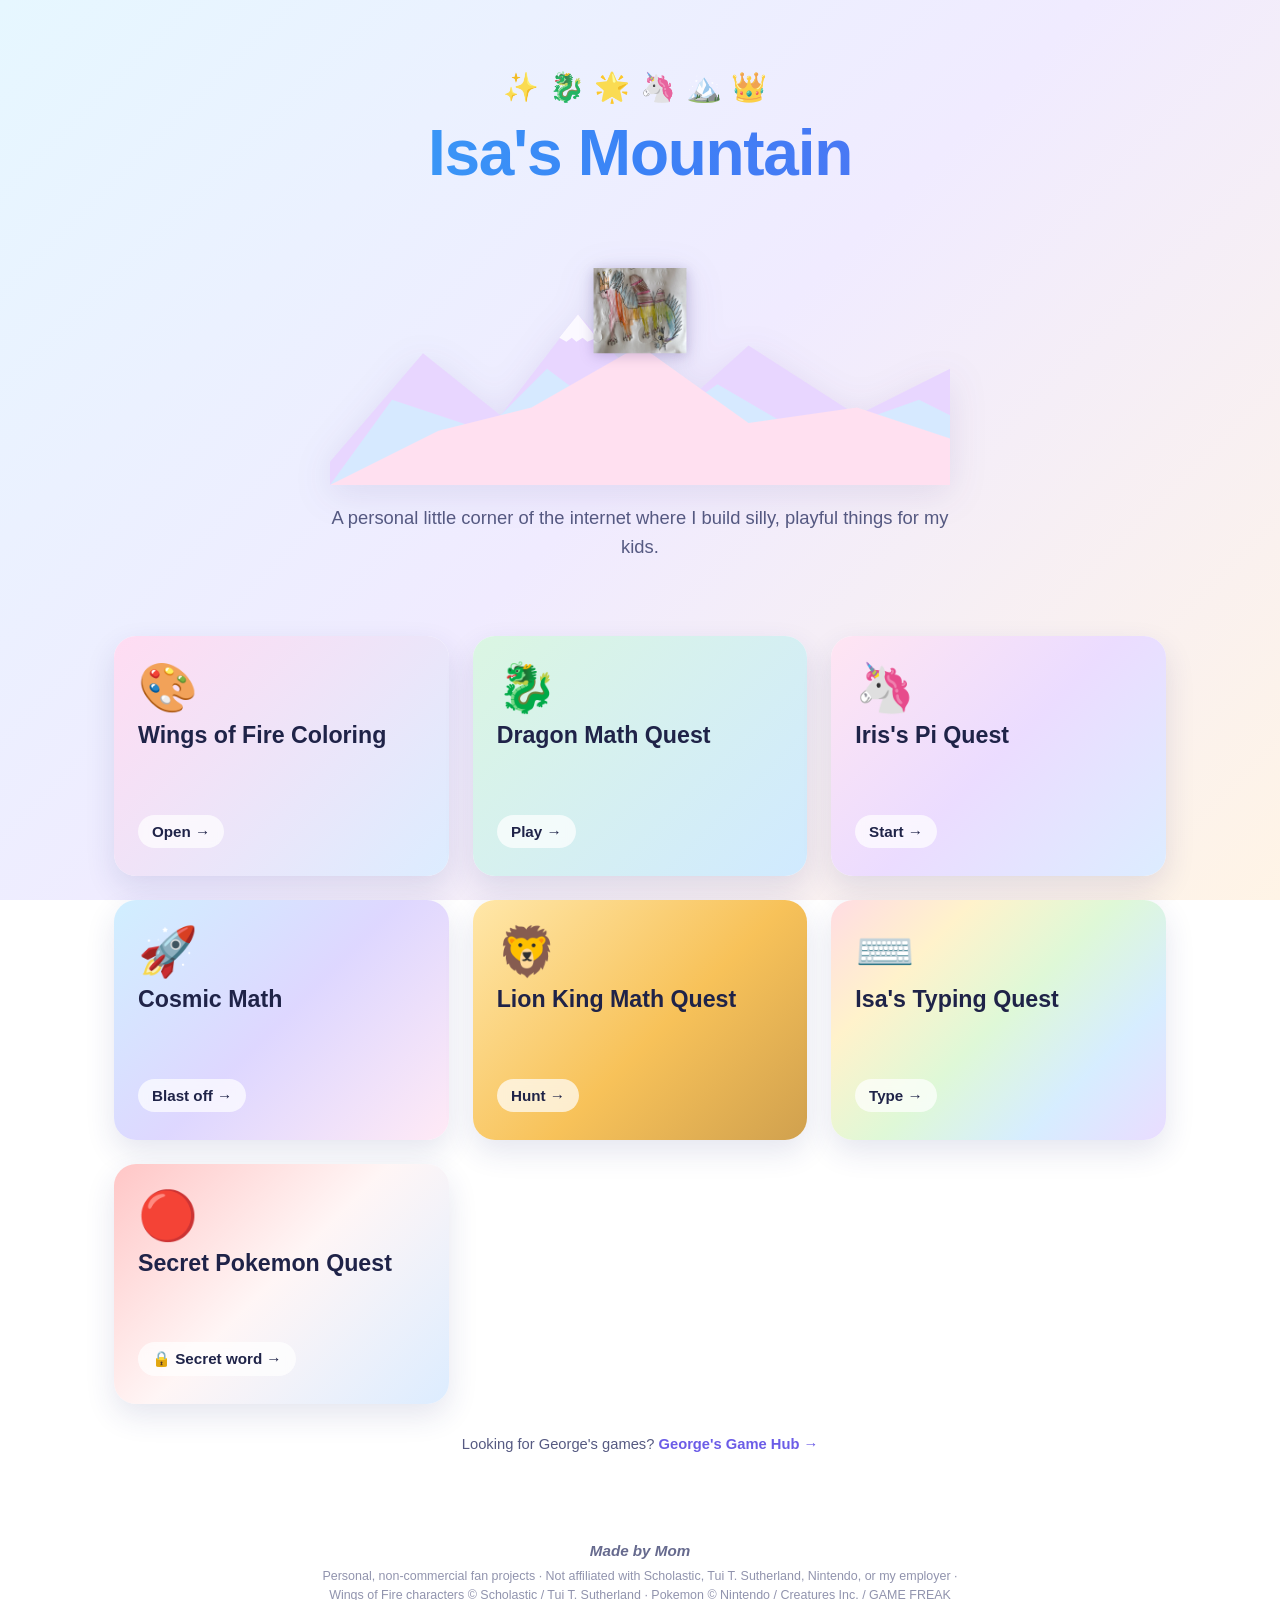
<file: index.html>
<!DOCTYPE html>
<html lang="en">
<head>
  <meta charset="UTF-8" />
  <meta name="viewport" content="width=device-width, initial-scale=1.0" />
  <title>Isa's Mountain — fun things for Iris</title>
  <link rel="stylesheet" href="styles.css?v=20260912" />
</head>
<body>
  <header class="hero">
    <div class="sparkles" aria-hidden="true">
      <span>✨</span><span>🐉</span><span>🌟</span><span>🦄</span><span>🏔️</span><span>👑</span>
    </div>
    <h1>Isa's Mountain</h1>
    <div class="hero-visual">
      <svg class="mountain" viewBox="0 0 800 360" xmlns="http://www.w3.org/2000/svg" preserveAspectRatio="xMidYMax meet" role="img" aria-label="Isa, Iris's dragon, perched on a mountain peak">
        <!-- back range -->
        <path d="M 0 330 L 120 190 L 220 270 L 320 140 L 440 270 L 540 180 L 680 270 L 800 210 L 800 360 L 0 360 Z" fill="#e8d6ff" />
        <!-- snow on back peak -->
        <path d="M 296 170 L 320 140 L 344 170 L 332 175 L 326 170 L 318 175 L 312 170 L 305 175 Z" fill="#ffffff" opacity="0.85" />
        <!-- mid range -->
        <path d="M 0 360 L 80 250 L 200 290 L 280 210 L 400 300 L 500 230 L 620 300 L 760 250 L 800 270 L 800 360 Z" fill="#d6e9ff" />
        <!-- front range (the tallest peak Isa stands on) -->
        <path d="M 0 360 L 140 290 L 260 260 L 400 180 L 540 280 L 680 260 L 800 300 L 800 360 Z" fill="#ffe0f0" />
        <!-- Isa, queen of the mountain — bottom-centered on the front peak (400, 180) -->
        <image href="images/isa.png" x="340" y="80" width="120" height="110" preserveAspectRatio="xMidYMax meet" />
      </svg>
    </div>
    <p class="tagline">A personal little corner of the internet where I build silly, playful things for my kids.</p>
  </header>

  <main>
    <section class="cards">

      <a class="card card--coloring" href="https://angelakim0126.github.io/wings-of-fire-coloring/">
        <div class="card__emoji">🎨</div>
        <h2>Wings of Fire Coloring</h2>
        <span class="card__cta">Open →</span>
      </a>

      <a class="card card--snake" href="https://angelakim0126.github.io/dragon-math-quest/">
        <div class="card__emoji">🐉</div>
        <h2>Dragon Math Quest</h2>
        <span class="card__cta">Play →</span>
      </a>

      <a class="card card--pi-iris" href="https://angelakim0126.github.io/pi-iris/">
        <div class="card__emoji">🦄</div>
        <h2>Iris's Pi Quest</h2>
        <span class="card__cta">Start →</span>
      </a>

      <a class="card card--cosmic" href="https://angelakim0126.github.io/iris-math/">
        <div class="card__emoji">🚀</div>
        <h2>Cosmic Math</h2>
        <span class="card__cta">Blast off →</span>
      </a>

      <a class="card card--lionking" href="lion-king-math/">
        <div class="card__emoji">🦁</div>
        <h2>Lion King Math Quest</h2>
        <span class="card__cta">Hunt →</span>
      </a>

      <a class="card card--typing" href="typing-quest/">
        <div class="card__emoji">⌨️</div>
        <h2>Isa's Typing Quest</h2>
        <span class="card__cta">Type →</span>
      </a>

      <a class="card card--pokemon" href="pokemon-quest/">
        <div class="card__emoji">🔴</div>
        <h2>Secret Pokemon Quest</h2>
        <span class="card__cta">🔒 Secret word →</span>
      </a>

    </section>

    <p class="sibling-link">Looking for George's games? <a href="https://angelakim0126.github.io/gaminghub/">George's Game Hub →</a></p>
  </main>

  <footer>
    <p class="made-by">Made by Mom</p>
    <p class="disclaimer">Personal, non-commercial fan projects · Not affiliated with Scholastic, Tui T. Sutherland, Nintendo, or my employer · Wings of Fire characters © Scholastic / Tui T. Sutherland · Pokemon © Nintendo / Creatures Inc. / GAME FREAK</p>
  </footer>
</body>
</html>
</file>
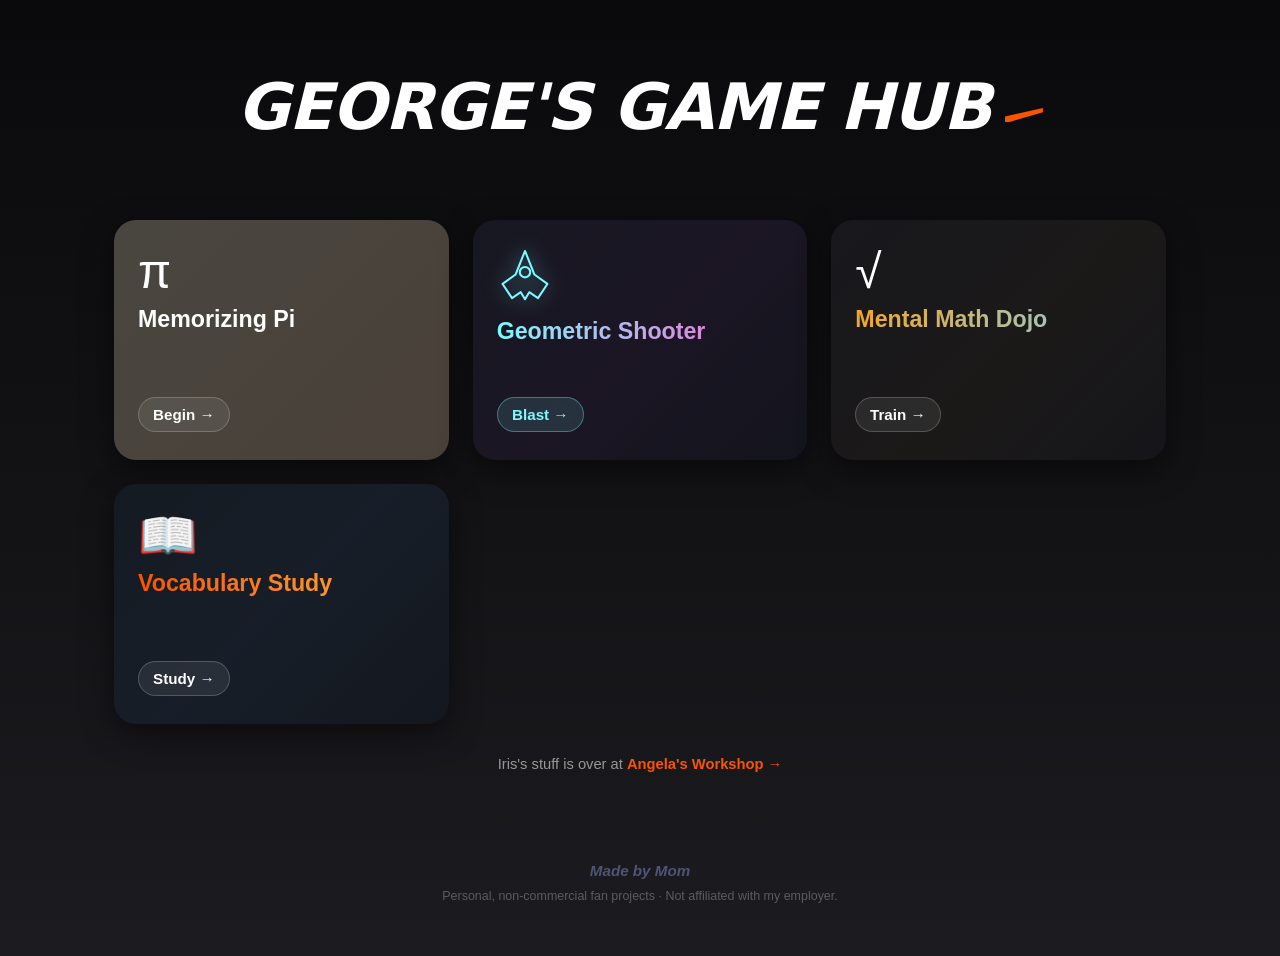
<file: gaminghub/index.html>
<!DOCTYPE html>
<html lang="en">
<head>
  <meta charset="UTF-8" />
  <meta name="viewport" content="width=device-width, initial-scale=1.0" />
  <title>George's Game Hub</title>
  <link rel="stylesheet" href="../styles.css?v=20260725a" />
</head>
<body class="mode-george">
  <header class="hero">
    <div class="title-row">
      <h1>George's Game Hub</h1>
    </div>
  </header>

  <main>
    <section class="cards">

      <a class="card card--pi-george" href="https://angelakim0126.github.io/pi/">
        <div class="card__emoji">π</div>
        <h2>Memorizing Pi</h2>
        <span class="card__cta">Begin →</span>
      </a>

      <a class="card card--storm" href="https://angelakim0126.github.io/geometry-storm/">
        <div class="card__emoji card__emoji--ship" aria-hidden="true">
          <svg viewBox="-45 -55 90 95" xmlns="http://www.w3.org/2000/svg" fill="none" stroke="#7df9ff" stroke-width="3.5" stroke-linejoin="round" stroke-linecap="round">
            <path d="M 0 -50 L -16 -10 L -38 6 L -22 30 L -7.2 20 L 0 32 L 7.2 20 L 22 30 L 38 6 L 16 -10 Z" />
            <circle cx="0" cy="-14" r="8.8" />
          </svg>
        </div>
        <h2>Geometric Shooter</h2>
        <span class="card__cta">Blast →</span>
      </a>

      <a class="card card--dojo" href="https://angelakim0126.github.io/mental-math/">
        <div class="card__emoji">√</div>
        <h2>Mental Math Dojo</h2>
        <span class="card__cta">Train →</span>
      </a>

      <a class="card card--word-smart" href="https://angelakim0126.github.io/word-smart/">
        <div class="card__emoji">📖</div>
        <h2>Vocabulary Study</h2>
        <span class="card__cta">Study →</span>
      </a>

    </section>

    <p class="sibling-link">Iris's stuff is over at <a href="https://angelakim0126.github.io/">Angela's Workshop →</a></p>
  </main>

  <footer>
    <p class="made-by">Made by Mom</p>
    <p class="disclaimer">Personal, non-commercial fan projects · Not affiliated with my employer.</p>
  </footer>
</body>
</html>
</file>
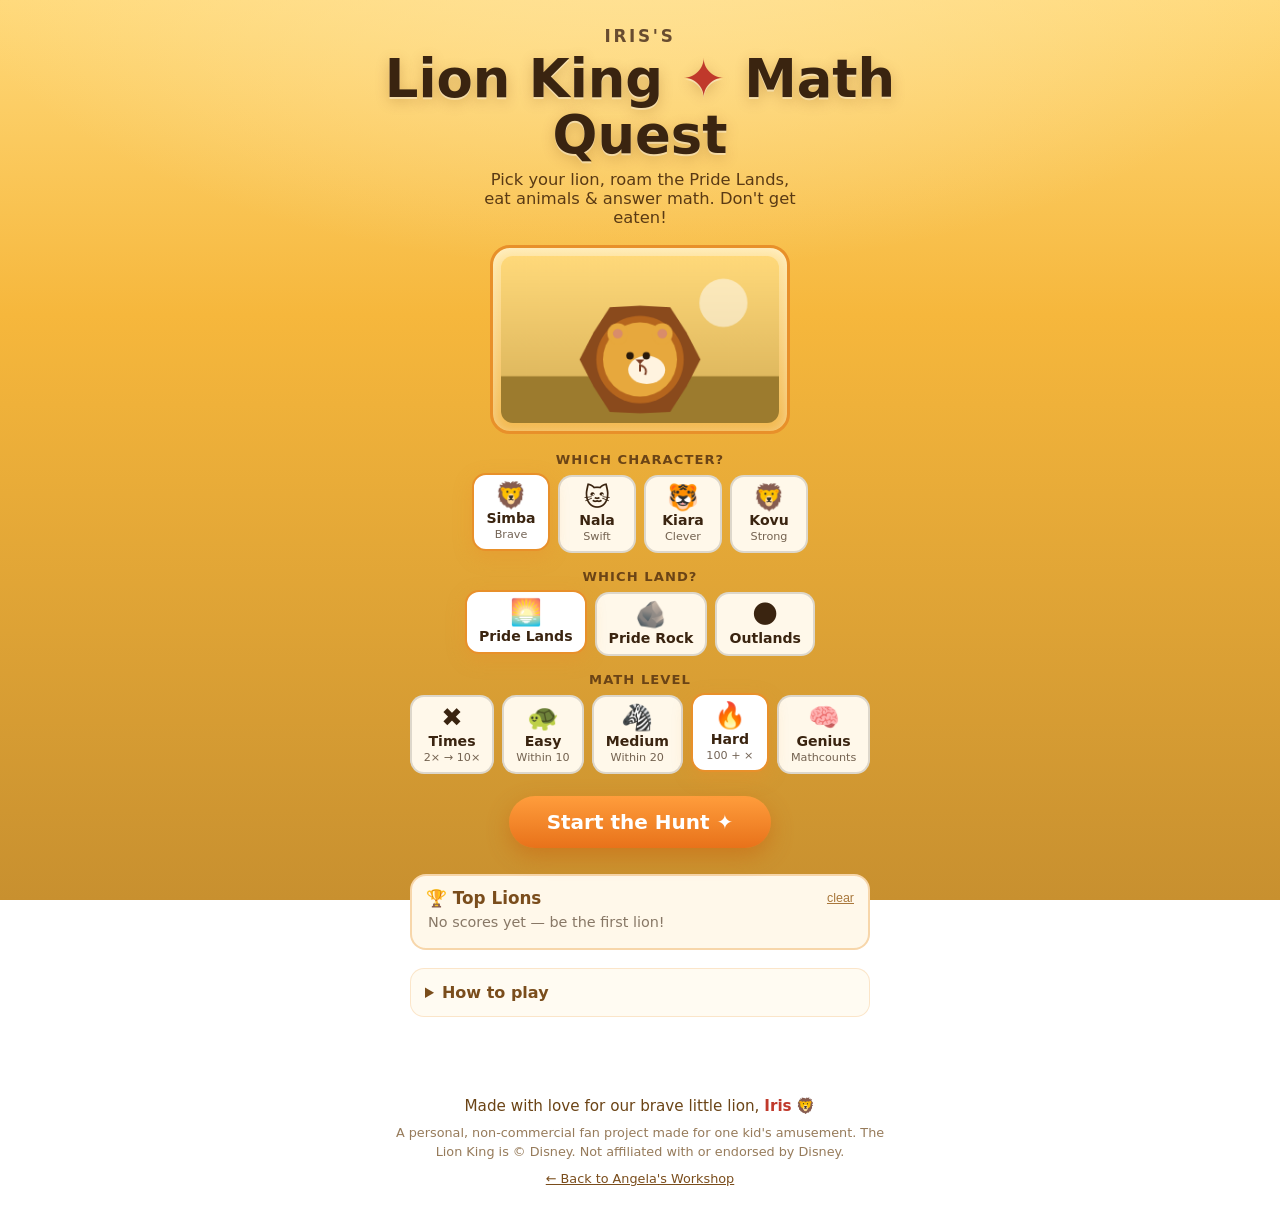
<file: lion-king-math/index.html>
<!DOCTYPE html>
<html lang="en">
<head>
  <meta charset="UTF-8">
  <meta name="viewport" content="width=device-width, initial-scale=1.0, maximum-scale=1.0, user-scalable=no">
  <meta name="robots" content="noindex, nofollow, noarchive, nosnippet">
  <title>Iris's Lion King Math Quest</title>
  <link rel="icon" href="data:image/svg+xml,%3Csvg xmlns='http://www.w3.org/2000/svg' viewBox='0 0 100 100'%3E%3Ctext y='.9em' font-size='90'%3E🦁%3C/text%3E%3C/svg%3E">
<style>
  :root{
    --gold:#f6b73c; --gold-2:#e8902a; --sun:#ffcf5a;
    --grass-1:#c8a24a; --grass-2:#9c7b2e;
    --ink:#3a2410; --cream:#fff7e6;
    --rock-1:#7a5230; --rock-2:#4e3320;
    --out-1:#3b3f33; --out-2:#23271d;
    --good:#5fc36a; --bad:#e25b4a;
  }
  *{box-sizing:border-box;margin:0;padding:0}
  html,body{height:100%}
  body{
    font-family:'Trebuchet MS','Segoe UI',system-ui,sans-serif;
    color:var(--ink);
    background:
      radial-gradient(1200px 600px at 50% -10%, #ffe39a 0%, transparent 60%),
      linear-gradient(180deg,#ffd97a 0%, #f6b73c 35%, #c8902f 100%);
    background-attachment:fixed;
    min-height:100%;
    overflow-x:hidden;
    -webkit-tap-highlight-color:transparent;
  }
  .screen{display:none;min-height:100vh;width:100%}
  .screen.active{display:block}
  .screen.overlay{
    display:none;position:fixed;inset:0;z-index:50;
    background:rgba(40,24,8,.78);backdrop-filter:blur(4px);
  }
  .screen.overlay.active{display:flex;align-items:center;justify-content:center}
  .screen-inner{
    max-width:680px;margin:0 auto;padding:26px 20px 60px;text-align:center;
  }
  .overlay .screen-inner{
    background:var(--cream);border-radius:24px;box-shadow:0 24px 60px rgba(0,0,0,.4);
    padding:30px 26px;max-width:440px;border:3px solid var(--gold-2);
  }

  /* ===== Start screen ===== */
  .title-name{font-size:1.05rem;letter-spacing:.16em;text-transform:uppercase;color:var(--rock-2);font-weight:bold;opacity:.85}
  h1{
    font-size:clamp(2rem,7vw,3.3rem);line-height:1.05;margin:.1em 0 .15em;
    color:var(--ink);text-shadow:0 2px 0 #fff6, 0 4px 14px rgba(120,60,0,.25);
  }
  h1 .crown{color:#c0392b}
  .subtitle{font-size:1.02rem;max-width:30ch;margin:.3em auto 1.1em;color:#5a3a14}

  .lion-preview{
    background:linear-gradient(180deg,#ffe7a6,#f3b94f);
    border:3px solid var(--gold-2);border-radius:20px;
    padding:8px;margin:0 auto 18px;max-width:300px;
    box-shadow:inset 0 2px 12px rgba(255,255,255,.4);
  }
  canvas#preview-canvas{width:100%;height:auto;display:block;border-radius:12px}

  .picker-section{margin:0 auto 16px;max-width:560px}
  .picker-label{font-weight:bold;text-transform:uppercase;letter-spacing:.08em;font-size:.82rem;color:#6b4416;margin-bottom:8px}

  .picker{display:flex;flex-wrap:wrap;gap:8px;justify-content:center}
  .chip{
    cursor:pointer;border:2px solid #00000022;border-radius:14px;
    background:#fff8ea;padding:8px 12px;font:inherit;color:var(--ink);
    display:flex;flex-direction:column;align-items:center;gap:2px;min-width:78px;
    transition:transform .08s, box-shadow .12s, border-color .12s;
  }
  .chip:hover{transform:translateY(-2px)}
  .chip.selected{border-color:var(--gold-2);background:#fff;box-shadow:0 6px 18px rgba(232,144,42,.35);transform:translateY(-2px)}
  .chip .chip-emoji{font-size:1.6rem;line-height:1}
  .chip .chip-name{font-weight:bold;font-size:.88rem}
  .chip .chip-desc{font-size:.7rem;opacity:.7}
  .chip.locked{opacity:.45;filter:grayscale(.6);cursor:not-allowed}

  .big-btn{
    cursor:pointer;border:none;border-radius:50px;font:inherit;font-weight:bold;
    font-size:1.25rem;color:#fff;padding:14px 38px;margin:6px auto 8px;
    background:linear-gradient(180deg,#ff9d3c,#e8721a);
    box-shadow:0 8px 22px rgba(200,90,10,.45);
    transition:transform .08s, box-shadow .12s;
  }
  .big-btn:hover{transform:translateY(-2px);box-shadow:0 12px 28px rgba(200,90,10,.5)}
  .big-btn:active{transform:translateY(1px)}
  .text-btn{cursor:pointer;background:none;border:none;color:#7a4d1c;font:inherit;text-decoration:underline;margin-top:10px;font-size:.95rem}
  .small-btn{cursor:pointer;border:none;border-radius:10px;background:var(--gold-2);color:#fff;font:inherit;font-weight:bold;padding:7px 14px}

  .leaderboard-card{
    background:#fff8ea;border:2px solid #e8902a55;border-radius:16px;
    padding:12px 14px;margin:18px auto 0;max-width:460px;text-align:left;
  }
  .lb-header{display:flex;align-items:center;justify-content:space-between}
  .leaderboard-card h3{font-size:1.05rem;color:#7a4d1c}
  .lb-clear{cursor:pointer;background:none;border:none;color:#a9783c;font-size:.78rem;text-decoration:underline}
  .lb-row{display:flex;align-items:center;gap:8px;padding:5px 2px;border-top:1px dashed #d9b87a}
  .lb-row:first-child{border-top:none}
  .lb-rank{width:1.4em;font-weight:bold;color:#c0392b}
  .lb-emoji{font-size:1.1rem}
  .lb-name{flex:1;font-weight:bold;overflow:hidden;text-overflow:ellipsis;white-space:nowrap}
  .lb-meta{font-size:.72rem;opacity:.7}
  .lb-score{font-weight:bold;color:#7a4d1c}
  .lb-empty{opacity:.6;font-size:.9rem;padding:6px 2px}

  details.how-to-play{margin:18px auto 0;max-width:460px;text-align:left;background:#fff8ea99;border-radius:14px;padding:6px 14px;border:1px solid #e8902a33}
  details.how-to-play summary{cursor:pointer;font-weight:bold;padding:8px 0;color:#7a4d1c}
  details.how-to-play ul{margin:6px 0 12px;padding-left:18px;line-height:1.6;font-size:.92rem}

  /* ===== Game screen ===== */
  .hud{
    display:flex;flex-wrap:wrap;gap:6px 14px;align-items:center;justify-content:center;
    padding:8px 10px;background:#3a2410ee;color:#ffe7a6;position:sticky;top:0;z-index:5;
  }
  .hud-item{display:flex;flex-direction:column;align-items:center;line-height:1;min-width:48px}
  .hud-label{font-size:.6rem;text-transform:uppercase;letter-spacing:.08em;opacity:.75}
  .hud-value{font-size:1.15rem;font-weight:bold;color:#ffcf5a}
  .hud-hearts{font-size:1.05rem;letter-spacing:1px}
  .hud-btn{cursor:pointer;border:none;border-radius:10px;background:#ffffff22;color:#ffe7a6;font:inherit;font-weight:bold;padding:6px 10px;font-size:.85rem}
  .hud-btn-pause{background:#e8721a}

  .math-banner{
    background:linear-gradient(180deg,#fff4d6,#ffe2a3);
    border-bottom:3px solid var(--gold-2);
    padding:7px 12px;text-align:center;position:sticky;top:0;z-index:4;
  }
  .math-banner-row{display:flex;align-items:center;justify-content:center;gap:10px}
  .math-label{font-size:.8rem;font-weight:bold;text-transform:uppercase;letter-spacing:.06em;color:#9c5a17}
  .math-timer{font-weight:bold;color:#c0392b;font-variant-numeric:tabular-nums}
  .math-timer.countdown{animation:pulse .6s infinite alternate}
  @keyframes pulse{to{transform:scale(1.18)}}
  .math-problem{display:block;font-size:clamp(1.25rem,5vw,1.9rem);font-weight:bold;color:var(--ink);margin-top:2px}

  .canvas-wrap{position:relative;width:100%;max-width:1100px;margin:0 auto;touch-action:none}
  canvas#game-canvas{display:block;width:100%;height:auto;background:#c2a04a;border-bottom:4px solid #6b4416}
  .joystick{position:absolute;left:18px;bottom:18px;width:120px;height:120px;border-radius:50%;background:#ffffff22;border:2px solid #ffffff44;display:none;touch-action:none}
  .joystick.show{display:block}
  .joystick-stick{position:absolute;left:35px;top:35px;width:50px;height:50px;border-radius:50%;background:#ffffffaa;border:2px solid #fff}

  .power-banner{display:flex;gap:8px;justify-content:center;flex-wrap:wrap;padding:6px 10px;background:#3a2410dd}
  .power-banner.hidden{display:none}
  .power-banner .pwr{
    display:inline-flex;align-items:center;gap:5px;font-weight:bold;font-size:.85rem;
    color:#fff;background:var(--c,#e2483a);padding:4px 12px;border-radius:40px;
    box-shadow:0 0 14px var(--c,#e2483a);
  }
  .action-bar{display:flex;gap:10px;justify-content:center;padding:10px 10px 4px;flex-wrap:wrap}
  .action-btn{
    cursor:pointer;border:none;border-radius:16px;font:inherit;color:var(--ink);
    background:linear-gradient(180deg,#fff4d6,#ffd98a);border:2px solid var(--gold-2);
    display:flex;flex-direction:column;align-items:center;gap:1px;min-width:92px;padding:8px 14px;
    box-shadow:0 4px 12px rgba(200,90,10,.3);transition:transform .06s, opacity .12s;
    -webkit-user-select:none;user-select:none;touch-action:manipulation;
  }
  .action-btn:active{transform:translateY(2px)}
  .action-btn.cooling{opacity:.4;filter:grayscale(.5)}
  .action-btn .act-emoji{font-size:1.5rem;line-height:1}
  .action-btn .act-name{font-weight:bold;font-size:.92rem}
  .action-btn .act-key{font-size:.62rem;opacity:.6;border:1px solid #0003;border-radius:4px;padding:0 4px}
  .controls-hint{text-align:center;padding:8px;font-size:.85rem;color:#5a3a14}
  kbd{background:#fff;border:1px solid #b98;border-bottom-width:2px;border-radius:5px;padding:1px 6px;font-family:inherit;font-size:.8rem}

  .toast{position:fixed;left:50%;top:84px;transform:translateX(-50%);z-index:30;background:#3a2410ee;color:#ffe7a6;padding:10px 20px;border-radius:40px;font-weight:bold;opacity:0;transition:opacity .25s, top .25s;pointer-events:none;box-shadow:0 8px 24px rgba(0,0,0,.35)}
  .toast.show{opacity:1;top:96px}
  .toast.good{background:#2f7d3a}
  .toast.bad{background:#b03a2e}

  /* game over */
  .final-stats{display:flex;justify-content:center;gap:18px;margin:14px 0}
  .stat{display:flex;flex-direction:column;align-items:center}
  .stat-label{font-size:.72rem;text-transform:uppercase;letter-spacing:.06em;color:#9c5a17}
  .stat-val{font-size:1.6rem;font-weight:bold;color:var(--ink)}
  .new-best{color:#c0392b;font-weight:bold;font-size:1.1rem}
  .hidden{display:none!important}
  .lb-name-row{display:flex;gap:8px;align-items:center;justify-content:center;flex-wrap:wrap;margin:8px 0}
  .lb-name-row input{padding:8px 10px;border-radius:10px;border:2px solid #d9b87a;font:inherit}

  footer.page-footer{text-align:center;padding:20px 16px 40px;color:#6b4416;font-size:.8rem}
  .dedication{font-size:.95rem;margin-bottom:8px}
  .dedication span{font-weight:bold;color:#c0392b}
  .disclaimer{max-width:60ch;margin:0 auto;opacity:.7;line-height:1.5}
  .back-hub{display:inline-block;margin-top:10px;color:#7a4d1c}
</style>
</head>
<body>

<!-- ===== START SCREEN ===== -->
<section id="start-screen" class="screen active">
  <div class="screen-inner">
    <p class="title-name">Iris's</p>
    <h1>Lion King <span class="crown">✦</span> Math Quest</h1>
    <p class="subtitle">Pick your lion, roam the Pride Lands, eat animals & answer math. Don't get eaten!</p>

    <div class="lion-preview" aria-hidden="true">
      <canvas id="preview-canvas" width="300" height="180"></canvas>
    </div>

    <div class="picker-section">
      <p class="picker-label">Which character?</p>
      <div id="lion-picker" class="picker" role="radiogroup" aria-label="Pick your lion"></div>
    </div>

    <div class="picker-section">
      <p class="picker-label">Which land?</p>
      <div id="land-picker" class="picker" role="radiogroup" aria-label="Pick your land"></div>
    </div>

    <div class="picker-section">
      <p class="picker-label">Math level</p>
      <div id="diff-picker" class="picker" role="radiogroup" aria-label="Math difficulty"></div>
    </div>

    <button id="start-btn" class="big-btn">Start the Hunt ✦</button>

    <div class="leaderboard-card">
      <div class="lb-header">
        <h3>🏆 Top Lions</h3>
        <button id="clear-lb-btn" class="lb-clear" title="Clear leaderboard">clear</button>
      </div>
      <div id="start-leaderboard"></div>
    </div>

    <details class="how-to-play">
      <summary>How to play</summary>
      <ul>
        <li>🎮 <strong>Move</strong> with arrow keys / WASD, or on a phone/iPad just <strong>touch where you want to go</strong> — your lion walks right to your finger and stops there.</li>
        <li>🐢 <strong>Eat other animals</strong> (turtles, fish, gazelles) for points and to grow.</li>
        <li>🏷️ Every lion shows its <strong>level</strong> on a badge — <span style="color:#2f9d46;font-weight:bold">green</span> means you can beat it, <span style="color:#d8362a;font-weight:bold">red</span> means it out-levels you. Your own level (★) is on Iris. Beat lions and answer math to level up!</li>
        <li>🥊 <strong>Fight other lions</strong> three ways: <strong>Scratch</strong> (J) is quick and hits all around you (same level or lower), <strong>Bite</strong> (K) is strong enough to beat lions up to 2 levels higher, and <strong>Jump-on</strong> (L) leaps at the nearest lion (up to 1 level higher). Run from much higher-level lions and hyenas!</li>
        <li>✨ <strong>Grab powers</strong> floating in the grass: 🛡️ <strong>Shield</strong> (a red bubble that protects you), 🔥 <strong>Roar</strong> (beat ANY lion and scare them away), 💨 <strong>Speed</strong> (run super fast).</li>
        <li>🧮 A <strong>math problem</strong> pops up with FOUR answer stones (1 right, 3 wrong). Eat the RIGHT one to LEVEL UP and grow big!</li>
        <li>❤️ Eating a wrong answer or getting caught costs a heart. Lose all hearts and it's game over.</li>
        <li>🌀 The edges <strong>wrap around</strong> — leave one side, appear on the other.</li>
      </ul>
    </details>
  </div>
</section>

<!-- ===== GAME SCREEN ===== -->
<section id="game-screen" class="screen">
  <div class="hud">
    <div class="hud-item"><span class="hud-label">Score</span><span id="hud-score" class="hud-value">0</span></div>
    <div class="hud-item"><span class="hud-label">Lion Lv</span><span id="hud-size" class="hud-value">1</span></div>
    <div class="hud-item"><span class="hud-label">Math Lv</span><span id="hud-level" class="hud-value">1</span></div>
    <div class="hud-item"><span class="hud-label">Hearts</span><span id="hud-hearts" class="hud-value hud-hearts">❤️❤️❤️</span></div>
    <div class="hud-item"><span class="hud-label">Best</span><span id="hud-best" class="hud-value">0</span></div>
    <div class="hud-item"><span class="hud-label">Time</span><span id="hud-timer" class="hud-value">5:00</span></div>
    <button id="mute-btn" class="hud-btn" aria-label="Mute">🔊</button>
    <button id="pause-btn" class="hud-btn hud-btn-pause">⏸ Pause</button>
  </div>

  <div id="math-banner" class="math-banner">
    <div class="math-banner-row">
      <span id="math-label" class="math-label">Roam and hunt…</span>
      <span id="math-timer" class="math-timer"></span>
    </div>
    <span id="math-problem" class="math-problem">Eat animals to grow!</span>
  </div>

  <div id="power-banner" class="power-banner hidden"></div>

  <div class="canvas-wrap">
    <canvas id="game-canvas"></canvas>
    <div id="joystick" class="joystick"><div class="joystick-stick"></div></div>
  </div>

  <div class="action-bar">
    <button id="act-scratch" class="action-btn"><span class="act-emoji">🐾</span><span class="act-name">Scratch</span><span class="act-key">J</span></button>
    <button id="act-bite" class="action-btn"><span class="act-emoji">🦷</span><span class="act-name">Bite</span><span class="act-key">K</span></button>
    <button id="act-pounce" class="action-btn"><span class="act-emoji">⬇️</span><span class="act-name">Jump on</span><span class="act-key">L</span></button>
  </div>

  <div class="controls-hint">
    <p>Move with <kbd>↑</kbd><kbd>↓</kbd><kbd>←</kbd><kbd>→</kbd>/WASD/drag · Fight: <kbd>J</kbd> Scratch <kbd>K</kbd> Bite <kbd>L</kbd> Jump-on · <kbd>Space</kbd> pause</p>
  </div>
</section>

<!-- ===== PAUSE SCREEN ===== -->
<section id="pause-screen" class="screen overlay">
  <div class="screen-inner">
    <h2>Paused 🐾</h2>
    <button id="resume-btn" class="big-btn">Resume</button><br>
    <button id="quit-btn" class="text-btn">Back to start</button>
  </div>
</section>

<!-- ===== GAME OVER SCREEN ===== -->
<section id="gameover-screen" class="screen overlay">
  <div class="screen-inner">
    <h2 id="gameover-title">Oh no!</h2>
    <p id="gameover-msg" class="subtitle">A bigger lion got you!</p>

    <div class="final-stats">
      <div class="stat"><span class="stat-label">Score</span><span id="final-score" class="stat-val">0</span></div>
      <div class="stat"><span class="stat-label">Size</span><span id="final-size" class="stat-val">1</span></div>
      <div class="stat"><span class="stat-label">Math Lv</span><span id="final-level" class="stat-val">1</span></div>
    </div>

    <p id="new-best" class="new-best hidden">🏆 NEW HIGH SCORE!</p>

    <div id="lb-name-row" class="lb-name-row hidden">
      <label for="lb-name-input">Save your score:</label>
      <input id="lb-name-input" type="text" maxlength="16" placeholder="Your name" autocomplete="off">
      <button id="save-score-btn" class="small-btn">Save</button>
    </div>

    <div class="leaderboard-card">
      <h3>🏆 Top Lions</h3>
      <div id="gameover-leaderboard"></div>
    </div>

    <button id="play-again-btn" class="big-btn">Play Again ✦</button><br>
    <button id="home-btn" class="text-btn">Back to start</button>
  </div>
</section>

<div id="toast" class="toast"></div>

<footer class="page-footer">
  <p class="dedication">Made with love for our brave little lion, <span>Iris</span> 🦁</p>
  <p class="disclaimer">
    A personal, non-commercial fan project made for one kid's amusement.
    The Lion King is © Disney. Not affiliated with or endorsed by Disney.
  </p>
  <a class="back-hub" href="../">← Back to Angela's Workshop</a>
</footer>

<script>
(function(){
  "use strict";
  const $ = id => document.getElementById(id);

  // ===== World constants =====
  const PLAY_W = 1400, PLAY_H = 900;
  const MATH_ANSWER_TIMEOUT_MS = 22000;
  const MATH_ANSWER_TIMEOUT_GENIUS_MS = 40000;
  const GAME_SECONDS = 5 * 60;

  const canvas = $('game-canvas');
  const ctx = canvas.getContext('2d');
  const pctx = $('preview-canvas').getContext('2d');

  // ===== Characters =====
  const LIONS = [
    { id:'simba', name:'Simba',  emoji:'🦁', desc:'Brave',   coat:'#e7a83d', mane:'#8a4a1c', mane2:'#b5651d', female:false },
    { id:'nala',  name:'Nala',   emoji:'🐱', desc:'Swift',   coat:'#d8b06a', mane:null,      mane2:null,      female:true  },
    { id:'kiara', name:'Kiara',  emoji:'🐯', desc:'Clever',  coat:'#ecc079', mane:null,      mane2:null,      female:true  },
    { id:'kovu',  name:'Kovu',   emoji:'🦁', desc:'Strong',  coat:'#9c7a4a', mane:'#3a2410', mane2:'#5a3a1c', female:false },
  ];

  const LANDS = [
    { id:'pridelands', name:'Pride Lands', emoji:'🌅', g1:'#d4ad55', g2:'#9c7b2e', sky:'#ffd97a', detail:'grass' },
    { id:'priderock',  name:'Pride Rock',  emoji:'🪨', g1:'#a87a4e', g2:'#6e4a2c', sky:'#e8a766', detail:'rock'  },
    { id:'outlands',   name:'Outlands',    emoji:'🌑', g1:'#5a5f4a', g2:'#33372a', sky:'#7c8466', detail:'gloom' },
  ];

  const DIFFS = [
    { id:'times',  emoji:'✖️', name:'Times',  desc:'2× → 10×' },
    { id:'easy',   emoji:'🐢', name:'Easy',   desc:'Within 10' },
    { id:'medium', emoji:'🦓', name:'Medium', desc:'Within 20' },
    { id:'hard',   emoji:'🔥', name:'Hard',   desc:'100 + ×' },
    { id:'genius', emoji:'🧠', name:'Genius', desc:'Mathcounts' },
  ];

  // Prey "other animals" (eat for small points)
  const PREY = [
    {emoji:'🐢',pts:3}, {emoji:'🐟',pts:3}, {emoji:'🦓',pts:4},
    {emoji:'🦌',pts:4}, {emoji:'🐗',pts:5}, {emoji:'🐇',pts:3},
    {emoji:'🦡',pts:4}, {emoji:'🐹',pts:2},
  ];
  // Predators that are dangerous if bigger than you
  const PRED_EMOJI = ['🦁','🐆','🐅','🦓']; // smaller lions / cats you can fight
  const HYENA = '🐺';

  // Power-ups (collectibles that float in the grass and grant a timed effect)
  const POWERS = {
    shield: { emoji:'🛡️', name:'Shield', color:'#e2483a', dur:11 }, // red bubble — protects you
    roar:   { emoji:'🔥', name:'Roar',   color:'#ff8a1e', dur:8  }, // beat ANY lion; lions flee
    speed:  { emoji:'💨', name:'Speed',  color:'#3fb6e6', dur:8  }, // run much faster
  };
  // Fight moves: range/threshold/cooldown per move
  // thresh = how many LEVELS above Iris this move can still beat
  const MOVES = {
    scratch: { range:1.9, thresh:0, cool:0.45, label:'Scratch! +' }, // quick, hits all around (same level or lower)
    bite:    { range:1.4, thresh:2, cool:1.0,  label:'Bite! +'    }, // strong, beats up to +2 levels
    pounce:  { range:300, thresh:1, cool:1.3,  label:'Jump on! +' }, // leaps at nearest lion, beats up to +1 level
  };

  // ===== State =====
  const state = {
    selLion: 'simba', selLand: 'pridelands', difficulty: 'hard',
    running:false, paused:false,
    score:0, size:1, level:1, hearts:3,
    best: 0,
    timeLeft: GAME_SECONDS,
    player:null,
    prey:[], lions:[], answers:[], particles:[], floaters:[], powerups:[],
    math:null, mathDeadline:0, mathActive:false,
    nextMathAt:0, nextPreyAt:0, nextPowerupAt:0,
    effects:{shield:0,roar:0,speed:0},
    cooldowns:{scratch:0,bite:0,pounce:0},
    attackFx:null, invuln:0, tAccum:0,
    cam:{x:0,y:0},
    keys:{}, target:null,
    timesTable:2, timesB:1, lastGeniusKind:null,
    muted:false,
    lastTs:0, accTimer:0,
    screenShake:0,
  };

  // ===== Storage =====
  const LB_KEY = 'lkmq_leaderboard_v1';
  const BEST_KEY = 'lkmq_best_v1';
  function loadLB(){ try{ return JSON.parse(localStorage.getItem(LB_KEY))||[] }catch(e){return []} }
  function saveLB(lb){ try{ localStorage.setItem(LB_KEY, JSON.stringify(lb.slice(0,8))) }catch(e){} }
  function loadBest(){ const v=+localStorage.getItem(BEST_KEY); return isFinite(v)?v:0; }
  function saveBest(v){ try{ localStorage.setItem(BEST_KEY, String(v)) }catch(e){} }

  // ===== Math helpers (ported from Dragon Math Quest) =====
  function randInt(min,max){ return Math.floor(Math.random()*(max-min+1))+min; }
  function choice(arr){ return arr[Math.floor(Math.random()*arr.length)]; }
  function gcd(a,b){ while(b){[a,b]=[b,a%b];} return a; }
  function lcm(a,b){ return (a*b)/gcd(a,b); }

  function makeMathProblem(){
    const d = state.difficulty;
    let problemText, answer;

    if (d === 'times') {
      if (!state.timesTable) state.timesTable = 2;
      if (!state.timesB) state.timesB = 1;
      const a = state.timesTable, b = state.timesB;
      answer = a * b; problemText = `${a} × ${b} = ?`;
      state.timesB += 1;
      if (state.timesB > 9){ state.timesB = 1; state.timesTable += 1; if (state.timesTable > 10) state.timesTable = 2; }
    } else if (d === 'easy') {
      const op = choice(['+','-']);
      if (op==='+'){ const a=randInt(0,9), b=randInt(0,10-a); answer=a+b; problemText=`${a} + ${b} = ?`; }
      else { const a=randInt(2,10), b=randInt(0,a); answer=a-b; problemText=`${a} − ${b} = ?`; }
    } else if (d === 'medium') {
      const op = choice(['+','-']);
      if (op==='+'){ const a=randInt(2,18), b=randInt(1,20-a); answer=a+b; problemText=`${a} + ${b} = ?`; }
      else { const a=randInt(5,20), b=randInt(1,a); answer=a-b; problemText=`${a} − ${b} = ?`; }
    } else if (d === 'hard') {
      const op = choice(['+','-','×','×']);
      if (op==='+'){ const a=randInt(15,80), b=randInt(10,100-a); answer=a+b; problemText=`${a} + ${b} = ?`; }
      else if (op==='-'){ const a=randInt(20,99), b=randInt(5,a-1); answer=a-b; problemText=`${a} − ${b} = ?`; }
      else { const a=randInt(2,10), b=randInt(2,10); answer=a*b; problemText=`${a} × ${b} = ?`; }
    } else {
      const KINDS = [
        'alg2step','algebra3step','div_remainder',
        'sum_sqr','sum_cube','sum_evens','sum_odds',
        'arith_next','geom_next','sum_factorials',
        'fib','choose_n',
        'factor_count','lcm_three','mod_chain','consec_int',
        'big_mult','square_big','cube',
        'tri_area','rect_area_per','pythag','triangle_perimeter',
        'mean_list','median_list','count_range','count_evens',
        'compound_pct','percent_inverse',
        'power2','power3',
        'mixed','digit_sum',
        'gcf','lcm','factorial','percent',
      ];
      let kind, pickAttempts = 0;
      do { kind = choice(KINDS); pickAttempts++; }
      while (state.lastGeniusKind && kind === state.lastGeniusKind && pickAttempts < 4);
      state.lastGeniusKind = kind;
      switch(kind){
        case 'alg2step': {
          let x,a,c,b,dd,tries=0;
          do{ x=randInt(2,14); a=randInt(3,12); c=randInt(1,a-1); b=randInt(2,30); dd=a*x+b-c*x; tries++; }
          while((dd<=0||dd>80)&&tries<8);
          answer=x; problemText=`${a}x + ${b} = ${c}x + ${dd}, x = ?`; break;
        }
        case 'sum_sqr': { const n=randInt(5,15); answer=n*(n+1)*(2*n+1)/6; problemText=`1² + 2² + … + ${n}² = ?`; break; }
        case 'sum_cube': { const n=randInt(3,9); const s=n*(n+1)/2; answer=s*s; problemText=`1³ + 2³ + … + ${n}³ = ?`; break; }
        case 'fib': { const n=randInt(8,16); let a=1,b=1; for(let i=3;i<=n;i++){const c=a+b;a=b;b=c;} answer=b; problemText=`F(${n}) in Fibonacci = ?`; break; }
        case 'factor_count': {
          const primes=[2,3,5,7,11];
          const expSets=[[2,1],[3,1],[2,2],[1,1,1],[4,0],[2,0,1],[1,2,0,1]];
          const exps=choice(expSets); let n=1,fc=1;
          for(let i=0;i<exps.length&&i<primes.length;i++){ n*=Math.pow(primes[i],exps[i]); fc*=(exps[i]+1); }
          if(n<12||n>600){ const k=randInt(12,96); let cnt=0; for(let i=1;i<=k;i++) if(k%i===0)cnt++; answer=cnt; problemText=`How many positive divisors does ${k} have?`; break; }
          answer=fc; problemText=`How many positive divisors does ${n} have?`; break;
        }
        case 'big_mult': { const a=randInt(13,28),b=randInt(13,28); answer=a*b; problemText=`${a} × ${b} = ?`; break; }
        case 'tri_area': {
          const b=choice([4,6,8,10,12,14,16,18,20]); const h=randInt(3,18); answer=(b*h)/2;
          if(!Number.isInteger(answer)){ answer=b*h; problemText=`Triangle area = ½ × ${b} × ${h*2} = ?`; break; }
          problemText=`Triangle area = ½ × ${b} × ${h} = ?`; break;
        }
        case 'rect_area_per': {
          const w=randInt(4,18),h=randInt(3,18);
          if(Math.random()<0.5){ answer=w*h; problemText=`Rectangle area, w=${w}, h=${h} = ?`; }
          else { answer=2*(w+h); problemText=`Rectangle perimeter, w=${w}, h=${h} = ?`; }
          break;
        }
        case 'choose_n': {
          const k=choice([2,3]); const n=randInt(k+2,k===2?14:10); let num=1,den=1;
          for(let i=0;i<k;i++){num*=(n-i);den*=(i+1);} answer=num/den; problemText=`C(${n}, ${k}) = ?`; break;
        }
        case 'compound_pct': {
          const pcts=[10,20,25,50,75]; const p1=choice(pcts),p2=choice(pcts); let z;
          do{ z=randInt(2,40)*10; }while(((p1*p2*z)%10000)!==0); answer=(p1*p2*z)/10000; problemText=`${p1}% of ${p2}% of ${z} = ?`; break;
        }
        case 'mod_chain': { const m=randInt(5,13),a=randInt(7,40),b=randInt(7,40); answer=(a*b)%m; problemText=`(${a} × ${b}) mod ${m} = ?`; break; }
        case 'digit_sum': { const k=randInt(13,49); const sq=k*k; let s=0,v=sq; while(v>0){s+=v%10;v=Math.floor(v/10);} answer=s; problemText=`Sum of digits of ${k}² = ?`; break; }
        case 'lcm_three': { const a=randInt(3,8),b=randInt(3,8),c=randInt(3,8); answer=lcm(lcm(a,b),c); problemText=`LCM(${a}, ${b}, ${c}) = ?`; break; }
        case 'consec_int': { const n=randInt(5,12),k=randInt(2,25); let s=0; for(let i=0;i<n;i++)s+=(k+i); answer=s; problemText=`Sum of ${n} consecutive integers starting at ${k} = ?`; break; }
        case 'square_big': { const n=randInt(15,32); answer=n*n; problemText=`${n}² = ?`; break; }
        case 'cube': { const n=randInt(4,13); answer=n*n*n; problemText=`${n}³ = ?`; break; }
        case 'power2': { const e=randInt(6,12); answer=Math.pow(2,e); problemText=`2^${e} = ?`; break; }
        case 'percent': { const p=choice([15,35,45,60,80]); let base; do{base=randInt(2,25)*10;}while((p*base)%100!==0); answer=(p*base)/100; problemText=`${p}% of ${base} = ?`; break; }
        case 'gcf': { const x=randInt(5,18),y=randInt(5,18),g=randInt(3,12); answer=g*gcd(x,y); problemText=`GCF(${g*x}, ${g*y}) = ?`; break; }
        case 'lcm': { const a=randInt(4,14),b=randInt(4,16); answer=lcm(a,b); problemText=`LCM(${a}, ${b}) = ?`; break; }
        case 'factorial': { const n=randInt(5,8); let f=1; for(let i=2;i<=n;i++)f*=i; answer=f; problemText=`${n}! = ?`; break; }
        case 'mixed': { const a=randInt(3,14),b=randInt(3,14),c=randInt(3,14),dd=randInt(5,25); answer=a*b+c*dd; problemText=`${a} × ${b} + ${c} × ${dd} = ?`; break; }
        case 'algebra3step': {
          let a,b,c,dd,x,tries=0;
          do{ b=randInt(2,9); x=randInt(2,14); c=randInt(2,8); dd=randInt(4,20); a=c*dd-b*x; tries++; }
          while((a<=0||a>60)&&tries<8);
          answer=x; problemText=`(${a} + ${b}x) / ${c} = ${dd}, x = ?`; break;
        }
        case 'div_remainder': { const b=randInt(4,13),q=randInt(5,30),r=randInt(1,b-1); answer=r; problemText=`${b*q+r} ÷ ${b} has remainder ?`; break; }
        case 'sum_evens': { const n=randInt(5,18); answer=n*(n+1); problemText=`2 + 4 + 6 + … + ${2*n} = ?`; break; }
        case 'sum_odds': { const n=randInt(5,18); answer=n*n; problemText=`1 + 3 + 5 + … + ${2*n-1} = ?`; break; }
        case 'arith_next': { const start=randInt(2,20); const step=choice([3,4,5,6,7,8]); const t=[start,start+step,start+2*step,start+3*step]; answer=start+4*step; problemText=`${t.join(', ')}, ?`; break; }
        case 'geom_next': { const start=choice([2,3,4,5]); const r=choice([2,3]); const t=[start,start*r,start*r*r,start*r*r*r]; answer=start*Math.pow(r,4); problemText=`${t.join(', ')}, ?`; break; }
        case 'sum_factorials': { const n=randInt(3,5); let sum=0,f=1; for(let i=1;i<=n;i++){f*=i;sum+=f;} answer=sum; problemText=`1! + 2! + … + ${n}! = ?`; break; }
        case 'pythag': { const [a,b,c]=choice([[3,4,5],[5,12,13],[6,8,10],[7,24,25],[8,15,17],[9,12,15],[9,40,41]]); answer=c; problemText=`Hypotenuse of right triangle with legs ${a} and ${b} = ?`; break; }
        case 'triangle_perimeter': { const s=choice([[5,12,13],[3,4,5],[6,8,10],[7,7,7],[8,15,17],[6,6,6],[9,12,15]]); answer=s.reduce((a,b)=>a+b,0); problemText=`Perimeter of triangle with sides ${s.join(', ')} = ?`; break; }
        case 'mean_list': {
          const n=choice([3,4,5]); const mean=randInt(5,20); const nums=[];
          for(let i=0;i<n-1;i++) nums.push(mean+randInt(-5,5));
          const last=mean*n-nums.reduce((s,v)=>s+v,0); nums.push(last);
          if(nums.some(v=>v<=0)){ answer=10; problemText=`Mean of 8, 10, 12 = ?`; break; }
          answer=mean; problemText=`Mean of ${nums.join(', ')} = ?`; break;
        }
        case 'median_list': {
          const n=choice([3,5,7]); const nums=[];
          for(let i=0;i<n;i++) nums.push(randInt(2,40));
          nums.sort((a,b)=>a-b); answer=nums[(n-1)/2];
          const display=[...nums].sort(()=>Math.random()-0.5);
          problemText=`Median of ${display.join(', ')} = ?`; break;
        }
        case 'count_range': { const a=randInt(5,50),b=a+randInt(8,40); answer=b-a+1; problemText=`How many integers from ${a} to ${b}, inclusive?`; break; }
        case 'count_evens': { const a=randInt(2,30),b=a+randInt(10,50); let cnt=0; for(let i=a;i<=b;i++) if(i%2===0)cnt++; answer=cnt; problemText=`How many even integers from ${a} to ${b}?`; break; }
        case 'percent_inverse': {
          const p=choice([10,20,25,40,50,60,75,80]); const y=randInt(2,20)*10; const x=(p*y)/100;
          if(!Number.isInteger(x)){ answer=25; problemText=`25 is what % of 100?`; break; }
          answer=p; problemText=`${x} is what % of ${y}?`; break;
        }
        case 'power3': { const e=randInt(3,6); answer=Math.pow(3,e); problemText=`3^${e} = ?`; break; }
      }
    }

    const wrongScale = state.difficulty === 'genius' ? 0.07 : 0.15;
    const range = Math.max(2, Math.floor(Math.abs(answer)*wrongScale));
    const wrongs = []; let attempts = 0;
    while (wrongs.length<3 && attempts<60){
      attempts++;
      const delta = randInt(-range-2, range+2) || 1;
      let w = answer + delta;
      if (w<0) w = answer + Math.abs(delta) + 1;
      if (w===answer) continue;
      if (wrongs.includes(w)) continue;
      wrongs.push(w);
    }
    let bump=1;
    while(wrongs.length<3){ const w=answer+bump; if(w!==answer && !wrongs.includes(w)) wrongs.push(w); bump++; }
    return { problemText, answer, wrongs };
  }

  // ===== Sound (tiny WebAudio blips) =====
  let actx=null;
  function beep(freq, dur, type, vol){
    if (state.muted) return;
    try{
      if(!actx) actx = new (window.AudioContext||window.webkitAudioContext)();
      const o=actx.createOscillator(), g=actx.createGain();
      o.type=type||'sine'; o.frequency.value=freq;
      g.gain.value=vol||0.06;
      o.connect(g); g.connect(actx.destination);
      const t=actx.currentTime; o.start(t);
      g.gain.exponentialRampToValueAtTime(0.0001, t+(dur||0.15));
      o.stop(t+(dur||0.15));
    }catch(e){}
  }
  const sEat   = ()=>beep(520,0.10,'square',0.05);
  const sRight = ()=>{ beep(660,0.12,'triangle',0.07); setTimeout(()=>beep(880,0.16,'triangle',0.07),90); };
  const sWrong = ()=>beep(160,0.25,'sawtooth',0.07);
  const sRoar  = ()=>{ beep(220,0.35,'sawtooth',0.09); setTimeout(()=>beep(140,0.4,'sawtooth',0.08),120); };

  // ===== Pickers UI =====
  function buildPickers(){
    const lp = $('lion-picker');
    lp.innerHTML='';
    LIONS.forEach(l=>{
      const b=document.createElement('button');
      b.className='chip'+(l.id===state.selLion?' selected':'');
      b.setAttribute('role','radio');
      b.innerHTML=`<span class="chip-emoji">${l.emoji}</span><span class="chip-name">${l.name}</span><span class="chip-desc">${l.desc}</span>`;
      b.onclick=()=>{ state.selLion=l.id; [...lp.children].forEach(c=>c.classList.remove('selected')); b.classList.add('selected'); drawPreview(); };
      lp.appendChild(b);
    });
    const lnd = $('land-picker');
    lnd.innerHTML='';
    LANDS.forEach(l=>{
      const b=document.createElement('button');
      b.className='chip'+(l.id===state.selLand?' selected':'');
      b.setAttribute('role','radio');
      b.innerHTML=`<span class="chip-emoji">${l.emoji}</span><span class="chip-name">${l.name}</span>`;
      b.onclick=()=>{ state.selLand=l.id; [...lnd.children].forEach(c=>c.classList.remove('selected')); b.classList.add('selected'); drawPreview(); };
      lnd.appendChild(b);
    });
    const dp = $('diff-picker');
    dp.innerHTML='';
    DIFFS.forEach(d=>{
      const b=document.createElement('button');
      b.className='chip'+(d.id===state.difficulty?' selected':'');
      b.setAttribute('role','radio');
      b.innerHTML=`<span class="chip-emoji">${d.emoji}</span><span class="chip-name">${d.name}</span><span class="chip-desc">${d.desc}</span>`;
      b.onclick=()=>{ state.difficulty=d.id; [...dp.children].forEach(c=>c.classList.remove('selected')); b.classList.add('selected'); };
      dp.appendChild(b);
    });
  }

  function lionDef(id){ return LIONS.find(l=>l.id===id)||LIONS[0]; }
  function landDef(id){ return LANDS.find(l=>l.id===id)||LANDS[0]; }

  // ===== Draw a lion (canvas art) =====
  function drawLion(c, x, y, r, def, facing){
    facing = facing||1;
    c.save();
    c.translate(x,y);
    // shadow
    c.fillStyle='rgba(0,0,0,.18)';
    c.beginPath(); c.ellipse(0, r*0.85, r*0.9, r*0.3, 0, 0, Math.PI*2); c.fill();
    // mane (males)
    if (def.mane){
      c.fillStyle=def.mane;
      const spikes=12;
      c.beginPath();
      for(let i=0;i<spikes;i++){
        const a=(i/spikes)*Math.PI*2;
        const rr=r*(1.45 + (i%2?0.0:0.18));
        c.lineTo(Math.cos(a)*rr, Math.sin(a)*rr);
      }
      c.closePath(); c.fill();
      c.fillStyle=def.mane2;
      c.beginPath(); c.arc(0,0,r*1.18,0,Math.PI*2); c.fill();
    }
    // head/body
    c.fillStyle=def.coat;
    c.beginPath(); c.arc(0,0,r,0,Math.PI*2); c.fill();
    // muzzle
    c.fillStyle='#fff3df';
    c.beginPath(); c.ellipse(facing*r*0.18, r*0.28, r*0.5, r*0.38, 0,0,Math.PI*2); c.fill();
    // ears
    c.fillStyle=def.coat;
    c.beginPath(); c.arc(-r*0.6,-r*0.7, r*0.28,0,Math.PI*2); c.fill();
    c.beginPath(); c.arc( r*0.6,-r*0.7, r*0.28,0,Math.PI*2); c.fill();
    c.fillStyle='#d98c6a';
    c.beginPath(); c.arc(-r*0.6,-r*0.7, r*0.13,0,Math.PI*2); c.fill();
    c.beginPath(); c.arc( r*0.6,-r*0.7, r*0.13,0,Math.PI*2); c.fill();
    // eyes
    c.fillStyle='#2a1a0a';
    c.beginPath(); c.arc(facing*-r*0.05 - r*0.22,-r*0.1, r*0.1,0,Math.PI*2); c.fill();
    c.beginPath(); c.arc(facing*-r*0.05 + r*0.22,-r*0.1, r*0.1,0,Math.PI*2); c.fill();
    // nose
    c.fillStyle='#7a3b22';
    c.beginPath(); c.moveTo(0,r*0.12); c.lineTo(-r*0.12,r*0.0); c.lineTo(r*0.12,r*0.0); c.closePath(); c.fill();
    // mouth
    c.strokeStyle='#7a3b22'; c.lineWidth=Math.max(1.5,r*0.05);
    c.beginPath(); c.moveTo(0,r*0.12); c.lineTo(0,r*0.32);
    c.arc(0,r*0.32, r*0.16, -Math.PI/2, Math.PI/2*0+0.6); c.stroke();
    if (def.special){
      // sparkle for Isa
      c.fillStyle='#fff';
      c.font=`${r*0.7}px serif`; c.textAlign='center'; c.textBaseline='middle';
      c.fillText('✨', r*0.9, -r*1.0);
    }
    c.restore();
  }

  function drawPreview(){
    const w=300,h=180;
    const land=landDef(state.selLand);
    const g=pctx.createLinearGradient(0,0,0,h);
    g.addColorStop(0,land.sky); g.addColorStop(1,land.g1);
    pctx.fillStyle=g; pctx.fillRect(0,0,w,h);
    // ground
    pctx.fillStyle=land.g2; pctx.fillRect(0,h*0.72,w,h*0.28);
    // sun
    pctx.fillStyle='rgba(255,255,255,.5)';
    pctx.beginPath(); pctx.arc(w*0.8,h*0.28,26,0,Math.PI*2); pctx.fill();
    drawLion(pctx, w/2, h*0.62, 40, lionDef(state.selLion), 1);
  }

  // ===== Game setup =====
  function resetGame(){
    state.score=0; state.size=1; state.level=1; state.hearts=3;
    state.timeLeft=GAME_SECONDS;
    state.prey=[]; state.lions=[]; state.answers=[]; state.particles=[]; state.floaters=[]; state.powerups=[];
    state.math=null; state.mathActive=false; state.mathDeadline=0;
    state.effects={shield:0,roar:0,speed:0};
    state.cooldowns={scratch:0,bite:0,pounce:0};
    state.attackFx=null; state.invuln=0; state.tAccum=0; state.target=null;
    state.timesTable=2; state.timesB=1; state.lastGeniusKind=null;
    state.best = loadBest();
    state.player = {
      x:PLAY_W/2, y:PLAY_H/2, vx:0, vy:0, r:26, facing:1, def:lionDef(state.selLion),
    };
    // seed prey & lions
    for(let i=0;i<10;i++) spawnPrey();
    for(let i=0;i<4;i++) spawnLion();
    state.nextMathAt = 2.2;     // seconds until first math
    state.nextPreyAt = 1.5;
    state.nextPowerupAt = 6;    // seconds until first power-up appears
    updateHUD();
    updatePowerBanner();
  }

  function spawnPowerup(){
    // shield appears a bit more often than the others
    const kind = choice(['shield','shield','roar','speed']);
    let x,y,tries=0;
    do{ x=rand(60,PLAY_W-60); y=rand(60,PLAY_H-60); tries++; }while(!farFromPlayer(x,y,180)&&tries<12);
    state.powerups.push({x,y,kind,r:24,wob:Math.random()*6});
  }

  // Body radius grows sub-linearly (√level) and is capped, so high-level lions
  // don't balloon and crowd the savanna. Levels keep climbing; size barely does.
  function lionRadius(lv){ return Math.min(70, 24 + 8.5*Math.sqrt(Math.max(0, lv-1))); }
  function playerRadius(){ return lionRadius(state.size); }
  // Iris's fighting LEVEL — the number shown on her badge and used to decide fights.
  function playerLevel(){ return Math.max(1, Math.round(state.size)); }

  function rand(min,max){ return Math.random()*(max-min)+min; }
  function farFromPlayer(x,y,minD){
    const p=state.player; const dx=x-p.x, dy=y-p.y;
    return (dx*dx+dy*dy) > minD*minD;
  }
  function spawnPrey(){
    let x,y,tries=0;
    do{ x=rand(40,PLAY_W-40); y=rand(40,PLAY_H-40); tries++; }while(!farFromPlayer(x,y,160)&&tries<10);
    const def=choice(PREY);
    state.prey.push({x,y,vx:rand(-30,30),vy:rand(-30,30),r:16,emoji:def.emoji,pts:def.pts,wob:Math.random()*6});
  }
  function spawnLion(){
    let x,y,tries=0;
    do{ x=rand(40,PLAY_W-40); y=rand(40,PLAY_H-40); tries++; }while(!farFromPlayer(x,y,260)&&tries<12);
    const land=landDef(state.selLand);
    // Every lion has its own LEVEL (shown on its badge). It's set relative to
    // Iris's level; the Outlands breeds tougher, higher-level lions.
    const meanBias = land.id==='outlands' ? 2 : 0;
    const level = Math.max(1, playerLevel() + randInt(-2,2) + meanBias);
    const hyena = Math.random() < (land.id==='outlands'?0.5:0.28);
    state.lions.push({
      x,y,vx:rand(-40,40),vy:rand(-40,40),
      level, r:lionRadius(level), hyena,
      emoji: hyena? HYENA : choice(PRED_EMOJI),
      coat: hyena? '#8a8472' : choice(['#caa15a','#b8893f','#9c7a4a','#d8b06a']),
      retarget:0,
    });
  }

  // ===== Math flow =====
  function startMath(){
    const m = makeMathProblem();
    state.math = m;
    state.mathActive = true;
    state.mathDeadline = (state.difficulty==='genius'?MATH_ANSWER_TIMEOUT_GENIUS_MS:MATH_ANSWER_TIMEOUT_MS)/1000;
    // place 4 answer stones around the arena
    const opts = [m.answer, ...m.wrongs].slice(0,4);
    // shuffle
    for(let i=opts.length-1;i>0;i--){ const j=Math.floor(Math.random()*(i+1)); [opts[i],opts[j]]=[opts[j],opts[i]]; }
    state.answers = [];
    const margin=70;
    opts.forEach(val=>{
      let x,y,tries=0,ok=false;
      do{
        x=rand(margin,PLAY_W-margin); y=rand(margin,PLAY_H-margin); tries++;
        ok = farFromPlayer(x,y,150) && state.answers.every(a=>{
          const dx=a.x-x,dy=a.y-y; return dx*dx+dy*dy > 150*150;
        });
      }while(!ok && tries<30);
      state.answers.push({x,y,vx:rand(-12,12),vy:rand(-12,12),r:30,val,correct:val===m.answer,wob:Math.random()*6});
    });
    $('math-label').textContent = state.difficulty==='times' ? 'Times table!' : 'Eat the right answer!';
    $('math-problem').textContent = m.problemText;
    beep(440,0.12,'triangle',0.05);
  }
  function endMath(){
    state.mathActive=false; state.math=null; state.answers=[];
    $('math-label').textContent='Roam and hunt…';
    $('math-problem').textContent='Eat animals to grow!';
    $('math-timer').textContent='';
    $('math-timer').classList.remove('countdown');
    state.nextMathAt = rand(4,7);
  }

  function onAnswer(a){
    if (a.correct){
      sRight();
      state.level++;
      state.size += 2;
      state.score += 25 + state.level*3;
      addFloater(a.x,a.y,'LEVEL UP! +'+(25+state.level*3),'#2f7d3a');
      burst(a.x,a.y,'#5fc36a',18);
      showToast('Correct! Level '+state.level+' 🦁','good');
      // reward: clear nearby threats a touch by growing
      state.player.r = playerRadius();
    } else {
      sWrong();
      state.hearts--;
      state.size = Math.max(1, state.size-1);
      addFloater(a.x,a.y,'Oops! −1 ❤️','#b03a2e');
      burst(a.x,a.y,'#e25b4a',14);
      showToast('Not that one!','bad');
      state.screenShake = 10;
      if (state.hearts<=0){ endMath(); gameOver('A wrong answer left you weak…','You ran out of hearts!'); return; }
    }
    endMath();
    updateHUD();
  }

  // ===== Effects =====
  function burst(x,y,color,n){
    for(let i=0;i<n;i++){
      const a=Math.random()*Math.PI*2, sp=rand(40,180);
      state.particles.push({x,y,vx:Math.cos(a)*sp,vy:Math.sin(a)*sp,life:rand(.4,.8),max:.8,color,r:rand(2,5)});
    }
  }
  function addFloater(x,y,text,color){ state.floaters.push({x,y,text,color,life:1.1,vy:-40}); }

  let toastT=null;
  function showToast(msg,kind){
    const t=$('toast'); t.textContent=msg; t.className='toast show'+(kind?(' '+kind):'');
    clearTimeout(toastT); toastT=setTimeout(()=>{ t.className='toast'+(kind?(' '+kind):''); },1400);
  }

  // ===== Combat =====
  function defeatLion(i,o,label){
    state.lions.splice(i,1);
    const gain = 8 + o.level*3;
    state.score += gain; state.size += 1;
    addFloater(o.x,o.y,label+gain,'#2f7d3a'); sEat();
    burst(o.x,o.y,'#ffcf5a',12);
    spawnLion(); updateHUD();
  }

  function doAttack(kind){
    if(!state.running || state.paused) return;
    if(state.cooldowns[kind]>0) return;
    const m = MOVES[kind];
    const p = state.player;
    state.cooldowns[kind] = m.cool;
    const range = (kind==='pounce') ? m.range : p.r*m.range;
    if(kind==='pounce'){
      // leap toward the nearest lion (or straight ahead if none close)
      let target=null, best=1e9;
      state.lions.forEach(o=>{ const d=dist(o,p); if(d<best){ best=d; target=o; } });
      let dx,dy;
      if(target && best<range){ dx=target.x-p.x; dy=target.y-p.y; } else { dx=p.facing; dy=0; }
      const mag=Math.hypot(dx,dy)||1; p.vx=dx/mag*640; p.vy=dy/mag*640;
      state.invuln=Math.max(state.invuln,0.45); // brief safety while leaping
    }
    let hit=0;
    for(let i=state.lions.length-1;i>=0;i--){
      const o=state.lions[i];
      if(dist(o,p) < range + o.r){
        if(o.level <= playerLevel() + m.thresh){ defeatLion(i,o,m.label); hit++; }
        else { // higher level — shove it away
          const ang=Math.atan2(o.y-p.y,o.x-p.x);
          o.vx+=Math.cos(ang)*260; o.vy+=Math.sin(ang)*260;
          addFloater(o.x,o.y,'Too big!','#b03a2e');
        }
      }
    }
    state.attackFx={kind,t:0.3,facing:p.facing};
    if(kind==='bite') beep(180,0.12,'square',0.06);
    else if(kind==='scratch') beep(520,0.08,'sawtooth',0.05);
    else beep(360,0.14,'triangle',0.06);
  }

  function updatePowerBanner(){
    const el=$('power-banner');
    const active=['shield','roar','speed'].filter(k=>state.effects[k]>0);
    const html = active.map(k=>{ const pw=POWERS[k];
      return `<span class="pwr" style="--c:${pw.color}">${pw.emoji} ${pw.name} ${Math.ceil(state.effects[k])}s</span>`; }).join('');
    if(html===el._last) return;
    el._last=html;
    el.innerHTML=html;
    el.classList.toggle('hidden', active.length===0);
  }
  function updateActionButtons(){
    [['act-scratch','scratch'],['act-bite','bite'],['act-pounce','pounce']].forEach(([id,k])=>{
      const b=$(id); if(b) b.classList.toggle('cooling', state.cooldowns[k]>0);
    });
  }

  // ===== HUD =====
  function updateHUD(){
    $('hud-score').textContent=state.score;
    $('hud-size').textContent=Math.round(state.size);
    $('hud-level').textContent=state.level;
    $('hud-hearts').textContent='❤️'.repeat(Math.max(0,state.hearts))||'💀';
    $('hud-best').textContent=Math.max(state.best,state.score);
    const m=Math.floor(state.timeLeft/60), s=Math.floor(state.timeLeft%60);
    $('hud-timer').textContent=m+':'+String(s).padStart(2,'0');
  }

  // ===== Update loop =====
  function update(dt){
    const p=state.player;
    state.tAccum += dt;
    // tick down timed effects, cooldowns, invulnerability, attack flash
    ['shield','roar','speed'].forEach(k=>{ if(state.effects[k]>0) state.effects[k]=Math.max(0,state.effects[k]-dt); });
    ['scratch','bite','pounce'].forEach(k=>{ if(state.cooldowns[k]>0) state.cooldowns[k]=Math.max(0,state.cooldowns[k]-dt); });
    if(state.invuln>0) state.invuln=Math.max(0,state.invuln-dt);
    if(state.attackFx){ state.attackFx.t-=dt; if(state.attackFx.t<=0) state.attackFx=null; }
    // input → velocity
    let ax=0, ay=0;
    if (state.keys['ArrowLeft']||state.keys['a']) ax-=1;
    if (state.keys['ArrowRight']||state.keys['d']) ax+=1;
    if (state.keys['ArrowUp']||state.keys['w']) ay-=1;
    if (state.keys['ArrowDown']||state.keys['s']) ay+=1;
    const keyMag=Math.hypot(ax,ay);
    // Touch/drag: head straight toward the finger's world position, and STOP
    // when we get there (so a tap doesn't overshoot into danger). Keys win if held.
    if (keyMag<0.05 && state.target){
      const dx=state.target.x-p.x, dy=state.target.y-p.y, d=Math.hypot(dx,dy);
      if (d>10){ ax=dx/d; ay=dy/d; } else { ax=0; ay=0; }
    }
    const mag=Math.hypot(ax,ay);
    const speed = (230 + state.size*2) * (state.effects.speed>0 ? 1.7 : 1);
    if (mag>0.05){ ax/=Math.max(mag,1); ay/=Math.max(mag,1); p.vx=ax*speed; p.vy=ay*speed; if(Math.abs(ax)>0.1)p.facing=ax>0?1:-1; }
    else { p.vx*=0.86; p.vy*=0.86; }
    p.x+=p.vx*dt; p.y+=p.vy*dt;
    // wrap
    if(p.x<0)p.x+=PLAY_W; if(p.x>PLAY_W)p.x-=PLAY_W;
    if(p.y<0)p.y+=PLAY_H; if(p.y>PLAY_H)p.y-=PLAY_H;
    p.r = playerRadius();

    // camera
    state.cam.x = p.x; state.cam.y = p.y;

    // move prey (wander, flee from player when close)
    state.prey.forEach(o=>{
      const dx=p.x-o.x, dy=p.y-o.y, d=Math.hypot(dx,dy);
      if (d<180){ o.vx-=dx/d*60*dt*4; o.vy-=dy/d*60*dt*4; }
      o.vx+=rand(-20,20)*dt; o.vy+=rand(-20,20)*dt;
      const sp=Math.hypot(o.vx,o.vy), max=90;
      if(sp>max){ o.vx=o.vx/sp*max; o.vy=o.vy/sp*max; }
      o.x+=o.vx*dt; o.y+=o.vy*dt; o.wob+=dt*6;
      if(o.x<0)o.x+=PLAY_W; if(o.x>PLAY_W)o.x-=PLAY_W;
      if(o.y<0)o.y+=PLAY_H; if(o.y>PLAY_H)o.y-=PLAY_H;
    });
    // eat prey
    for(let i=state.prey.length-1;i>=0;i--){
      const o=state.prey[i];
      if (dist(o,p) < p.r + o.r*0.5){
        state.prey.splice(i,1);
        state.score+=o.pts; state.size+=0.5;
        addFloater(o.x,o.y,'+'+o.pts,'#7a4d1c'); sEat();
        burst(o.x,o.y,'#ffcf5a',8);
        updateHUD();
      }
    }

    // move lions (wander; chase if bigger, flee if smaller)
    state.lions.forEach(o=>{
      o.retarget-=dt;
      const dx=p.x-o.x, dy=p.y-o.y, d=Math.hypot(dx,dy)||1;
      // Roar makes EVERY lion flee; otherwise only higher-level lions chase
      const big = (state.effects.roar>0) ? false : (o.level > playerLevel());
      const seeRange = o.hyena?420:320;
      if (d<seeRange){
        const dir = big?1:-1;     // bigger chases, smaller flees
        o.vx += (dx/d)*dir*120*dt;
        o.vy += (dy/d)*dir*120*dt;
      } else if(o.retarget<=0){
        o.vx=rand(-50,50); o.vy=rand(-50,50); o.retarget=rand(1,2.5);
      }
      const sp=Math.hypot(o.vx,o.vy), max=big?170:150;
      if(sp>max){ o.vx=o.vx/sp*max; o.vy=o.vy/sp*max; }
      o.x+=o.vx*dt; o.y+=o.vy*dt;
      if(o.x<0)o.x+=PLAY_W; if(o.x>PLAY_W)o.x-=PLAY_W;
      if(o.y<0)o.y+=PLAY_H; if(o.y>PLAY_H)o.y-=PLAY_H;
    });
    // lion collisions
    for(let i=state.lions.length-1;i>=0;i--){
      const o=state.lions[i];
      if (dist(o,p) < p.r + o.r*0.7){
        const beatable = o.level <= playerLevel();
        if (state.effects.roar>0){
          defeatLion(i,o,'Roar! +');                 // Roar: bump-defeat anything
        } else if (beatable){
          defeatLion(i,o,'Win! +');                  // lower/equal level: bump-defeat
        } else if (state.effects.shield>0 || state.invuln>0){
          // protected — the predator bounces off, no harm done
          burst(p.x,p.y,'#e2483a',12);
          addFloater(p.x,p.y,'Blocked! 🛡️','#e2483a'); beep(300,0.1,'square',0.05);
          state.lions.splice(i,1); spawnLion();
        } else {
          // a bigger predator gets you → lose a heart
          state.hearts--; state.screenShake=14; sRoar();
          addFloater(p.x,p.y,'−1 ❤️','#b03a2e');
          burst(p.x,p.y,'#e25b4a',16);
          state.lions.splice(i,1); spawnLion();
          state.size=Math.max(1,state.size-1);
          updateHUD();
          if(state.hearts<=0){ gameOver(o.hyena?'The hyenas got you!':'A bigger lion got you!','Out of hearts — but what a hunt!'); return; }
        }
      }
    }

    // answer stones drift
    if (state.mathActive){
      state.answers.forEach(o=>{
        o.x+=o.vx*dt; o.y+=o.vy*dt; o.wob+=dt*4;
        if(o.x<40||o.x>PLAY_W-40)o.vx*=-1;
        if(o.y<40||o.y>PLAY_H-40)o.vy*=-1;
      });
      for(let i=0;i<state.answers.length;i++){
        const a=state.answers[i];
        if (dist(a,p) < p.r + a.r*0.7){ onAnswer(a); break; }
      }
      // countdown
      state.mathDeadline-=dt;
      $('math-timer').textContent=Math.ceil(Math.max(0,state.mathDeadline))+'s';
      $('math-timer').classList.toggle('countdown', state.mathDeadline<6);
      if (state.mathDeadline<=0){
        sWrong(); state.hearts--; state.screenShake=8;
        showToast('Too slow! −1 ❤️','bad');
        if(state.hearts<=0){ endMath(); gameOver('You hesitated too long…','Out of hearts!'); return; }
        endMath(); updateHUD();
      }
    } else {
      // timers
      state.nextMathAt-=dt;
      if (state.nextMathAt<=0) startMath();
    }

    // power-ups: bob in place, collect on touch
    state.powerups.forEach(o=>{ o.wob+=dt*3; });
    for(let i=state.powerups.length-1;i>=0;i--){
      const o=state.powerups[i];
      if(dist(o,p) < p.r + o.r){
        const pw=POWERS[o.kind];
        state.effects[o.kind]=pw.dur;
        state.powerups.splice(i,1);
        addFloater(o.x,o.y,pw.emoji+' '+pw.name+'!',pw.color);
        burst(o.x,o.y,pw.color,22);
        beep(700,0.14,'triangle',0.06);
        showToast(pw.emoji+' '+pw.name+' on!','good');
      }
    }
    state.nextPowerupAt-=dt;
    if (state.nextPowerupAt<=0 && state.powerups.length<2){ spawnPowerup(); state.nextPowerupAt=rand(9,15); }

    // keep population up
    state.nextPreyAt-=dt;
    if (state.nextPreyAt<=0 && state.prey.length<14){ spawnPrey(); state.nextPreyAt=rand(1.5,3); }
    if (state.lions.length<4 && Math.random()<dt*0.4) spawnLion();

    updatePowerBanner();
    updateActionButtons();

    // particles & floaters
    state.particles.forEach(pt=>{ pt.x+=pt.vx*dt; pt.y+=pt.vy*dt; pt.vy+=140*dt; pt.life-=dt; });
    state.particles=state.particles.filter(pt=>pt.life>0);
    state.floaters.forEach(f=>{ f.y+=f.vy*dt; f.life-=dt; });
    state.floaters=state.floaters.filter(f=>f.life>0);
    if(state.screenShake>0) state.screenShake=Math.max(0,state.screenShake-dt*40);

    // game timer
    state.timeLeft-=dt;
    if (state.timeLeft<=0){ state.timeLeft=0; gameOver('The sun has set 🌅','Time! Great hunting today.'); return; }
    updateHUD();
  }
  function dist(a,b){
    // shortest wrapped distance
    let dx=Math.abs(a.x-b.x), dy=Math.abs(a.y-b.y);
    dx=Math.min(dx,PLAY_W-dx); dy=Math.min(dy,PLAY_H-dy);
    return Math.hypot(dx,dy);
  }

  // ===== Render =====
  function sizeCanvas(){
    const wrap=canvas.parentElement;
    const cssW=Math.min(wrap.clientWidth,1100);
    const cssH=cssW*(PLAY_H/PLAY_W);
    const dpr=window.devicePixelRatio||1;
    canvas.style.width=cssW+'px'; canvas.style.height=cssH+'px';
    canvas.width=Math.floor(cssW*dpr); canvas.height=Math.floor(cssH*dpr);
    state._scaleX=(cssW*dpr)/PLAY_W; state._scaleY=(cssH*dpr)/PLAY_H;
  }
  function render(){
    const land=landDef(state.selLand);
    const sx=state._scaleX, sy=state._scaleY;
    ctx.setTransform(sx,0,0,sy,0,0);
    // shake
    let shx=0,shy=0;
    if(state.screenShake>0){ shx=rand(-1,1)*state.screenShake; shy=rand(-1,1)*state.screenShake; }
    ctx.save(); ctx.translate(shx,shy);

    // background
    const g=ctx.createLinearGradient(0,0,0,PLAY_H);
    g.addColorStop(0,land.sky); g.addColorStop(1,land.g1);
    ctx.fillStyle=g; ctx.fillRect(0,0,PLAY_W,PLAY_H);
    // ground texture: scattered tufts / rocks
    drawGroundDetail(land);

    // touch target marker (where the lion is heading)
    if (state.target){
      ctx.save();
      ctx.strokeStyle='rgba(255,255,255,0.7)'; ctx.lineWidth=3;
      ctx.beginPath(); ctx.arc(state.target.x,state.target.y,16+3*Math.sin(state.tAccum*8),0,Math.PI*2); ctx.stroke();
      ctx.strokeStyle='rgba(246,183,60,0.9)'; ctx.lineWidth=2;
      ctx.beginPath(); ctx.arc(state.target.x,state.target.y,9,0,Math.PI*2); ctx.stroke();
      ctx.restore();
    }
    // entities
    state.prey.forEach(o=>drawEmoji(o.emoji, o.x, o.y, o.r*2, Math.sin(o.wob)*0.1));
    // power-ups (glowing badges)
    state.powerups.forEach(o=>{
      const pw=POWERS[o.kind]; const bob=Math.sin(o.wob)*5;
      ctx.save(); ctx.translate(o.x, o.y+bob);
      ctx.shadowColor=pw.color; ctx.shadowBlur=18;
      ctx.fillStyle='#fff'; ctx.strokeStyle=pw.color; ctx.lineWidth=4;
      ctx.beginPath(); ctx.arc(0,0,o.r,0,Math.PI*2); ctx.fill(); ctx.stroke();
      ctx.shadowBlur=0; ctx.restore();
      drawEmoji(pw.emoji, o.x, o.y+bob+1, o.r*1.25, 0);
    });
    state.lions.forEach(o=>{
      drawLion(ctx,o.x,o.y,o.r,{coat:o.coat,mane:(o.hyena?null:'#5a3a1c'),mane2:'#7a4a22'},1);
      drawEmoji(o.hyena?'🐾':'', o.x, o.y-o.r-12, 18, 0);
    });

    // answer stones
    if (state.mathActive){
      state.answers.forEach(a=>{
        const bob=Math.sin(a.wob)*4;
        ctx.save(); ctx.translate(a.x, a.y+bob);
        ctx.fillStyle=a.correct?'#fff':'#fff';
        ctx.strokeStyle='#9c5a17'; ctx.lineWidth=4;
        roundRect(ctx,-a.r,-a.r*0.8,a.r*2,a.r*1.6,12); ctx.fill(); ctx.stroke();
        ctx.fillStyle='#3a2410'; ctx.font='bold '+Math.max(20,a.r*0.95)+'px Trebuchet MS, sans-serif';
        ctx.textAlign='center'; ctx.textBaseline='middle';
        ctx.fillText(String(a.val),0,2);
        ctx.restore();
      });
    }

    // player + protective auras
    const pl=state.player;
    // Roar aura (orange ring) behind the lion
    if (state.effects.roar>0){
      ctx.save();
      const rr=pl.r*(1.45+0.1*Math.sin(state.tAccum*8));
      ctx.strokeStyle='rgba(255,138,30,0.85)'; ctx.lineWidth=6;
      ctx.beginPath(); ctx.arc(pl.x,pl.y,rr,0,Math.PI*2); ctx.stroke();
      ctx.restore();
    }
    drawLion(ctx, pl.x, pl.y, pl.r, pl.def, pl.facing);
    // Shield bubble (red) covers and protects the lion
    if (state.effects.shield>0 || state.invuln>0){
      ctx.save();
      const rr=pl.r*1.55;
      ctx.fillStyle='rgba(226,72,58,'+(0.16+0.06*Math.sin(state.tAccum*6))+')';
      ctx.strokeStyle='rgba(226,72,58,0.9)'; ctx.lineWidth=5;
      ctx.beginPath(); ctx.arc(pl.x,pl.y,rr,0,Math.PI*2); ctx.fill(); ctx.stroke();
      // a soft highlight on the bubble
      ctx.strokeStyle='rgba(255,255,255,0.5)'; ctx.lineWidth=3;
      ctx.beginPath(); ctx.arc(pl.x-rr*0.3, pl.y-rr*0.35, rr*0.45, Math.PI*1.1, Math.PI*1.7); ctx.stroke();
      ctx.restore();
    }
    // attack flash
    if (state.attackFx){
      const fx=state.attackFx, a=Math.max(0,fx.t/0.3);
      ctx.save(); ctx.translate(pl.x,pl.y); ctx.globalAlpha=a;
      if (fx.kind==='scratch'){
        ctx.strokeStyle='#fff'; ctx.lineWidth=4; ctx.lineCap='round';
        for(let k=-1;k<=1;k++){ const off=k*14;
          ctx.beginPath(); ctx.moveTo(fx.facing*pl.r*0.5+off,-pl.r*0.9); ctx.lineTo(fx.facing*pl.r*1.7+off,pl.r*0.9); ctx.stroke(); }
      } else if (fx.kind==='bite'){
        ctx.strokeStyle='#fff'; ctx.lineWidth=5;
        ctx.beginPath(); ctx.arc(fx.facing*pl.r*0.9,0,pl.r*0.95,-0.8,0.8); ctx.stroke();
        ctx.beginPath(); ctx.arc(fx.facing*pl.r*0.9,0,pl.r*0.6,-0.8,0.8); ctx.stroke();
      } else { // pounce ring
        ctx.strokeStyle='rgba(255,255,255,0.85)'; ctx.lineWidth=5;
        const rr=pl.r*(1.1+(1-a)*1.6); ctx.beginPath(); ctx.arc(0,0,rr,0,Math.PI*2); ctx.stroke();
      }
      ctx.restore();
    }
    // level badges on every lion (and Iris) so she can size up a fight at a glance
    state.lions.forEach(o=>drawLevelBadge(o.x,o.y,o.r,o.level,false));
    drawLevelBadge(pl.x,pl.y,pl.r,playerLevel(),true);
    // particles
    state.particles.forEach(pt=>{
      ctx.globalAlpha=Math.max(0,pt.life/pt.max);
      ctx.fillStyle=pt.color;
      ctx.beginPath(); ctx.arc(pt.x,pt.y,pt.r,0,Math.PI*2); ctx.fill();
      ctx.globalAlpha=1;
    });
    // floaters
    state.floaters.forEach(f=>{
      ctx.globalAlpha=Math.max(0,f.life/1.1);
      ctx.fillStyle=f.color; ctx.font='bold 26px Trebuchet MS, sans-serif';
      ctx.textAlign='center'; ctx.textBaseline='middle';
      ctx.strokeStyle='rgba(255,255,255,.8)'; ctx.lineWidth=4;
      ctx.strokeText(f.text,f.x,f.y); ctx.fillText(f.text,f.x,f.y);
      ctx.globalAlpha=1;
    });

    ctx.restore();
  }
  let _detailCache=null;
  function drawGroundDetail(land){
    if(!_detailCache || _detailCache.land!==land.id){
      const items=[];
      for(let i=0;i<70;i++) items.push({x:Math.random()*PLAY_W,y:Math.random()*PLAY_H,s:rand(6,16)});
      _detailCache={land:land.id,items};
    }
    ctx.save();
    _detailCache.items.forEach(it=>{
      if(land.detail==='grass'){
        ctx.strokeStyle='rgba(120,90,30,.25)'; ctx.lineWidth=2;
        ctx.beginPath(); ctx.moveTo(it.x,it.y); ctx.lineTo(it.x-it.s*0.3,it.y-it.s); ctx.moveTo(it.x,it.y); ctx.lineTo(it.x,it.y-it.s*1.2); ctx.moveTo(it.x,it.y); ctx.lineTo(it.x+it.s*0.3,it.y-it.s); ctx.stroke();
      } else if(land.detail==='rock'){
        ctx.fillStyle='rgba(60,40,20,.22)';
        ctx.beginPath(); ctx.ellipse(it.x,it.y,it.s,it.s*0.7,0,0,Math.PI*2); ctx.fill();
      } else {
        ctx.fillStyle='rgba(20,30,10,.25)';
        ctx.beginPath(); ctx.arc(it.x,it.y,it.s*0.5,0,Math.PI*2); ctx.fill();
      }
    });
    ctx.restore();
  }
  function drawEmoji(em,x,y,size,rot){
    if(!em) return;
    ctx.save(); ctx.translate(x,y); if(rot)ctx.rotate(rot);
    ctx.font=size+'px serif'; ctx.textAlign='center'; ctx.textBaseline='middle';
    ctx.fillText(em,0,0); ctx.restore();
  }
  function roundRect(c,x,y,w,h,r){
    c.beginPath();
    c.moveTo(x+r,y); c.arcTo(x+w,y,x+w,y+h,r); c.arcTo(x+w,y+h,x,y+h,r);
    c.arcTo(x,y+h,x,y,r); c.arcTo(x,y,x+w,y,r); c.closePath();
  }
  // Floating "Lv N" tag above a lion. Green = Iris can take it, red = it out-levels her.
  function drawLevelBadge(x,y,r,level,isPlayer){
    const txt = (isPlayer?'★ Lv ':'Lv ')+level;
    ctx.save();
    ctx.font='bold 19px Trebuchet MS, sans-serif';
    const w=ctx.measureText(txt).width+16, h=24, by=y-r-15;
    const bg = isPlayer ? '#1f6fd6' : (level>playerLevel() ? '#d8362a' : '#2f9d46');
    ctx.fillStyle=bg; ctx.strokeStyle='rgba(255,255,255,.85)'; ctx.lineWidth=2.5;
    roundRect(ctx, x-w/2, by-h/2, w, h, 9); ctx.fill(); ctx.stroke();
    ctx.fillStyle='#fff'; ctx.textAlign='center'; ctx.textBaseline='middle';
    ctx.fillText(txt, x, by+1);
    ctx.restore();
  }

  // ===== Main loop =====
  function frame(ts){
    if(!state.running) return;
    if(!state.lastTs) state.lastTs=ts;
    let dt=(ts-state.lastTs)/1000; state.lastTs=ts;
    dt=Math.min(dt,0.05);
    if(!state.paused){ update(dt); }
    render();
    if(state.running) requestAnimationFrame(frame);
  }

  // ===== Screen control =====
  function show(id){
    ['start-screen','game-screen'].forEach(s=>$(s).classList.toggle('active', s===id));
    ['pause-screen','gameover-screen'].forEach(s=>$(s).classList.remove('active'));
  }
  function showOverlay(id,on){ $(id).classList.toggle('active',on); }

  function startGame(){
    resetGame();
    show('game-screen');
    sizeCanvas();
    state.running=true; state.paused=false; state.lastTs=0;
    requestAnimationFrame(frame);
  }
  function gameOver(title,msg){
    state.running=false;
    sRoar();
    $('gameover-title').textContent=title;
    $('gameover-msg').textContent=msg;
    $('final-score').textContent=state.score;
    $('final-size').textContent=Math.round(state.size);
    $('final-level').textContent=state.level;
    const best=loadBest();
    const isBest = state.score>best;
    $('new-best').classList.toggle('hidden', !isBest);
    if(isBest){ saveBest(state.score); }
    $('lb-name-row').classList.remove('hidden');
    $('lb-name-input').value='';
    renderLeaderboard('gameover-leaderboard');
    showOverlay('gameover-screen',true);
  }
  function pauseGame(on){
    if(!state.running) return;
    state.paused=on; showOverlay('pause-screen',on);
    if(!on){ state.lastTs=0; requestAnimationFrame(frame); }
  }

  // ===== Leaderboard =====
  function renderLeaderboard(elId){
    const lb=loadLB(); const el=$(elId);
    if(!lb.length){ el.innerHTML='<div class="lb-empty">No scores yet — be the first lion!</div>'; return; }
    el.innerHTML=lb.map((e,i)=>{
      const lion=lionDef(e.lion);
      const dn=(e.difficulty||'').charAt(0).toUpperCase()+(e.difficulty||'').slice(1);
      return `<div class="lb-row"><span class="lb-rank">${i+1}</span><span class="lb-emoji">${lion.emoji}</span><span class="lb-name">${escapeHtml(e.name)}</span><span class="lb-meta">${dn}</span><span class="lb-score">${e.score}</span></div>`;
    }).join('');
  }
  function escapeHtml(s){ return String(s).replace(/[&<>"]/g,c=>({'&':'&amp;','<':'&lt;','>':'&gt;','"':'&quot;'}[c])); }
  function saveScore(){
    const name=($('lb-name-input').value||'Lion').trim().slice(0,16)||'Lion';
    const lb=loadLB();
    lb.push({name,score:state.score,lion:state.selLion,difficulty:state.difficulty});
    lb.sort((a,b)=>b.score-a.score);
    saveLB(lb);
    $('lb-name-row').classList.add('hidden');
    renderLeaderboard('gameover-leaderboard');
    renderLeaderboard('start-leaderboard');
  }

  // ===== Input wiring =====
  window.addEventListener('keydown',e=>{
    if(['ArrowLeft','ArrowRight','ArrowUp','ArrowDown',' '].includes(e.key)) e.preventDefault();
    if(e.key===' '||e.key==='p'||e.key==='P'){ if(state.running) pauseGame(!state.paused); return; }
    const k=e.key.toLowerCase();
    if(k==='j'){ doAttack('scratch'); return; }
    if(k==='k'){ doAttack('bite'); return; }
    if(k==='l'){ doAttack('pounce'); return; }
    state.keys[e.key]=true;
  });
  window.addEventListener('keyup',e=>{ state.keys[e.key]=false; });

  // Touch / mouse: the lion follows your finger. We map the touch point to the
  // matching spot in the world (the whole arena is on screen), so the lion goes
  // EXACTLY where you point — accurate on phone and iPad.
  function setupPointer(){
    const wrap=canvas.parentElement;
    let dragging=false;
    function handle(clientX,clientY){
      const rect=canvas.getBoundingClientRect();
      if(rect.width<=0||rect.height<=0) return;
      let fx=(clientX-rect.left)/rect.width;
      let fy=(clientY-rect.top)/rect.height;
      fx=Math.max(0,Math.min(1,fx)); fy=Math.max(0,Math.min(1,fy));
      state.target={ x:fx*PLAY_W, y:fy*PLAY_H };
    }
    wrap.addEventListener('pointerdown',e=>{ e.preventDefault(); dragging=true; wrap.setPointerCapture&&wrap.setPointerCapture(e.pointerId); handle(e.clientX,e.clientY); });
    wrap.addEventListener('pointermove',e=>{ if(dragging){ e.preventDefault(); handle(e.clientX,e.clientY); } });
    window.addEventListener('pointerup',()=>{ dragging=false; state.target=null; });
    wrap.addEventListener('pointercancel',()=>{ dragging=false; state.target=null; });
  }

  // ===== Buttons =====
  $('start-btn').onclick=()=>{ if(!actx){ try{actx=new(window.AudioContext||window.webkitAudioContext)();}catch(e){} } startGame(); };
  $('pause-btn').onclick=()=>pauseGame(!state.paused);
  $('resume-btn').onclick=()=>pauseGame(false);
  $('quit-btn').onclick=()=>{ state.running=false; showOverlay('pause-screen',false); show('start-screen'); renderLeaderboard('start-leaderboard'); };
  $('play-again-btn').onclick=()=>{ showOverlay('gameover-screen',false); startGame(); };
  $('home-btn').onclick=()=>{ showOverlay('gameover-screen',false); show('start-screen'); renderLeaderboard('start-leaderboard'); };
  $('save-score-btn').onclick=saveScore;
  $('lb-name-input').addEventListener('keydown',e=>{ if(e.key==='Enter') saveScore(); });
  $('mute-btn').onclick=()=>{ state.muted=!state.muted; $('mute-btn').textContent=state.muted?'🔇':'🔊'; };
  $('clear-lb-btn').onclick=()=>{ if(confirm('Clear the leaderboard?')){ saveLB([]); renderLeaderboard('start-leaderboard'); } };

  // Fight-move buttons (pointerdown so taps respond instantly on iPad)
  [['act-scratch','scratch'],['act-bite','bite'],['act-pounce','pounce']].forEach(([id,kind])=>{
    const b=$(id);
    if(b) b.addEventListener('pointerdown',e=>{ e.preventDefault(); doAttack(kind); });
  });

  window.addEventListener('resize',()=>{ if(state.running) sizeCanvas(); });

  // ===== Init =====
  state.best=loadBest();
  buildPickers();
  drawPreview();
  renderLeaderboard('start-leaderboard');
  setupPointer();
})();
</script>
</body>
</html>
</file>
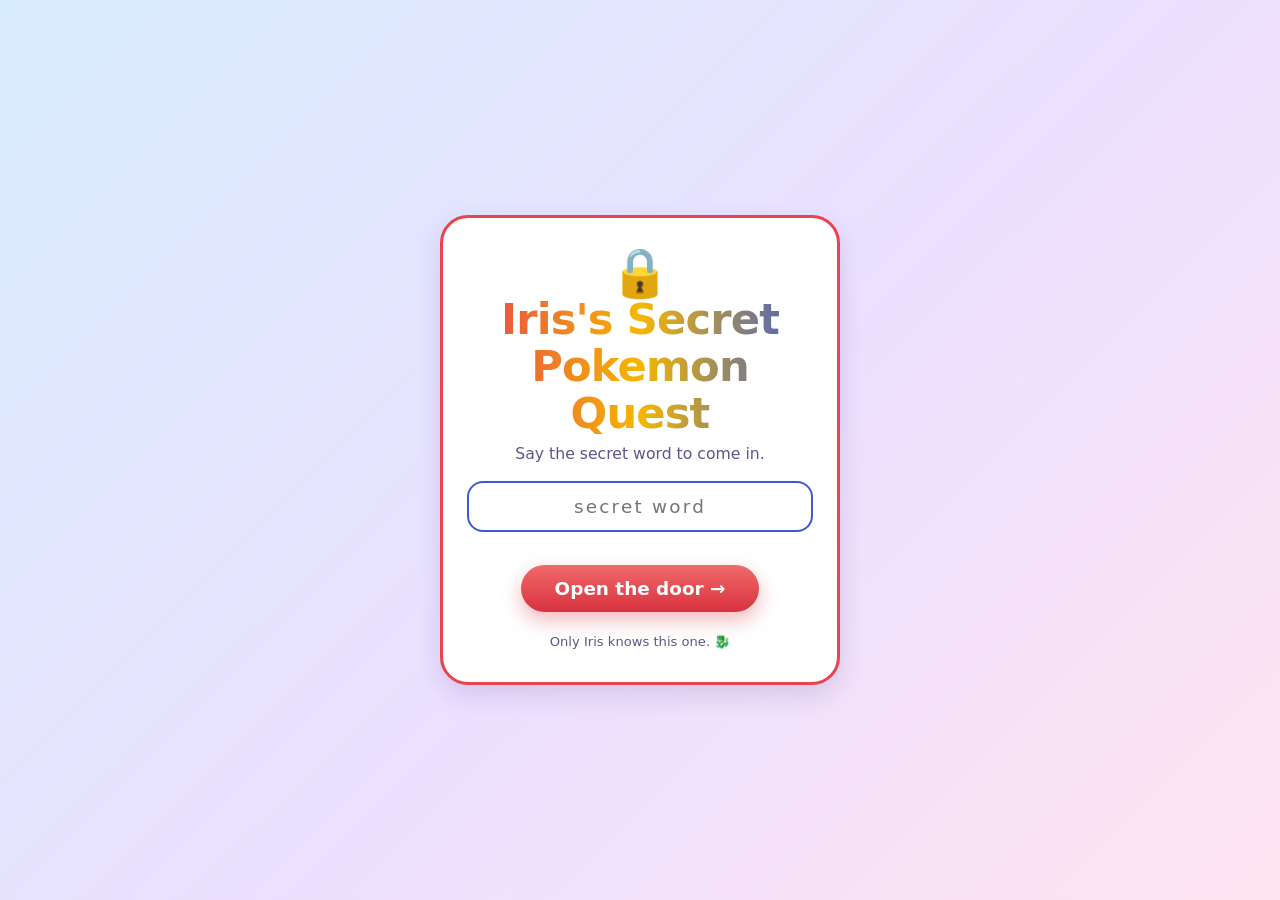
<file: pokemon-quest/index.html>
<!DOCTYPE html>
<html lang="en">
<head>
  <meta charset="UTF-8">
  <meta name="viewport" content="width=device-width, initial-scale=1.0">
  <meta name="robots" content="noindex, nofollow, noarchive, nosnippet">
  <title>Iris's Secret Pokemon Quest</title>
  <link rel="icon" href="data:image/svg+xml,%3Csvg xmlns='http://www.w3.org/2000/svg' viewBox='0 0 100 100'%3E%3Ctext y='.9em' font-size='90'%3E🔴%3C/text%3E%3C/svg%3E">
  <link rel="stylesheet" href="styles.css?v=20261121b">
</head>
<body>

<!-- ===================== 1. THE SECRET DOOR ===================== -->
<section id="screen-gate" class="screen active">
  <div class="gate-wrap">
    <div class="gate-card" id="gate-card">
      <div class="gate-emoji">🔒</div>
      <h1>Iris's Secret<br>Pokemon Quest</h1>
      <p class="sub">Say the secret word to come in.</p>
      <input id="gate-input" type="password" inputmode="text" autocomplete="off"
             autocapitalize="off" spellcheck="false" placeholder="secret word" aria-label="Secret word">
      <p class="gate-msg" id="gate-msg"></p>
      <button id="gate-btn" class="big-btn">Open the door →</button>
      <p class="gate-hint">Only Iris knows this one. 🐉</p>
    </div>
  </div>
</section>

<!-- ===================== 2. HOME / REGIONS ===================== -->
<section id="screen-home" class="screen">
  <div class="wrap">
    <div class="center">
      <h1>Iris's Secret Pokemon Quest</h1>
      <p class="sub">Learn a Pokemon, get quizzed on it, then battle with it.<br>You can only battle with Pokemon you have really learned.</p>
      <div class="badge-row" id="home-badges"></div>
    </div>

    <div class="section-title">
      <h2>Pick a region</h2>
      <span class="st-note" id="home-total"></span>
    </div>
    <div class="grid g3" id="region-grid"></div>

    <div class="section-title"><h2>Ready to rumble?</h2></div>
    <div class="center">
      <button id="home-battle-btn" class="big-btn blue">⚔️ Pokemon Battle</button>
      <div class="scope-switch" id="home-scope"></div>
      <button id="home-quiz-all-btn" class="big-btn">📋 Quiz me on everything</button>
      <div id="home-battle-note"></div>
      <button id="home-secret-btn" class="text-btn">Change my secret word</button>
      <button id="home-reset-btn" class="text-btn">Start all over</button>
    </div>
  </div>

  <footer class="page-footer">
    <p class="dedication">Made with love for <span>Iris</span> — trainer, dragon rider, boss of Isa 🐉</p>
    <p class="disclaimer">
      A personal, non-commercial fan project made for one kid's amusement. Pokemon names,
      characters and sprite artwork © Nintendo / Creatures Inc. / GAME FREAK — sprites are
      loaded from PokeAPI, and the backup pictures are drawn from scratch for this page.
      Not affiliated with or endorsed by any of them.
    </p>
    <a class="back-hub" href="../">← Back to Isa's Mountain</a>
  </footer>
</section>

<!-- ===================== 3. POKEDEX (a region) ===================== -->
<section id="screen-dex" class="screen">
  <div class="topbar">
    <button id="dex-back">← Regions</button>
    <span class="tb-title" id="dex-title">Kanto</span>
    <span class="tb-count" id="dex-count"></span>
  </div>
  <div class="wrap">
    <p class="sub center" id="dex-hint">Tap a Pokemon to study it, or to take a quiz on just that one.</p>
    <div class="grid g3" id="dex-grid" style="margin-top:12px"></div>
    <div class="center" style="margin-top:18px">
      <div class="scope-switch" id="dex-scope"></div>
      <button id="dex-quiz-btn" class="big-btn">📋 Quiz me on Kanto</button>
      <div id="dex-quiz-note"></div>
    </div>
  </div>
</section>

<!-- ===================== 4. ONE POKEMON (study card) ===================== -->
<div id="overlay-detail" class="overlay">
  <div class="overlay-card" id="detail-card"></div>
</div>

<!-- ===================== 5. QUIZ ===================== -->
<section id="screen-quiz" class="screen">
  <div class="topbar">
    <button id="quiz-quit">← Stop</button>
    <span class="tb-title" id="quiz-title">Quiz</span>
    <span class="tb-count" id="quiz-streak"></span>
  </div>
  <div class="wrap">
    <div class="quiz-head">
      <div class="qh-item"><div class="qh-label">Question</div><div class="qh-value" id="quiz-qnum">1/10</div></div>
      <div class="qh-item"><div class="qh-label">Right</div><div class="qh-value" id="quiz-right">0</div></div>
      <div class="qh-item"><div class="qh-label">Best streak</div><div class="qh-value" id="quiz-best">0</div></div>
    </div>
    <div class="progress"><i id="quiz-progress" style="width:0%"></i></div>
    <div class="q-card" id="quiz-card"></div>
  </div>
</section>

<!-- ===================== 6. PICK YOUR TEAM ===================== -->
<section id="screen-team" class="screen">
  <div class="topbar">
    <button id="team-back">← Home</button>
    <span class="tb-title">Pick your team</span>
    <span class="tb-count" id="team-count">0/3</span>
  </div>
  <div class="wrap">
    <div class="center"><div class="scope-switch" id="team-scope"></div></div>
    <p class="sub center" id="team-hint">Choose up to 3 Pokemon you have learned. Your rival picks from the same ones.</p>
    <div id="team-filter" style="display:none">
      <input id="team-search" class="team-search" type="search" autocomplete="off" autocapitalize="off" spellcheck="false" placeholder="🔍 Find a Pokemon…" aria-label="Find a Pokemon">
      <div class="region-chips" id="team-regions"></div>
    </div>
    <div class="team-picked" id="team-picked"></div>
    <div class="center" id="team-note"></div>
    <div class="grid g3" id="team-grid" style="margin-top:12px"></div>
    <div class="center" style="margin-top:16px">
      <button id="team-go" class="big-btn blue">Start the battle! ⚔️</button>
    </div>
  </div>
</section>

<!-- ===================== 7. BATTLE ===================== -->
<section id="screen-battle" class="screen">
  <div class="topbar">
    <button id="battle-quit">← Run away</button>
    <span class="tb-title">Pokemon Battle</span>
    <span class="tb-count" id="battle-record"></span>
  </div>
  <div class="wrap">
    <div class="battle-stage">
      <div class="battle-row foe">
        <div class="hp-box" id="foe-hp"></div>
        <div class="fighter" id="foe-fighter"></div>
      </div>
      <div class="battle-row mine">
        <div class="fighter" id="my-fighter"></div>
        <div class="hp-box" id="my-hp"></div>
      </div>
    </div>
    <div class="battle-log" id="battle-log">A wild rival wants to battle!</div>
    <div class="move-grid" id="move-grid"></div>
    <div class="battle-actions">
      <button id="berry-btn" class="berry-btn">🍓 Oran Berry (heal)</button>
    </div>
  </div>
</section>

<div id="toast" class="toast"></div>

<script src="pokedex.js?v=20260913a"></script>
<script src="dex-more-1.js?v=20260912b"></script>
<script src="dex-more-2.js?v=20260912b"></script>
<script src="dex-more-3.js?v=20260912b"></script>
<script src="dex-alolan.js?v=20260913a"></script>
<script src="dex-all.js?v=20260912c"></script>
<script src="moves.js?v=20260912c"></script>
<script src="art.js?v=20260912b"></script>
<script src="fx.js?v=20261121a"></script>
<script src="game.js?v=20261121b"></script>
</body>
</html>
</file>
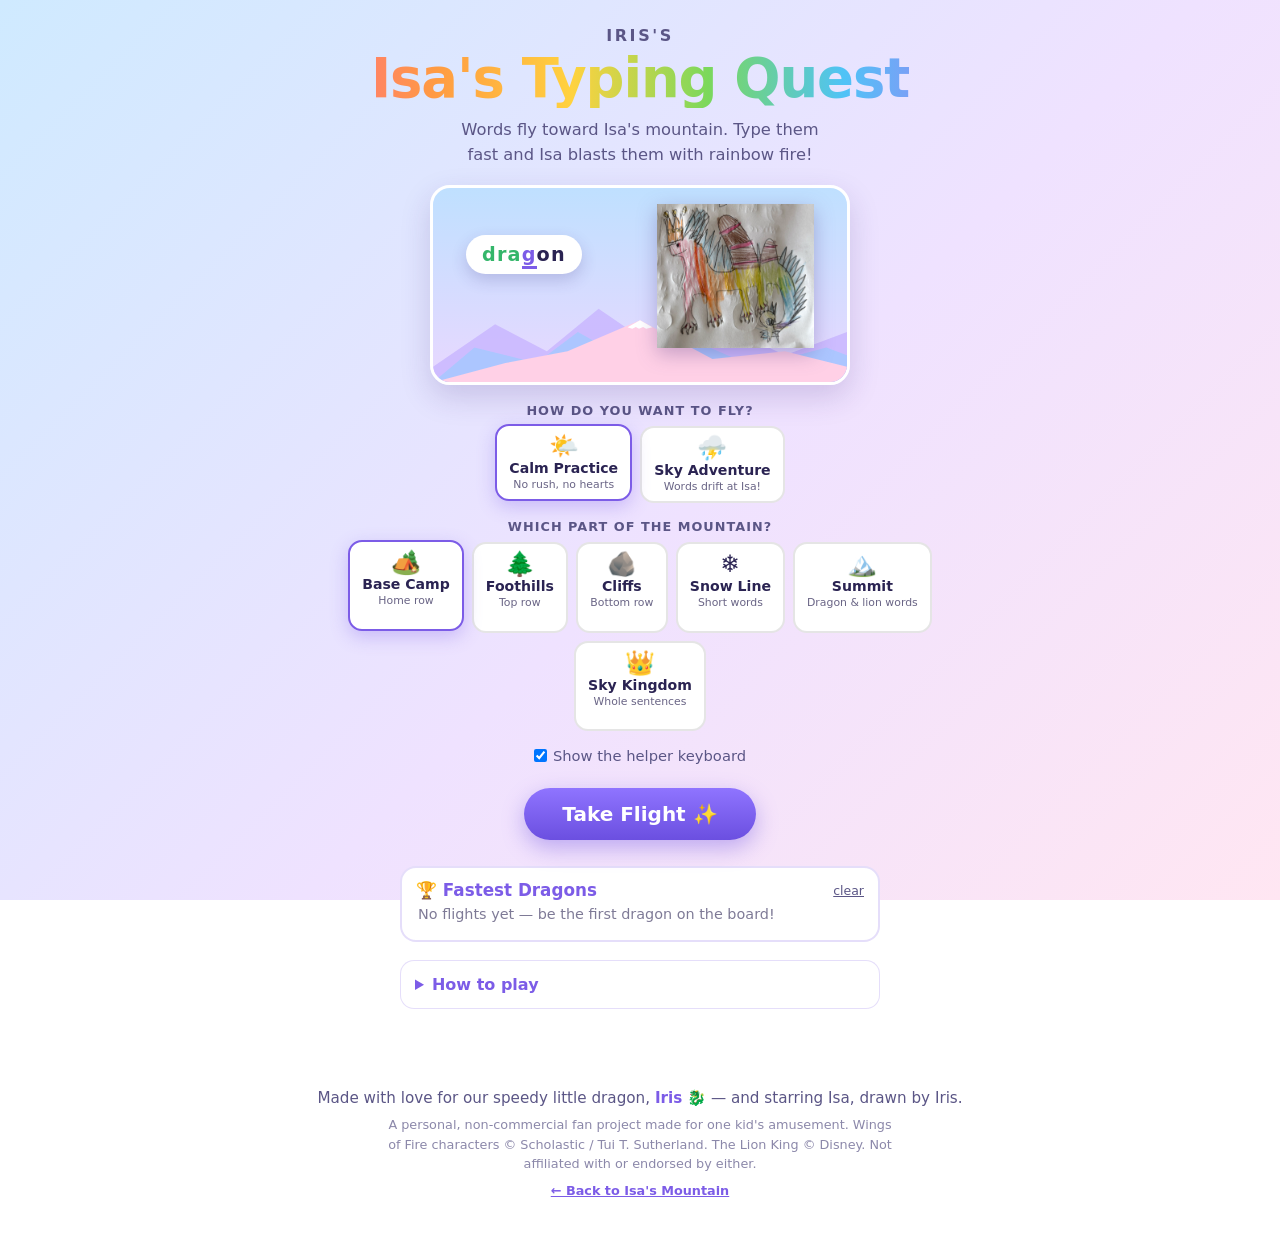
<file: typing-quest/index.html>
<!DOCTYPE html>
<html lang="en">
<head>
  <meta charset="UTF-8">
  <meta name="viewport" content="width=device-width, initial-scale=1.0">
  <meta name="robots" content="noindex, nofollow, noarchive, nosnippet">
  <title>Isa's Typing Quest</title>
  <link rel="icon" href="data:image/svg+xml,%3Csvg xmlns='http://www.w3.org/2000/svg' viewBox='0 0 100 100'%3E%3Ctext y='.9em' font-size='90'%3E⌨️%3C/text%3E%3C/svg%3E">
<style>
  :root{
    --sky-1:#cfeaff; --sky-2:#efe2ff; --sky-3:#ffe6f2;
    --ink:#2a2352; --ink-soft:#5b5686;
    --accent:#7c5ce7; --accent-2:#5b8def;
    --gold:#f5b700; --good:#34b66a; --bad:#e2555a;
    --cloud:#ffffff; --panel:#ffffffcc;
    /* Isa's rainbow fingers */
    --f-lp:#ff6b8a; --f-lr:#ff9b42; --f-lm:#ffd23f; --f-li:#7bd85c;
    --f-ri:#4fc3f7; --f-rm:#5c7cfa; --f-rr:#a67cf5; --f-rp:#f078c8; --f-th:#c3c9d9;
  }
  *{box-sizing:border-box;margin:0;padding:0}
  html,body{height:100%}
  body{
    font-family:'Quicksand','Nunito','Trebuchet MS','Segoe UI',system-ui,sans-serif;
    color:var(--ink);
    background:linear-gradient(135deg,var(--sky-1) 0%,var(--sky-2) 55%,var(--sky-3) 100%);
    background-attachment:fixed;min-height:100%;overflow-x:hidden;
    -webkit-font-smoothing:antialiased;
  }
  button{font:inherit}
  .screen{display:none;min-height:100vh;width:100%}
  .screen.active{display:block}
  .screen.overlay{display:none;position:fixed;inset:0;z-index:50;background:rgba(42,35,82,.72);backdrop-filter:blur(4px)}
  .screen.overlay.active{display:flex;align-items:center;justify-content:center;padding:16px}
  .screen-inner{max-width:720px;margin:0 auto;padding:26px 20px 60px;text-align:center}
  .overlay .screen-inner{
    background:#fff;border-radius:24px;box-shadow:0 24px 60px rgba(0,0,0,.35);
    padding:28px 26px;max-width:460px;width:100%;border:3px solid var(--accent);
    max-height:92vh;overflow:auto;
  }

  /* ===== Start screen ===== */
  .title-name{font-size:1rem;letter-spacing:.16em;text-transform:uppercase;color:var(--ink-soft);font-weight:800}
  h1{
    font-size:clamp(2rem,7vw,3.4rem);line-height:1.05;margin:.1em 0 .2em;font-weight:800;letter-spacing:-.02em;
    background:linear-gradient(90deg,#ff6b8a,#ff9b42,#ffd23f,#7bd85c,#4fc3f7,#a67cf5);
    -webkit-background-clip:text;background-clip:text;-webkit-text-fill-color:transparent;
  }
  .subtitle{font-size:1.02rem;max-width:36ch;margin:.3em auto 1.1em;color:var(--ink-soft);line-height:1.5}

  .hero-box{
    position:relative;margin:0 auto 18px;max-width:420px;height:200px;border-radius:20px;overflow:hidden;
    border:3px solid #fff;box-shadow:0 12px 30px rgba(60,40,120,.18);
    background:linear-gradient(180deg,#bfe0ff 0%,#e9d8ff 100%);
  }
  .hero-box svg{position:absolute;left:0;bottom:0;width:100%;height:60%}
  .hero-box .isa{position:absolute;right:8%;top:8%;width:38%;animation:hover 3s ease-in-out infinite;filter:drop-shadow(0 6px 10px rgba(60,40,120,.3))}
  .hero-box .hero-word{
    position:absolute;left:8%;top:24%;background:#fff;border-radius:40px;padding:8px 16px;font-weight:800;
    font-size:1.2rem;letter-spacing:.06em;box-shadow:0 6px 16px rgba(60,40,120,.2);
  }
  .hero-box .hero-word b{color:var(--good)}
  .hero-box .hero-word u{text-decoration:none;color:var(--accent);border-bottom:3px solid var(--accent)}
  @keyframes hover{0%,100%{transform:translateY(0) rotate(-2deg)}50%{transform:translateY(-8px) rotate(2deg)}}

  .picker-section{margin:0 auto 16px;max-width:640px}
  .picker-label{font-weight:800;text-transform:uppercase;letter-spacing:.08em;font-size:.8rem;color:var(--ink-soft);margin-bottom:8px}
  .picker{display:flex;flex-wrap:wrap;gap:8px;justify-content:center}
  .chip{
    cursor:pointer;border:2px solid #0000001a;border-radius:14px;background:#fff;padding:8px 12px;color:var(--ink);
    display:flex;flex-direction:column;align-items:center;gap:2px;min-width:92px;
    transition:transform .08s,box-shadow .12s,border-color .12s;
  }
  .chip:hover{transform:translateY(-2px)}
  .chip.selected{border-color:var(--accent);box-shadow:0 6px 18px rgba(124,92,231,.3);transform:translateY(-2px)}
  .chip .chip-emoji{font-size:1.5rem;line-height:1}
  .chip .chip-name{font-weight:800;font-size:.88rem}
  .chip .chip-desc{font-size:.68rem;opacity:.7}
  .chip .chip-stars{font-size:.72rem;letter-spacing:1px;color:var(--gold);min-height:1em}
  .toggle-row{display:flex;justify-content:center;gap:16px;flex-wrap:wrap;font-size:.92rem;color:var(--ink-soft)}
  .toggle-row label{display:flex;align-items:center;gap:6px;cursor:pointer}

  .big-btn{
    cursor:pointer;border:none;border-radius:50px;font-weight:800;font-size:1.25rem;color:#fff;padding:14px 38px;margin:8px auto 8px;
    background:linear-gradient(180deg,#8f74ff,#6b4fe0);box-shadow:0 8px 22px rgba(107,79,224,.4);
    transition:transform .08s,box-shadow .12s;
  }
  .big-btn:hover{transform:translateY(-2px);box-shadow:0 12px 28px rgba(107,79,224,.5)}
  .big-btn:active{transform:translateY(1px)}
  .text-btn{cursor:pointer;background:none;border:none;color:var(--ink-soft);text-decoration:underline;margin:10px 10px 0;font-size:.95rem}
  .small-btn{cursor:pointer;border:none;border-radius:10px;background:var(--accent);color:#fff;font-weight:800;padding:7px 14px}

  .leaderboard-card{background:#fff;border:2px solid #7c5ce733;border-radius:16px;padding:12px 14px;margin:18px auto 0;max-width:480px;text-align:left}
  .lb-header{display:flex;align-items:center;justify-content:space-between}
  .leaderboard-card h3{font-size:1.05rem;color:var(--accent)}
  .lb-clear{cursor:pointer;background:none;border:none;color:var(--ink-soft);font-size:.78rem;text-decoration:underline}
  .lb-row{display:flex;align-items:center;gap:8px;padding:5px 2px;border-top:1px dashed #d9d0f5}
  .lb-row:first-child{border-top:none}
  .lb-rank{width:1.4em;font-weight:800;color:var(--accent)}
  .lb-emoji{font-size:1.1rem}
  .lb-name{flex:1;font-weight:800;overflow:hidden;text-overflow:ellipsis;white-space:nowrap}
  .lb-meta{font-size:.72rem;opacity:.7}
  .lb-score{font-weight:800;color:var(--accent)}
  .lb-empty{opacity:.6;font-size:.9rem;padding:6px 2px}

  details.how-to-play{margin:18px auto 0;max-width:480px;text-align:left;background:#ffffffaa;border-radius:14px;padding:6px 14px;border:1px solid #7c5ce733}
  details.how-to-play summary{cursor:pointer;font-weight:800;padding:8px 0;color:var(--accent)}
  details.how-to-play ul{margin:6px 0 12px;padding-left:18px;line-height:1.6;font-size:.92rem}

  /* ===== Game screen ===== */
  .hud{
    display:flex;flex-wrap:wrap;gap:6px 14px;align-items:center;justify-content:center;
    padding:8px 10px;background:#2a2352ee;color:#e9e4ff;position:sticky;top:0;z-index:5;
  }
  .hud-item{display:flex;flex-direction:column;align-items:center;line-height:1;min-width:52px}
  .hud-label{font-size:.6rem;text-transform:uppercase;letter-spacing:.08em;opacity:.75}
  .hud-value{font-size:1.15rem;font-weight:800;color:#ffd23f;font-variant-numeric:tabular-nums}
  .hud-hearts{font-size:1.05rem;letter-spacing:1px}
  .hud-btn{cursor:pointer;border:none;border-radius:10px;background:#ffffff22;color:#e9e4ff;font-weight:800;padding:6px 10px;font-size:.85rem}
  .hud-btn-pause{background:var(--accent)}

  .field-wrap{max-width:1000px;margin:10px auto 0;padding:0 10px}
  .field{
    position:relative;width:100%;height:min(46vh,380px);min-height:260px;border-radius:20px;overflow:hidden;
    background:linear-gradient(180deg,#b9dcff 0%,#dfd2ff 70%,#f5e3ff 100%);
    border:3px solid #fff;box-shadow:0 12px 30px rgba(60,40,120,.18);
    cursor:text;user-select:none;-webkit-user-select:none;
  }
  .field.storm{background:linear-gradient(180deg,#8ea9d8 0%,#c3b4ee 70%,#e6d3f7 100%)}
  .field .mountains{position:absolute;left:0;bottom:0;width:100%;height:42%;pointer-events:none}
  .field .sun{position:absolute;left:6%;top:8%;width:54px;height:54px;border-radius:50%;background:radial-gradient(circle,#fff9d6,#ffe27a 60%,transparent 70%);opacity:.9;pointer-events:none}
  .field .isa{
    position:absolute;right:2%;top:16%;width:clamp(90px,17%,170px);pointer-events:none;
    animation:hover 3s ease-in-out infinite;filter:drop-shadow(0 6px 10px rgba(60,40,120,.3));
    transition:filter .2s;
  }
  .field .isa.hurt{animation:hurt .5s ease-in-out;filter:drop-shadow(0 0 14px #e2555a)}
  @keyframes hurt{0%,100%{transform:translateX(0)}20%{transform:translateX(-10px) rotate(-6deg)}40%{transform:translateX(8px) rotate(4deg)}60%{transform:translateX(-6px)}80%{transform:translateX(4px)}}
  .field .isa.blow{animation:blow .35s ease-out}
  @keyframes blow{0%{transform:translateX(0) scale(1)}40%{transform:translateX(-10px) scale(1.06)}100%{transform:translateX(0) scale(1)}}

  .bubble{
    position:absolute;left:0;top:0;display:flex;align-items:center;gap:8px;
    background:var(--cloud);border-radius:40px;padding:8px 16px 8px 10px;
    box-shadow:0 8px 20px rgba(60,40,120,.2);border:2px solid #ffffff;
    font-weight:800;font-size:clamp(1.05rem,2.6vw,1.6rem);letter-spacing:.04em;white-space:nowrap;
    will-change:transform;
  }
  .bubble.active{border-color:var(--accent);box-shadow:0 0 0 4px #7c5ce733,0 10px 24px rgba(60,40,120,.25)}
  .bubble.shake{animation:shake .3s}
  @keyframes shake{0%,100%{margin-left:0}25%{margin-left:-6px}50%{margin-left:6px}75%{margin-left:-4px}}
  .bubble .critter{font-size:1.4em;line-height:1}
  .bubble .word{display:inline-flex;flex-wrap:wrap;align-items:baseline}
  .bubble .wgroup{display:inline-flex}
  .bubble.long{font-size:clamp(.85rem,1.9vw,1.15rem);white-space:normal;max-width:min(78%,600px);line-height:1.5}
  .bubble .ch{display:inline-block;min-width:.35em;text-align:center;color:var(--ink-soft);transition:color .1s,transform .1s}
  .bubble .ch.done{color:var(--good)}
  .bubble .ch.cur{color:var(--accent);border-bottom:3px solid var(--accent);transform:translateY(-1px)}
  .bubble .ch.sp{min-width:.5em}
  .bubble .ch.sp.cur{background:#7c5ce722;border-radius:4px}
  .bubble .ch.bad{color:var(--bad);animation:badflash .3s}
  @keyframes badflash{0%{transform:scale(1.35)}100%{transform:scale(1)}}
  .bubble.pop{animation:pop .4s ease-out forwards}
  @keyframes pop{to{transform:scale(1.5);opacity:0}}
  .bubble.escape{animation:escape .4s ease-in forwards}
  @keyframes escape{to{transform:translateY(40px) scale(.6);opacity:0}}

  .fireball{position:absolute;left:0;top:0;font-size:2rem;line-height:1;pointer-events:none;filter:drop-shadow(0 0 8px #ff9b42);transform:translate(-50%,-50%) scaleX(-1)}
  .spark{position:absolute;pointer-events:none;font-size:1.2rem;animation:spark .7s ease-out forwards}
  @keyframes spark{to{transform:translate(var(--dx),var(--dy)) scale(.3);opacity:0}}
  .floater{position:absolute;pointer-events:none;font-weight:800;color:var(--good);text-shadow:0 1px 0 #fff;animation:floatup 1s ease-out forwards;transform:translate(-50%,-50%)}
  .floater.bad{color:var(--bad)}
  @keyframes floatup{to{transform:translate(-50%,-160%);opacity:0}}

  .field .tap-hint{position:absolute;left:50%;bottom:8px;transform:translateX(-50%);font-size:.8rem;color:#2a235299;background:#ffffffaa;padding:3px 10px;border-radius:20px;display:none}
  .field.touch .tap-hint{display:block}
  #hidden-input{position:absolute;opacity:0;pointer-events:none;left:-9999px;top:0;width:1px;height:1px}

  .hint-line{
    text-align:center;margin:10px auto 0;font-size:1.05rem;font-weight:800;color:var(--ink);min-height:1.6em;
    display:flex;align-items:center;justify-content:center;gap:8px;flex-wrap:wrap;
  }
  .hint-line .fdot{display:inline-block;width:14px;height:14px;border-radius:50%;background:var(--fc,#ccc);border:2px solid #fff;box-shadow:0 1px 3px rgba(0,0,0,.2)}
  .hint-line .warn{color:var(--bad)}
  .hint-line .skip-btn{cursor:pointer;border:2px solid #7c5ce755;background:#fff;color:var(--accent);border-radius:20px;padding:2px 12px;font-weight:800;font-size:.85rem}

  /* On-screen keyboard */
  .keyboard{max-width:820px;margin:8px auto 0;padding:10px;background:var(--panel);border-radius:18px;border:2px solid #fff;box-shadow:0 10px 24px rgba(60,40,120,.14);user-select:none}
  .keyboard.hidden{display:none}
  .krow{display:flex;justify-content:center;gap:5px;margin-bottom:5px}
  .key{
    --u:clamp(14px,calc((100vw - 90px)/15.5),46px);
    flex:0 0 auto;width:var(--u);height:calc(var(--u) - 2px);border-radius:8px;background:#fff;color:var(--ink);
    display:flex;align-items:center;justify-content:center;font-weight:800;font-size:clamp(.6rem,1.6vw,.95rem);
    border:2px solid #0000000f;border-bottom:4px solid var(--fc,#d8d4ee);position:relative;transition:transform .08s,background .1s;
  }
  .key::after{content:'';position:absolute;left:0;right:0;bottom:-4px;height:4px;border-radius:0 0 6px 6px}
  .key.w15{width:calc(var(--u)*1.5 + 2.5px)}
  .key.w2{width:calc(var(--u)*2 + 5px)}
  .key.w225{width:calc(var(--u)*2.25 + 6px)}
  .key.w6{width:calc(var(--u)*6 + 25px)}
  .key.bump::before{content:'';position:absolute;bottom:4px;left:50%;width:35%;height:2px;background:#0003;transform:translateX(-50%);border-radius:2px}
  .key.next{background:var(--fc,#ffd23f);color:#1a1633;transform:translateY(-3px) scale(1.08);box-shadow:0 6px 14px rgba(0,0,0,.2);z-index:1;border-bottom-color:#0002}
  .key.pressed{transform:translateY(2px);border-bottom-width:2px;background:#eee}
  .key.wrong{background:var(--bad);color:#fff}
  .finger-legend{display:flex;flex-wrap:wrap;gap:6px 12px;justify-content:center;font-size:.72rem;color:var(--ink-soft);margin-top:6px}
  .finger-legend span{display:inline-flex;align-items:center;gap:4px}
  .finger-legend i{width:10px;height:10px;border-radius:50%;display:inline-block;background:var(--fc)}

  .controls-hint{text-align:center;padding:10px;font-size:.85rem;color:var(--ink-soft)}
  kbd{background:#fff;border:1px solid #b9b3d8;border-bottom-width:2px;border-radius:5px;padding:1px 6px;font-family:inherit;font-size:.8rem}

  .toast{position:fixed;left:50%;top:84px;transform:translateX(-50%);z-index:30;background:#2a2352ee;color:#fff;padding:10px 20px;border-radius:40px;font-weight:800;opacity:0;transition:opacity .25s,top .25s;pointer-events:none;box-shadow:0 8px 24px rgba(0,0,0,.3)}
  .toast.show{opacity:1;top:96px}
  .toast.good{background:#2b8f55}
  .toast.bad{background:#b83e43}

  /* results */
  .stars{font-size:2.4rem;letter-spacing:4px;margin:6px 0 2px}
  .stars .dim{opacity:.25}
  .final-stats{display:flex;justify-content:center;gap:18px;margin:12px 0;flex-wrap:wrap}
  .stat{display:flex;flex-direction:column;align-items:center;min-width:70px}
  .stat-label{font-size:.7rem;text-transform:uppercase;letter-spacing:.06em;color:var(--ink-soft)}
  .stat-val{font-size:1.5rem;font-weight:800;color:var(--ink)}
  .new-best{color:#d9910a;font-weight:800;font-size:1.05rem}
  .hidden{display:none!important}
  .lb-name-row{display:flex;gap:8px;align-items:center;justify-content:center;flex-wrap:wrap;margin:8px 0}
  .lb-name-row input{padding:8px 10px;border-radius:10px;border:2px solid #d9d0f5;font:inherit;width:140px}
  .trouble{font-size:.9rem;color:var(--ink-soft);margin:6px 0}
  .trouble b{color:var(--bad);letter-spacing:.15em;font-size:1.1rem}

  footer.page-footer{text-align:center;padding:20px 16px 40px;color:var(--ink-soft);font-size:.8rem}
  .dedication{font-size:.95rem;margin-bottom:8px}
  .dedication span{font-weight:800;color:var(--accent)}
  .disclaimer{max-width:62ch;margin:0 auto;opacity:.7;line-height:1.5}
  .back-hub{display:inline-block;margin-top:10px;color:var(--accent);font-weight:800}

  @media (max-width:520px){
    .bubble{padding:6px 12px 6px 8px}
    .hud-item{min-width:44px}
    .field{min-height:220px}
    .keyboard{padding:6px;margin-left:6px;margin-right:6px;border-radius:14px}
    .krow{gap:3px;margin-bottom:3px}
    .key{border-radius:5px;border-bottom-width:3px}
    .key.w15{width:calc(var(--u)*1.5 + 1.5px)}
    .key.w2{width:calc(var(--u)*2 + 3px)}
    .key.w225{width:calc(var(--u)*2.25 + 4px)}
    .key.w6{width:calc(var(--u)*6 + 15px)}
    .hint-line{font-size:.95rem}
  }
</style>
</head>
<body>

<!-- ===== START SCREEN ===== -->
<section id="start-screen" class="screen active">
  <div class="screen-inner">
    <p class="title-name">Iris's</p>
    <h1>Isa's Typing Quest</h1>
    <p class="subtitle">Words fly toward Isa's mountain. Type them fast and Isa blasts them with rainbow fire!</p>

    <div class="hero-box" aria-hidden="true">
      <svg viewBox="0 0 800 300" preserveAspectRatio="none">
        <path d="M0 260 L120 150 L220 220 L320 110 L440 220 L540 140 L680 230 L800 170 L800 300 L0 300Z" fill="#c9b6ff" opacity=".8"/>
        <path d="M0 300 L80 210 L200 250 L280 170 L400 260 L500 190 L620 260 L760 210 L800 230 L800 300Z" fill="#a9c8ff" opacity=".9"/>
        <path d="M0 300 L140 250 L260 220 L400 140 L540 240 L680 220 L800 260 L800 300Z" fill="#ffd0e6"/>
        <path d="M376 158 L400 140 L424 158 L412 162 L406 157 L398 162 L392 157 L385 162Z" fill="#fff"/>
      </svg>
      <div class="hero-word"><b>dra</b><u>g</u>on</div>
      <img class="isa" src="../images/isa.png" alt="">
    </div>

    <div class="picker-section">
      <p class="picker-label">How do you want to fly?</p>
      <div id="mode-picker" class="picker" role="radiogroup" aria-label="Game mode"></div>
    </div>

    <div class="picker-section">
      <p class="picker-label">Which part of the mountain?</p>
      <div id="level-picker" class="picker" role="radiogroup" aria-label="Typing level"></div>
    </div>

    <div class="picker-section toggle-row">
      <label><input type="checkbox" id="show-keys-cb" checked> Show the helper keyboard</label>
    </div>

    <button id="start-btn" class="big-btn">Take Flight ✨</button>

    <div class="leaderboard-card">
      <div class="lb-header">
        <h3>🏆 Fastest Dragons</h3>
        <button id="clear-lb-btn" class="lb-clear" title="Clear leaderboard">clear</button>
      </div>
      <div id="start-leaderboard"></div>
    </div>

    <details class="how-to-play">
      <summary>How to play</summary>
      <ul>
        <li>⌨️ <strong>Type the letters</strong> you see inside the clouds. The letter you need next is <span style="color:#7c5ce7;font-weight:800;border-bottom:3px solid #7c5ce7">underlined</span> and lights up on the helper keyboard.</li>
        <li>🌈 Each key is colored by <strong>which finger</strong> should press it. Keep your pointer fingers on the bumpy <kbd>F</kbd> and <kbd>J</kbd> keys and reach from there.</li>
        <li>🌤️ <strong>Calm Practice:</strong> one word at a time, no rush, no hearts. Perfect for learning a new row.</li>
        <li>⛈️ <strong>Sky Adventure:</strong> words drift toward Isa. Finish a word and Isa blasts it with fire! If a word reaches her, she loses a heart. Lose three and she needs a rest.</li>
        <li>🔥 Type a whole word with <strong>no mistakes</strong> to build a streak for bonus points.</li>
        <li>⭐ Earn up to three stars on every level. Try to get all of them!</li>
        <li>⏸ Press <kbd>Esc</kbd> to pause.</li>
      </ul>
    </details>
  </div>
</section>

<!-- ===== GAME SCREEN ===== -->
<section id="game-screen" class="screen">
  <div class="hud">
    <div class="hud-item"><span class="hud-label">Score</span><span id="hud-score" class="hud-value">0</span></div>
    <div class="hud-item"><span class="hud-label">Streak</span><span id="hud-streak" class="hud-value">0</span></div>
    <div class="hud-item" id="hud-hearts-item"><span class="hud-label">Hearts</span><span id="hud-hearts" class="hud-value hud-hearts">❤️❤️❤️</span></div>
    <div class="hud-item"><span class="hud-label">Accuracy</span><span id="hud-acc" class="hud-value">100%</span></div>
    <div class="hud-item"><span class="hud-label">Left</span><span id="hud-left" class="hud-value">0</span></div>
    <div class="hud-item"><span class="hud-label">Time</span><span id="hud-time" class="hud-value">0:00</span></div>
    <button id="mute-btn" class="hud-btn" aria-label="Mute">🔊</button>
    <button id="pause-btn" class="hud-btn hud-btn-pause">⏸ Pause</button>
  </div>

  <div class="field-wrap">
    <div id="field" class="field" aria-label="Typing field">
      <div class="sun"></div>
      <svg class="mountains" viewBox="0 0 800 300" preserveAspectRatio="none" aria-hidden="true">
        <path d="M0 260 L120 150 L220 220 L320 110 L440 220 L540 140 L680 230 L800 170 L800 300 L0 300Z" fill="#c9b6ff" opacity=".8"/>
        <path d="M0 300 L80 210 L200 250 L280 170 L400 260 L500 190 L620 260 L760 210 L800 230 L800 300Z" fill="#a9c8ff" opacity=".9"/>
        <path d="M0 300 L140 250 L260 220 L400 140 L540 240 L680 220 L800 260 L800 300Z" fill="#ffd0e6"/>
        <path d="M376 158 L400 140 L424 158 L412 162 L406 157 L398 162 L392 157 L385 162Z" fill="#fff"/>
      </svg>
      <img id="isa" class="isa" src="../images/isa.png" alt="Isa the dragon">
      <div class="tap-hint">Tap here to open the keyboard</div>
      <input id="hidden-input" type="text" autocomplete="off" autocorrect="off" autocapitalize="off" spellcheck="false" aria-hidden="true" tabindex="-1">
    </div>
  </div>

  <div id="hint-line" class="hint-line" aria-live="polite"></div>

  <div id="keyboard" class="keyboard" aria-hidden="true"></div>

  <div class="controls-hint">
    <p>Type what you see · <kbd>Esc</kbd> pause · Pointer fingers rest on <kbd>F</kbd> and <kbd>J</kbd></p>
  </div>
</section>

<!-- ===== PAUSE SCREEN ===== -->
<section id="pause-screen" class="screen overlay">
  <div class="screen-inner">
    <h2>Paused 🐉</h2>
    <p class="subtitle">Isa is catching her breath.</p>
    <button id="resume-btn" class="big-btn">Resume</button><br>
    <button id="quit-btn" class="text-btn">Back to start</button>
  </div>
</section>

<!-- ===== RESULTS SCREEN ===== -->
<section id="results-screen" class="screen overlay">
  <div class="screen-inner">
    <h2 id="results-title">Summit reached!</h2>
    <p id="results-msg" class="subtitle">Isa is proud of you.</p>
    <div id="stars" class="stars">⭐⭐⭐</div>

    <div class="final-stats">
      <div class="stat"><span class="stat-label">Score</span><span id="final-score" class="stat-val">0</span></div>
      <div class="stat"><span class="stat-label">Words / min</span><span id="final-wpm" class="stat-val">0</span></div>
      <div class="stat"><span class="stat-label">Accuracy</span><span id="final-acc" class="stat-val">100%</span></div>
      <div class="stat"><span class="stat-label">Best streak</span><span id="final-streak" class="stat-val">0</span></div>
    </div>
    <p id="trouble" class="trouble hidden"></p>

    <p id="new-best" class="new-best hidden">🏆 NEW HIGH SCORE!</p>

    <div id="lb-name-row" class="lb-name-row hidden">
      <label for="lb-name-input">Save your score:</label>
      <input id="lb-name-input" type="text" maxlength="16" placeholder="Your name" autocomplete="off">
      <button id="save-score-btn" class="small-btn">Save</button>
    </div>

    <div class="leaderboard-card">
      <h3>🏆 Fastest Dragons</h3>
      <div id="results-leaderboard"></div>
    </div>

    <button id="play-again-btn" class="big-btn">Fly Again ✨</button><br>
    <button id="next-level-btn" class="text-btn">Next level →</button>
    <button id="home-btn" class="text-btn">Back to start</button>
  </div>
</section>

<div id="toast" class="toast"></div>

<footer class="page-footer">
  <p class="dedication">Made with love for our speedy little dragon, <span>Iris</span> 🐉 — and starring Isa, drawn by Iris.</p>
  <p class="disclaimer">
    A personal, non-commercial fan project made for one kid's amusement.
    Wings of Fire characters © Scholastic / Tui T. Sutherland. The Lion King © Disney. Not affiliated with or endorsed by either.
  </p>
  <a class="back-hub" href="../">← Back to Isa's Mountain</a>
</footer>

<script>
(function(){
  "use strict";
  const $ = id => document.getElementById(id);

  // ===== Levels =====
  // Each level is a stop on the way up Isa's mountain. Letter levels drill one
  // keyboard row (plus rows already learned); word levels use whole words.
  const LEVELS = [
    { id:'home', name:'Base Camp', emoji:'🏕️', desc:'Home row', letters:'asdfghjkl'.split(''), count:24, speed:38, maxOn:3, spawn:2.6,
      words:['as','ad','add','all','ask','dad','sad','had','has','lad','gas','fad','ash','fall','hall','half','lash','dash','sash','glad','flag','gala','hash','salad','flask','shall','flash','glass','slash','salsa'] },
    { id:'top', name:'Foothills', emoji:'🌲', desc:'Top row', letters:'qwertyuiop'.split(''), count:24, speed:40, maxOn:3, spawn:2.5,
      words:['the','tree','fire','sky','fly','roar','gold','wide','trip','egg','red','hope','hero','toy','joy','kite','ride','seat','star','pie','hat','tiger','jewel','water','quest','pretty','purple','sparkle','light','great','power','tower','forest','yellow','heart','spider','fairy','sister','party','sugar','peak','pearl','quiet','square','happy','tulip','swirl','lake','eagle','petal'] },
    { id:'bottom', name:'Cliffs', emoji:'🪨', desc:'Bottom row', letters:'zxcvbnm'.split(''), count:24, speed:42, maxOn:3, spawn:2.5,
      words:['cave','wing','claw','moon','snow','mountain','dragon','queen','crown','magic','zoom','fizz','buzz','jump','vine','brave','climb','mix','box','fox','zebra','zigzag','candy','bunny','maze','nice','lemon','cabin','ocean','beach','banana','mango','cozy','vivid','wax','next','velvet','bamboo','cocoa','unicorn','volcano','canyon','blizzard','breeze','comb','van'] },
    { id:'words', name:'Snow Line', emoji:'❄️', desc:'Short words', count:22, speed:48, maxOn:3, spawn:2.3,
      words:['sun','sky','ice','run','hop','big','red','hot','fun','map','cat','dog','cup','hat','bed','egg','pig','cow','owl','bee','ant','fox','jam','kite','ball','book','cake','fish','frog','jump','kind','lamp','moon','nest','park','rain','snow','star','tree','wind','pink','blue','gold','milk','rock','seed','ship','wave','leaf','gift','drum','bird','duck','bear','deer','goat','lion','wolf','apple','bread','candy','cloud','dance','happy','house','light','music','party','smile','sweet','water','zebra','pizza','tiger','mouse','honey','magic','sunny','windy','brave','dream'] },
    { id:'dragon', name:'Summit', emoji:'🏔️', desc:'Dragon & lion words', count:20, speed:44, maxOn:2, spawn:2.8,
      words:['Isa','Iris','dragon','queen','crown','wings','talons','scales','fire','flame','roar','treasure','gold','jewel','castle','mountain','summit','peak','snow','storm','cloud','thunder','lightning','rainbow','sparkle','magic','brave','fierce','mighty','soar','glide','swoop','hoard','cave','lair','MudWing','SeaWing','RainWing','NightWing','SandWing','SkyWing','IceWing','Clay','Tsunami','Glory','Starflight','Sunny','Pyrrhia','prophecy','scroll','Simba','Nala','Kiara','Kovu','Pride Rock','Pride Lands','hakuna matata','lion','cub','mane','savanna','Rafiki','Timon','Pumbaa','Zazu','Mufasa','unicorn','phoenix'] },
    { id:'sentences', name:'Sky Kingdom', emoji:'👑', desc:'Whole sentences', count:8, speed:26, maxOn:1, spawn:1.5,
      words:[
        'Isa is the queen of the mountain.',
        'Iris types like a dragon flies.',
        'The dragon guards her shiny gold.',
        'Simba will be the lion king.',
        'Hakuna matata means no worries!',
        'Snow falls softly on the peak.',
        'Look at the rainbow over the cliffs!',
        'Isa breathes fire at the storm clouds.',
        'Tsunami is a brave SeaWing.',
        'Glory can change her colors.',
        'Clay is a kind and loyal MudWing.',
        'Nala and Simba are best friends.',
        "Stars sparkle above Isa's mountain.",
        'Can you type this whole sentence?',
        'Every dragon starts as a tiny egg.',
        'Iris is the fastest typer in the land!',
        'Practice makes your fingers fly.',
        'Dragons love to nap on warm rocks.',
        'Wings of Fire is my favorite book.',
        'Keep your eyes on the screen, not the keys.',
      ] },
  ];

  const MODES = [
    { id:'calm',      name:'Calm Practice', emoji:'🌤️', desc:'No rush, no hearts' },
    { id:'adventure', name:'Sky Adventure', emoji:'⛈️', desc:'Words drift at Isa!' },
  ];

  const CRITTERS_ADV  = ['⛈️','🌩️','🦅','🦇','👾','🐝','🪁','☄️','🌪️'];
  const CRITTERS_CALM = ['☁️'];

  // ===== Keyboard layout & finger map =====
  // finger ids: lp lr lm li ri rm rr rp th
  const FINGER = {
    lp:{name:'left pinky', hand:'L', color:'var(--f-lp)'}, lr:{name:'left ring finger', hand:'L', color:'var(--f-lr)'},
    lm:{name:'left middle finger', hand:'L', color:'var(--f-lm)'}, li:{name:'left pointer finger', hand:'L', color:'var(--f-li)'},
    ri:{name:'right pointer finger', hand:'R', color:'var(--f-ri)'}, rm:{name:'right middle finger', hand:'R', color:'var(--f-rm)'},
    rr:{name:'right ring finger', hand:'R', color:'var(--f-rr)'}, rp:{name:'right pinky', hand:'R', color:'var(--f-rp)'},
    th:{name:'thumb', hand:'', color:'var(--f-th)'},
  };
  const KEY_FINGER = {};
  'qaz1`'.split('').forEach(k=>KEY_FINGER[k]='lp');
  'wsx2'.split('').forEach(k=>KEY_FINGER[k]='lr');
  'edc3'.split('').forEach(k=>KEY_FINGER[k]='lm');
  'rfvtgb45'.split('').forEach(k=>KEY_FINGER[k]='li');
  'yhnujm67'.split('').forEach(k=>KEY_FINGER[k]='ri');
  'ik,8'.split('').forEach(k=>KEY_FINGER[k]='rm');
  'ol.9'.split('').forEach(k=>KEY_FINGER[k]='rr');
  "p;/'[]\\-=0".split('').forEach(k=>KEY_FINGER[k]='rp');
  KEY_FINGER[' ']='th';
  ['backspace','enter','tab','caps','rshift'].forEach(k=>KEY_FINGER[k]='rp');
  KEY_FINGER['lshift']='lp';

  // shifted symbol → base key
  const SHIFTED = {'!':'1','@':'2','#':'3','$':'4','%':'5','^':'6','&':'7','*':'8','(':'9',')':'0','_':'-','+':'=','{':'[','}':']','|':'\\',':':';','"':"'",'<':',','>':'.','?':'/','~':'`'};

  const ROWS = [
    [['`','`'],['1','1'],['2','2'],['3','3'],['4','4'],['5','5'],['6','6'],['7','7'],['8','8'],['9','9'],['0','0'],['-','-'],['=','='],['backspace','⌫','w2']],
    [['tab','Tab','w15'],['q','Q'],['w','W'],['e','E'],['r','R'],['t','T'],['y','Y'],['u','U'],['i','I'],['o','O'],['p','P'],['[','['],[']',']'],['\\','\\','w15']],
    [['caps','Caps','w2'],['a','A'],['s','S'],['d','D'],['f','F','','bump'],['g','G'],['h','H'],['j','J','','bump'],['k','K'],['l','L'],[';',';'],["'","'"],['enter','⏎','w225']],
    [['lshift','Shift','w225'],['z','Z'],['x','X'],['c','C'],['v','V'],['b','B'],['n','N'],['m','M'],[',',','],['.','.'],['/','/'],['rshift','Shift','w225']],
    [[' ','','w6']],
  ];

  // ===== State =====
  const S = {
    mode:'calm', levelId:'home', showKeys:true, muted:false,
    running:false, paused:false, ended:false,
    queue:[], spawned:0, done:0, lost:0, total:0,
    bubbles:[], active:null,
    score:0, hearts:3, streak:0, bestStreak:0,
    correct:0, wrong:0, badKeys:{},
    startedAt:0, elapsed:0, lastTs:0, spawnT:0, speedMul:1, laneLast:-1,
    raf:0, capsOn:false, touch:false,
  };

  // ===== Storage =====
  const LB_KEY='itq_leaderboard_v1', STARS_KEY='itq_stars_v1', PREFS_KEY='itq_prefs_v1', NAME_KEY='itq_name_v1';
  const loadJSON=(k,d)=>{ try{ const v=JSON.parse(localStorage.getItem(k)); return v==null?d:v; }catch(e){ return d; } };
  const saveJSON=(k,v)=>{ try{ localStorage.setItem(k, JSON.stringify(v)); }catch(e){} };
  function loadLB(){ return loadJSON(LB_KEY,[]); }
  function saveLB(lb){ saveJSON(LB_KEY, lb.slice(0,8)); }
  function loadStars(){ return loadJSON(STARS_KEY,{}); }
  function starKey(){ return S.levelId+':'+S.mode; }

  // ===== Helpers =====
  const choice=a=>a[Math.floor(Math.random()*a.length)];
  const rand=(a,b)=>Math.random()*(b-a)+a;
  function shuffle(a){ for(let i=a.length-1;i>0;i--){ const j=Math.floor(Math.random()*(i+1)); [a[i],a[j]]=[a[j],a[i]]; } return a; }
  const level=()=>LEVELS.find(l=>l.id===S.levelId)||LEVELS[0];
  const isAdv=()=>S.mode==='adventure';
  function fmtTime(ms){ const s=Math.floor(ms/1000); return Math.floor(s/60)+':'+String(s%60).padStart(2,'0'); }
  function baseKey(ch){ if(ch>='A'&&ch<='Z') return ch.toLowerCase(); if(SHIFTED[ch]) return SHIFTED[ch]; return ch; }
  function needsShift(ch){ return (ch>='A'&&ch<='Z') || !!SHIFTED[ch]; }

  // ===== Sound (tiny WebAudio blips) =====
  let actx=null;
  function tone(freq,dur,type,vol){
    if(S.muted) return;
    try{
      if(!actx) actx=new (window.AudioContext||window.webkitAudioContext)();
      const o=actx.createOscillator(), g=actx.createGain();
      o.type=type||'sine'; o.frequency.value=freq; g.gain.value=vol||0.05;
      o.connect(g); g.connect(actx.destination);
      const t=actx.currentTime; o.start(t);
      g.gain.exponentialRampToValueAtTime(0.0001,t+(dur||0.12)); o.stop(t+(dur||0.12));
    }catch(e){}
  }
  function whoosh(){
    if(S.muted) return;
    try{
      if(!actx) actx=new (window.AudioContext||window.webkitAudioContext)();
      const len=actx.sampleRate*0.3, buf=actx.createBuffer(1,len,actx.sampleRate), d=buf.getChannelData(0);
      for(let i=0;i<len;i++) d[i]=(Math.random()*2-1)*(1-i/len);
      const src=actx.createBufferSource(); src.buffer=buf;
      const f=actx.createBiquadFilter(); f.type='bandpass'; f.frequency.value=900; f.Q.value=0.8;
      const g=actx.createGain(); g.gain.value=0.12;
      src.connect(f); f.connect(g); g.connect(actx.destination); src.start();
    }catch(e){}
  }
  const sClick=()=>tone(700+Math.random()*120,0.05,'square',0.03);
  const sWord =()=>{ tone(660,0.1,'triangle',0.06); setTimeout(()=>tone(880,0.12,'triangle',0.06),80); setTimeout(()=>tone(1100,0.16,'triangle',0.06),160); };
  const sMiss =()=>tone(170,0.18,'sawtooth',0.05);
  const sHurt =()=>{ tone(200,0.25,'sawtooth',0.07); setTimeout(()=>tone(140,0.3,'sawtooth',0.06),120); };
  const sWin  =()=>[523,659,784,1047].forEach((f,i)=>setTimeout(()=>tone(f,0.25,'triangle',0.07),i*130));

  // ===== Pickers =====
  function buildPickers(){
    const mp=$('mode-picker'); mp.innerHTML='';
    MODES.forEach(m=>{
      const b=document.createElement('button');
      b.className='chip'+(m.id===S.mode?' selected':''); b.setAttribute('role','radio'); b.setAttribute('aria-checked', m.id===S.mode);
      b.innerHTML=`<span class="chip-emoji">${m.emoji}</span><span class="chip-name">${m.name}</span><span class="chip-desc">${m.desc}</span>`;
      b.onclick=()=>{ S.mode=m.id; savePrefs(); buildPickers(); };
      mp.appendChild(b);
    });
    const stars=loadStars();
    const lp=$('level-picker'); lp.innerHTML='';
    LEVELS.forEach(l=>{
      const b=document.createElement('button');
      b.className='chip'+(l.id===S.levelId?' selected':''); b.setAttribute('role','radio'); b.setAttribute('aria-checked', l.id===S.levelId);
      const st=stars[l.id+':'+S.mode]||0;
      b.innerHTML=`<span class="chip-emoji">${l.emoji}</span><span class="chip-name">${l.name}</span><span class="chip-desc">${l.desc}</span><span class="chip-stars">${'⭐'.repeat(st)}</span>`;
      b.onclick=()=>{ S.levelId=l.id; savePrefs(); buildPickers(); };
      lp.appendChild(b);
    });
    $('show-keys-cb').checked=S.showKeys;
  }
  function savePrefs(){ saveJSON(PREFS_KEY,{mode:S.mode,levelId:S.levelId,showKeys:S.showKeys}); }
  function loadPrefs(){
    const p=loadJSON(PREFS_KEY,{});
    if(MODES.some(m=>m.id===p.mode)) S.mode=p.mode;
    if(LEVELS.some(l=>l.id===p.levelId)) S.levelId=p.levelId;
    if(typeof p.showKeys==='boolean') S.showKeys=p.showKeys;
  }

  // ===== On-screen keyboard =====
  const keyEls={};
  function buildKeyboard(){
    const kb=$('keyboard'); kb.innerHTML='';
    ROWS.forEach(row=>{
      const r=document.createElement('div'); r.className='krow';
      row.forEach(([id,label,w,extra])=>{
        const k=document.createElement('div');
        k.className='key'+(w?' '+w:'')+(extra?' '+extra:'');
        k.textContent=label;
        const f=KEY_FINGER[id]; if(f) k.style.setProperty('--fc',FINGER[f].color);
        keyEls[id]=k; r.appendChild(k);
      });
      kb.appendChild(r);
    });
    const leg=document.createElement('div'); leg.className='finger-legend';
    [['lp','pinky'],['lr','ring'],['lm','middle'],['li','pointer'],['th','thumbs'],['ri','pointer'],['rm','middle'],['rr','ring'],['rp','pinky']].forEach(([f,n])=>{
      const s=document.createElement('span'); s.innerHTML=`<i style="--fc:${FINGER[f].color}"></i>${n}`; leg.appendChild(s);
    });
    kb.appendChild(leg);
  }
  function clearKeyHighlights(){ Object.values(keyEls).forEach(k=>k.classList.remove('next')); }
  function highlightNext(){
    clearKeyHighlights();
    const b=S.active||nearestBubble();
    const hint=$('hint-line');
    if(!b){ hint.innerHTML=isAdv()? '<span>Get ready…</span>' : ''; return; }
    const ch=b.text[b.typed];
    const base=baseKey(ch);
    const f=KEY_FINGER[base];
    if(keyEls[base]) keyEls[base].classList.add('next');
    let shiftNote='';
    if(needsShift(ch)){
      // proper technique: hold Shift with the OTHER hand
      const shiftId = f && FINGER[f].hand==='L' ? 'rshift' : 'lshift';
      keyEls[shiftId].classList.add('next');
      shiftNote=`<span>hold <kbd>Shift</kbd> with your other hand +</span>`;
    }
    const keyName = ch===' ' ? 'Space' : (ch>='a'&&ch<='z' ? ch.toUpperCase() : ch);
    const fname = f ? FINGER[f].name : '';
    const caps = S.capsOn ? '<span class="warn">⚠️ Caps Lock is on!</span>' : '';
    const skip = (!isAdv() && S.active) ? '<button class="skip-btn" id="skip-btn">skip →</button>' : '';
    hint.innerHTML = `${caps}<span>Next:</span> ${shiftNote}<kbd>${keyName}</kbd> ${f?`<span class="fdot" style="--fc:${FINGER[f].color}"></span><span>${fname}</span>`:''} ${skip}`;
    const sk=$('skip-btn'); if(sk) sk.onclick=()=>skipActive();
  }
  function flashKey(id,cls){
    const k=keyEls[id]; if(!k) return;
    k.classList.add(cls); setTimeout(()=>k.classList.remove(cls),140);
  }

  // ===== Round setup =====
  function buildQueue(){
    const L=level(); let items=[];
    if(L.letters){
      const letters=shuffle([...L.letters]);
      items.push(...letters.slice(0,10));
      while(items.length<10) items.push(choice(L.letters));
      items.push(...shuffle([...L.words]).slice(0, L.count-items.length));
    } else {
      items=shuffle([...L.words]).slice(0,L.count);
    }
    return items;
  }

  function resetRound(){
    S.queue=buildQueue(); S.total=S.queue.length; S.spawned=0; S.done=0; S.lost=0;
    S.bubbles=[]; S.active=null;
    $('field').querySelectorAll('.bubble').forEach(e=>e.remove());
    S.score=0; S.hearts=3; S.streak=0; S.bestStreak=0; S.correct=0; S.wrong=0; S.badKeys={};
    S.startedAt=0; S.elapsed=0; S.lastTs=0; S.spawnT=0.6; S.speedMul=1; S.laneLast=-1; S.ended=false;
    $('field').querySelectorAll('.fireball,.spark,.floater').forEach(e=>e.remove());
    $('field').classList.toggle('storm', isAdv());
    $('hud-hearts-item').classList.toggle('hidden', !isAdv());
    $('keyboard').classList.toggle('hidden', !S.showKeys);
    updateHUD(); highlightNext();
  }

  const fieldEl=$('field'), isaEl=$('isa');
  function fieldW(){ return fieldEl.clientWidth; }
  function fieldH(){ return fieldEl.clientHeight; }
  function isaLeft(){ return isaEl.offsetLeft + isaEl.offsetWidth*0.12; }
  function isaMouth(){ return { x:isaEl.offsetLeft + isaEl.offsetWidth*0.08, y:isaEl.offsetTop + isaEl.offsetHeight*0.30 }; }

  const LANES=[0.10,0.32,0.54];
  function pickLane(){
    let i; do{ i=Math.floor(Math.random()*LANES.length); }while(i===S.laneLast && LANES.length>1);
    S.laneLast=i; return i;
  }

  function spawn(){
    const text=S.queue[S.spawned++];
    const el=document.createElement('div'); el.className='bubble';
    const critter=document.createElement('span'); critter.className='critter'; critter.textContent=choice(isAdv()?CRITTERS_ADV:CRITTERS_CALM);
    const word=document.createElement('span'); word.className='word';
    const chEls=[];
    // Letters of one word are grouped so long sentences wrap between words, never mid-word.
    let group=null;
    for(const ch of text){
      const s=document.createElement('span'); s.className='ch'+(ch===' '?' sp':''); s.textContent=ch===' '?'\u00a0':ch;
      if(ch===' '){ word.appendChild(s); group=null; }
      else { if(!group){ group=document.createElement('span'); group.className='wgroup'; word.appendChild(group); } group.appendChild(s); }
      chEls.push(s);
    }
    if(text.length>18) el.classList.add('long');
    el.appendChild(critter); el.appendChild(word);
    fieldEl.appendChild(el);
    const b={ el, text, typed:0, chEls, mistakes:0, dead:false, x:0, y:0, w:el.offsetWidth, speed:level().speed*S.speedMul };
    if(isAdv()){
      b.x=-b.w-10;
      b.y=fieldH()*LANES[pickLane()];
      // sentences are wide: keep them in the top lane so they never sit on Isa
      if(text.length>18) b.y=fieldH()*0.08;
    } else {
      calmPlace(b);
    }
    place(b); renderWord(b);
    S.bubbles.push(b);
    if(!isAdv()) setActive(b);
    highlightNext();
  }
  function place(b){ b.el.style.transform=`translate(${b.x}px,${b.y}px)`; }
  function calmPlace(b){
    b.x=Math.max(10,(fieldW()-b.w)*0.42);
    b.y=fieldH()*(b.text.length>18?0.08:0.30);
  }
  function renderWord(b){
    b.chEls.forEach((s,i)=>{ s.classList.toggle('done',i<b.typed); s.classList.toggle('cur',i===b.typed && (b===S.active || !isAdv())); });
  }
  function setActive(b){
    if(S.active && S.active!==b){ S.active.el.classList.remove('active'); renderWord(S.active); }
    S.active=b; if(b){ b.el.classList.add('active'); renderWord(b); }
    highlightNext();
  }
  function nearestBubble(){
    let best=null;
    S.bubbles.forEach(b=>{ if(!b.dead && (!best || b.x+b.w > best.x+best.w)) best=b; });
    return best;
  }
  function removeBubble(b){
    const i=S.bubbles.indexOf(b); if(i>=0) S.bubbles.splice(i,1);
    if(S.active===b) S.active=null;
  }

  // ===== Input =====
  function handleChar(ch){
    if(!S.running||S.paused||S.ended) return;
    if(!S.startedAt) S.startedAt=performance.now();
    let b=S.active;
    if(!b){
      const live=S.bubbles.filter(x=>!x.dead);
      if(!live.length) return; // nothing to type yet — don't punish early keys
      const cands=live.filter(x=>x.text[x.typed]===ch);
      if(!cands.length){ miss(null,ch); updateHUD(); return; }
      cands.sort((p,q)=>(q.x+q.w)-(p.x+p.w));
      b=cands[0]; setActive(b);
    }
    if(b.text[b.typed]===ch) hit(b); else miss(b,ch);
    updateHUD();
  }
  function hit(b){
    S.correct++; S.score+=5;
    flashKey(baseKey(b.text[b.typed]),'pressed');
    b.typed++; renderWord(b); sClick();
    if(b.typed>=b.text.length) complete(b); else highlightNext();
  }
  function miss(b,ch){
    S.wrong++; S.streak=0;
    const want = b ? b.text[b.typed] : (nearestBubble()? nearestBubble().text[nearestBubble().typed] : null);
    if(want){ const k=baseKey(want); S.badKeys[k]=(S.badKeys[k]||0)+1; }
    if(b){
      b.mistakes++;
      b.el.classList.remove('shake'); void b.el.offsetWidth; b.el.classList.add('shake');
      const s=b.chEls[b.typed]; if(s){ s.classList.remove('bad'); void s.offsetWidth; s.classList.add('bad'); setTimeout(()=>s.classList.remove('bad'),300); }
    }
    flashKey(baseKey(ch),'wrong'); sMiss();
  }
  function complete(b){
    b.dead=true; S.done++;
    let bonus=20+b.text.length*5;
    if(b.mistakes===0){ S.streak++; S.bestStreak=Math.max(S.bestStreak,S.streak); bonus+=15+S.streak*5; }
    else S.streak=0;
    S.score+=bonus;
    if(S.active===b) S.active=null;
    b.el.classList.remove('active'); renderWord(b);
    fireAt(b, bonus);
    sWord();
    if(S.streak>0 && S.streak%5===0) showToast(`🔥 ${S.streak} perfect in a row!`,'good');
    highlightNext();
    checkEnd();
  }
  function skipActive(){
    const b=S.active; if(!b||isAdv()) return;
    b.dead=true; S.lost++; S.streak=0;
    b.el.classList.add('escape'); removeBubble(b);
    setTimeout(()=>b.el.remove(),400);
    showToast('Skipped — we\'ll see it again another day','bad');
    highlightNext(); checkEnd(); updateHUD();
  }
  function escape(b){
    b.dead=true; S.lost++; S.streak=0; S.hearts--;
    removeBubble(b);
    b.el.classList.add('escape'); setTimeout(()=>b.el.remove(),400);
    isaEl.classList.remove('hurt'); void isaEl.offsetWidth; isaEl.classList.add('hurt');
    floater(isaEl.offsetLeft+isaEl.offsetWidth*0.4, isaEl.offsetTop, '−1 ❤️', true);
    sHurt(); updateHUD(); highlightNext();
    if(S.hearts<=0){ endRound(false); return; }
    checkEnd();
  }

  // ===== Effects =====
  function fireAt(b,bonus){
    const m=isaMouth();
    const tx=b.x+b.w/2, ty=b.y+b.el.offsetHeight/2;
    const f=document.createElement('div'); f.className='fireball'; f.textContent='🔥';
    fieldEl.appendChild(f);
    isaEl.classList.remove('blow'); void isaEl.offsetWidth; isaEl.classList.add('blow');
    whoosh();
    const dur=isAdv()?Math.min(420,180+Math.abs(m.x-tx)*0.35):260;
    const anim=f.animate([{left:m.x+'px',top:m.y+'px'},{left:tx+'px',top:ty+'px'}],{duration:dur,easing:'ease-in'});
    let landed=false;
    const land=()=>{
      if(landed) return; landed=true;
      f.remove();
      b.el.classList.add('pop'); removeBubble(b);
      setTimeout(()=>b.el.remove(),400);
      for(let i=0;i<8;i++){
        const s=document.createElement('span'); s.className='spark'; s.textContent=choice(['✨','💥','⭐','🌈']);
        s.style.left=tx+'px'; s.style.top=ty+'px';
        s.style.setProperty('--dx',rand(-90,90)+'px'); s.style.setProperty('--dy',rand(-90,60)+'px');
        fieldEl.appendChild(s); setTimeout(()=>s.remove(),700);
      }
      floater(tx,ty,'+'+bonus,false);
    };
    anim.onfinish=land;
    setTimeout(land,dur+300); // safety net if the animation never reports finishing
  }
  function floater(x,y,text,bad){
    const e=document.createElement('div'); e.className='floater'+(bad?' bad':''); e.textContent=text;
    e.style.left=x+'px'; e.style.top=y+'px'; fieldEl.appendChild(e); setTimeout(()=>e.remove(),1000);
  }
  let toastT=null;
  function showToast(msg,kind){
    const t=$('toast'); t.textContent=msg; t.className='toast show'+(kind?' '+kind:'');
    clearTimeout(toastT); toastT=setTimeout(()=>{ t.className='toast'+(kind?' '+kind:''); },1500);
  }

  // ===== HUD =====
  function updateHUD(){
    $('hud-score').textContent=S.score;
    $('hud-streak').textContent=S.streak;
    $('hud-hearts').textContent='❤️'.repeat(Math.max(0,S.hearts))+'🖤'.repeat(Math.max(0,3-S.hearts));
    const tot=S.correct+S.wrong;
    $('hud-acc').textContent=(tot?Math.round(S.correct/tot*100):100)+'%';
    $('hud-left').textContent=S.total-S.done-S.lost;
    $('hud-time').textContent=fmtTime(S.elapsed);
  }

  // ===== Loop =====
  function loop(ts){
    if(!S.running) return;
    S.raf=requestAnimationFrame(loop);
    if(S.paused){ S.lastTs=ts; return; }
    const dt=Math.min(0.05,(ts-(S.lastTs||ts))/1000); S.lastTs=ts;
    if(S.startedAt && !S.ended){ S.elapsed=performance.now()-S.startedAt; $('hud-time').textContent=fmtTime(S.elapsed); }
    if(S.ended) return;

    const L=level();
    if(isAdv()){
      S.spawnT-=dt;
      const live=S.bubbles.filter(b=>!b.dead).length;
      if(S.spawned<S.total && live<L.maxOn && S.spawnT<=0){
        spawn(); S.spawnT=L.spawn*(0.85+Math.random()*0.3);
        S.speedMul=1+0.02*S.spawned;
      }
      const limit=isaLeft();
      for(const b of [...S.bubbles]){
        if(b.dead) continue;
        b.x+=b.speed*dt; place(b);
        if(b.x+b.w>=limit) escape(b);
      }
    } else {
      if(S.spawned<S.total && S.bubbles.filter(b=>!b.dead).length===0){
        S.spawnT-=dt; if(S.spawnT<=0){ spawn(); S.spawnT=0.35; }
      }
      // keep the calm-mode cloud centered even if the field was resized (or measured 0 at spawn)
      for(const b of S.bubbles){ if(!b.dead){ b.w=b.el.offsetWidth; calmPlace(b); place(b); } }
    }
  }

  function checkEnd(){
    if(S.ended) return;
    if(S.done+S.lost>=S.total) setTimeout(()=>endRound(true),650);
  }

  // ===== Round flow =====
  function startRound(){
    resetRound();
    show('game-screen'); hideOverlays(); window.scrollTo(0,0);
    S.running=true; S.paused=false; S.lastTs=0;
    cancelAnimationFrame(S.raf); S.raf=requestAnimationFrame(loop);
    if(S.touch) focusHidden();
    if(isAdv()) showToast('Here they come! Type fast, '+(loadJSON(NAME_KEY,'Iris'))+'! ⛈️');
  }
  function endRound(success){
    if(S.ended) return;
    S.ended=true; S.running=false; cancelAnimationFrame(S.raf);
    S.bubbles.forEach(b=>{ if(!b.dead){ b.el.classList.add('escape'); setTimeout(()=>b.el.remove(),400); } }); S.bubbles=[]; S.active=null;
    clearKeyHighlights(); $('hint-line').innerHTML='';
    showResults(success);
  }

  function showResults(success){
    const tot=S.correct+S.wrong, acc=tot?S.correct/tot:1;
    const mins=Math.max(S.elapsed,1000)/60000;
    const wpm=Math.round((S.correct/5)/mins);
    let stars=0;
    if(success){
      const clean = isAdv()? S.hearts===3 : S.lost===0;
      stars = (acc>=0.95 && clean) ? 3 : (acc>=0.85 ? 2 : 1);
    }
    const L=level();
    $('results-title').textContent = success ? (stars===3? `${L.name} conquered! 🏔️` : `${L.name} complete!`) : 'Isa needs a rest… 💤';
    $('results-msg').textContent = success
      ? (stars===3? 'Perfect flight! Isa did a happy loop-the-loop.' : stars===2 ? 'Great flying! One more try for three stars?' : 'You made it! Slow and steady wins the sky.')
      : 'Too many storm clouds got through. Try Calm Practice for this level, then come back!';
    $('stars').innerHTML = '⭐'.repeat(stars)+'<span class="dim">'+'⭐'.repeat(3-stars)+'</span>';
    $('final-score').textContent=S.score;
    $('final-wpm').textContent=S.startedAt?wpm:0;
    $('final-acc').textContent=Math.round(acc*100)+'%';
    $('final-streak').textContent=S.bestStreak;

    // tricky keys
    const bad=Object.entries(S.badKeys).sort((a,b)=>b[1]-a[1]).slice(0,4).filter(([,n])=>n>=2);
    const tr=$('trouble');
    if(bad.length){ tr.classList.remove('hidden'); tr.innerHTML='Tricky keys to practice: <b>'+bad.map(([k])=>k===' '?'␣':k.toUpperCase()).join(' ')+'</b>'; }
    else tr.classList.add('hidden');

    // stars
    if(stars>0){ const st=loadStars(); if((st[starKey()]||0)<stars){ st[starKey()]=stars; saveJSON(STARS_KEY,st); } }

    // leaderboard
    const lb=loadLB();
    const qualifies = S.score>0 && (lb.length<8 || S.score>lb[lb.length-1].score);
    const isTop = S.score>0 && (!lb.length || S.score>lb[0].score);
    $('new-best').classList.toggle('hidden',!isTop);
    $('lb-name-row').classList.toggle('hidden',!qualifies);
    $('lb-name-input').value=loadJSON(NAME_KEY,'Iris');
    pendingEntry = qualifies ? {score:S.score,wpm,acc:Math.round(acc*100),level:L.emoji,mode:isAdv()?'⛈️':'🌤️',date:Date.now()} : null;
    renderLB($('results-leaderboard'));

    const idx=LEVELS.indexOf(L);
    $('next-level-btn').classList.toggle('hidden', !(success && idx<LEVELS.length-1));
    if(success) sWin(); else sHurt();
    show('results-screen',true);
  }

  let pendingEntry=null;
  function saveScore(){
    if(!pendingEntry) return;
    const name=($('lb-name-input').value.trim()||'Iris').slice(0,16);
    saveJSON(NAME_KEY,name);
    const lb=loadLB(); lb.push({...pendingEntry,name}); lb.sort((a,b)=>b.score-a.score); saveLB(lb);
    pendingEntry=null; $('lb-name-row').classList.add('hidden');
    renderLB($('results-leaderboard')); renderLB($('start-leaderboard'));
    showToast('Saved! 🏆','good');
  }
  function renderLB(container){
    const lb=loadLB(); container.innerHTML='';
    if(!lb.length){ container.innerHTML='<p class="lb-empty">No flights yet — be the first dragon on the board!</p>'; return; }
    lb.forEach((e,i)=>{
      const r=document.createElement('div'); r.className='lb-row';
      r.innerHTML=`<span class="lb-rank">${i+1}</span><span class="lb-emoji">${e.level||'🐉'}${e.mode||''}</span><span class="lb-name">${escapeHTML(e.name||'Iris')}</span><span class="lb-meta">${e.wpm} wpm · ${e.acc}%</span><span class="lb-score">${e.score}</span>`;
      container.appendChild(r);
    });
  }
  function escapeHTML(s){ return String(s).replace(/[&<>"']/g,c=>({'&':'&amp;','<':'&lt;','>':'&gt;','"':'&quot;',"'":'&#39;'}[c])); }

  // ===== Screens =====
  function show(id,overlay){
    if(overlay){ $(id).classList.add('active'); return; }
    document.querySelectorAll('.screen:not(.overlay)').forEach(s=>s.classList.toggle('active',s.id===id));
  }
  function hideOverlays(){ document.querySelectorAll('.screen.overlay').forEach(s=>s.classList.remove('active')); }
  function pause(){ if(!S.running||S.paused||S.ended) return; S.paused=true; S.pauseStart=performance.now(); show('pause-screen',true); }
  function resume(){
    if(!S.paused) return;
    S.paused=false; hideOverlays();
    if(S.startedAt) S.startedAt+=performance.now()-S.pauseStart; // don't count paused time
    if(S.touch) focusHidden();
  }
  function goHome(){
    S.running=false; S.paused=false; S.ended=true; cancelAnimationFrame(S.raf);
    S.bubbles.forEach(b=>b.el.remove()); S.bubbles=[]; S.active=null;
    hideOverlays(); show('start-screen'); buildPickers(); renderLB($('start-leaderboard'));
    window.scrollTo(0,0);
  }

  // ===== Keyboard events =====
  let lastKeydownAt=0;
  window.addEventListener('keydown',e=>{
    if(typeof e.getModifierState==='function') S.capsOn=e.getModifierState('CapsLock');
    if(e.key==='Escape'){
      if($('results-screen').classList.contains('active')) return;
      if(S.running){ e.preventDefault(); S.paused?resume():pause(); }
      return;
    }
    if(!S.running||S.paused||S.ended) return;
    if(document.activeElement && document.activeElement.tagName==='INPUT' && document.activeElement.id!=='hidden-input') return;
    if(e.ctrlKey||e.metaKey||e.altKey) return;
    if(e.key==='Backspace'){ e.preventDefault(); return; }
    if(e.key.length!==1) return;
    e.preventDefault();
    lastKeydownAt=performance.now();
    handleChar(e.key);
  });
  // Soft keyboards (iPad without a hardware keyboard) type into a hidden input.
  const hidden=$('hidden-input');
  function focusHidden(){ try{ hidden.focus({preventScroll:true}); }catch(e){ hidden.focus(); } }
  hidden.addEventListener('input',e=>{
    const data=e.data; hidden.value='';
    if(!data) return;
    if(performance.now()-lastKeydownAt<60) return; // already handled by keydown
    for(const ch of data) handleChar(ch);
  });
  fieldEl.addEventListener('pointerdown',()=>{ if(S.touch) focusHidden(); });
  S.touch = ('ontouchstart' in window) && !window.matchMedia('(pointer:fine)').matches;
  if(S.touch) fieldEl.classList.add('touch');

  window.addEventListener('blur',()=>{ if(S.running && isAdv()) pause(); });
  window.addEventListener('resize',()=>{ S.bubbles.forEach(b=>{ b.w=b.el.offsetWidth; place(b); }); });

  // ===== Buttons =====
  $('start-btn').onclick=()=>{ S.showKeys=$('show-keys-cb').checked; savePrefs(); startRound(); };
  $('show-keys-cb').onchange=e=>{ S.showKeys=e.target.checked; savePrefs(); };
  $('pause-btn').onclick=pause;
  $('resume-btn').onclick=resume;
  $('quit-btn').onclick=goHome;
  $('home-btn').onclick=goHome;
  $('play-again-btn').onclick=()=>{ hideOverlays(); startRound(); };
  $('next-level-btn').onclick=()=>{ const i=LEVELS.indexOf(level()); if(i<LEVELS.length-1){ S.levelId=LEVELS[i+1].id; savePrefs(); } hideOverlays(); startRound(); };
  $('save-score-btn').onclick=saveScore;
  $('lb-name-input').addEventListener('keydown',e=>{ if(e.key==='Enter') saveScore(); e.stopPropagation(); });
  $('clear-lb-btn').onclick=()=>{ if(confirm('Clear the leaderboard?')){ saveLB([]); renderLB($('start-leaderboard')); } };
  $('mute-btn').onclick=()=>{ S.muted=!S.muted; $('mute-btn').textContent=S.muted?'🔇':'🔊'; };

  // ===== Init =====
  loadPrefs(); buildPickers(); buildKeyboard(); renderLB($('start-leaderboard'));
})();
</script>
</body>
</html>
</file>
<file: styles.css>
:root {
  --bg-1: #e6f7ff;
  --bg-2: #f0ebff;
  --bg-3: #fff4e6;
  --ink: #1f2348;
  --ink-soft: #565a82;
  --accent: #6b5ce7;
  --shadow: 0 12px 30px rgba(40, 50, 120, 0.12);
  --shadow-hover: 0 18px 40px rgba(40, 50, 120, 0.22);
  --radius: 22px;
}

* { box-sizing: border-box; }

html, body {
  margin: 0;
  padding: 0;
  font-family: 'Quicksand', 'Nunito', -apple-system, BlinkMacSystemFont, 'Segoe UI', sans-serif;
  color: var(--ink);
  background: linear-gradient(135deg, var(--bg-1) 0%, var(--bg-2) 50%, var(--bg-3) 100%);
  background-attachment: fixed;
  min-height: 100vh;
  -webkit-font-smoothing: antialiased;
}

a { color: var(--accent); text-decoration: none; }
a:hover { text-decoration: underline; }

/* ---------- Hero ---------- */
.hero {
  text-align: center;
  padding: 70px 24px 40px;
  position: relative;
}

.sparkles {
  font-size: 1.8rem;
  letter-spacing: 0.6rem;
  margin-bottom: 12px;
  opacity: 0.85;
}
.sparkles span {
  display: inline-block;
  animation: float 3s ease-in-out infinite;
}
.sparkles span:nth-child(2) { animation-delay: 0.3s; }
.sparkles span:nth-child(3) { animation-delay: 0.6s; }
.sparkles span:nth-child(4) { animation-delay: 0.9s; }
.sparkles span:nth-child(5) { animation-delay: 1.2s; }
.sparkles span:nth-child(6) { animation-delay: 1.5s; }

@keyframes float {
  0%, 100% { transform: translateY(0); }
  50% { transform: translateY(-8px); }
}

h1 {
  font-size: clamp(2.4rem, 6vw, 4rem);
  margin: 0 0 16px;
  background: linear-gradient(90deg, #38bdf8, #3b82f6, #6366f1);
  -webkit-background-clip: text;
  -webkit-text-fill-color: transparent;
  background-clip: text;
  font-weight: 800;
  letter-spacing: -0.02em;
}

.tagline {
  font-size: 1.15rem;
  color: var(--ink-soft);
  max-width: 640px;
  margin: 0 auto 14px;
  line-height: 1.6;
}

/* ---------- Hero visual: mountain + Isa ---------- */
.hero-visual {
  width: 100%;
  max-width: 620px;
  margin: 8px auto 18px;
}
.hero-visual .mountain {
  width: 100%;
  height: auto;
  display: block;
  filter: drop-shadow(0 8px 18px rgba(60, 40, 120, 0.10));
}
.hero-visual .mountain image {
  filter: drop-shadow(0 3px 8px rgba(60, 40, 120, 0.25));
}

.byline {
  font-size: 0.95rem;
  color: var(--ink-soft);
  font-style: italic;
  opacity: 0.8;
  margin: 0;
}

/* ---------- Cards ---------- */
main {
  max-width: 1100px;
  margin: 0 auto;
  padding: 20px 24px 60px;
}

.cards {
  display: grid;
  grid-template-columns: repeat(auto-fit, minmax(260px, 1fr));
  gap: 24px;
}

/* Small link to the sibling's site at the bottom of main */
.sibling-link {
  text-align: center;
  margin: 32px auto 0;
  font-size: 0.92rem;
  color: var(--ink-soft);
}
.sibling-link a {
  color: var(--accent);
  font-weight: 700;
}

.card {
  display: flex;
  flex-direction: column;
  padding: 28px 24px;
  border-radius: var(--radius);
  color: var(--ink);
  text-decoration: none !important;
  box-shadow: var(--shadow);
  background: #fff;
  transition: transform 0.2s ease, box-shadow 0.2s ease;
  position: relative;
  overflow: hidden;
  min-height: 240px;
}

.card::before {
  content: '';
  position: absolute;
  inset: 0;
  opacity: 0.85;
  z-index: 0;
}

.card > * { position: relative; z-index: 1; }

.card:hover {
  transform: translateY(-6px) rotate(-0.4deg);
  box-shadow: var(--shadow-hover);
}

.card__emoji {
  font-size: 3rem;
  line-height: 1;
  margin-bottom: 10px;
}
.card__emoji--ship {
  width: 56px;
  height: 56px;
  margin-bottom: 14px;
}
.card__emoji--ship svg {
  width: 100%;
  height: 100%;
  filter: drop-shadow(0 0 10px rgba(125, 249, 255, 0.55));
}

.card h2 {
  font-size: 1.45rem;
  margin: 0 0 4px;
  font-weight: 800;
}

.card__for {
  font-size: 0.82rem;
  font-weight: 700;
  text-transform: uppercase;
  letter-spacing: 0.1em;
  margin: 0 0 12px;
  opacity: 0.7;
}

.card__desc {
  font-size: 0.98rem;
  line-height: 1.5;
  margin: 0 0 18px;
  color: var(--ink);
  opacity: 0.85;
  flex-grow: 1;
}

.card__cta {
  align-self: flex-start;
  margin-top: auto;
  font-weight: 700;
  font-size: 0.95rem;
  padding: 8px 14px;
  border-radius: 999px;
  background: rgba(255, 255, 255, 0.7);
  backdrop-filter: blur(4px);
}

/* Card themes */
.card--coloring::before {
  background: linear-gradient(135deg, #ffd6f0 0%, #d6e9ff 100%);
}
.card--snake::before {
  background: linear-gradient(135deg, #d4f4dd 0%, #c8e6ff 100%);
}
.card--pi-iris::before {
  background: linear-gradient(135deg, #ffe0f0 0%, #e8d6ff 50%, #d6e9ff 100%);
}
.card--cosmic::before {
  background: linear-gradient(135deg, #c8ecff 0%, #d8d0ff 50%, #ffe6f4 100%);
}
.card--lionking::before {
  background: linear-gradient(135deg, #ffe39a 0%, #f6b73c 55%, #c8902f 100%);
}
.card--typing::before {
  /* Isa's rainbow, softened */
  background: linear-gradient(135deg, #ffd6de 0%, #fff0c2 25%, #d9f7d0 50%, #cfeaff 75%, #e6d6ff 100%);
}
.card--pokemon::before {
  /* Poke Ball, softened: red top, white band, a hint of sky */
  background: linear-gradient(135deg, #ffbcbc 0%, #fff4f4 48%, #d6e9ff 100%);
}
.card--pi-george::before {
  background: linear-gradient(135deg, #fff3c4 0%, #ffd6a8 100%);
}
.card--storm::before {
  background: linear-gradient(135deg, #1a1d3d 0%, #2d1547 50%, #0a0e2a 100%);
}
.card--word-smart::before {
  background: linear-gradient(135deg, #0e2a3d 0%, #1b3a5b 50%, #0a1a2a 100%);
}
.card--word-smart,
.card--word-smart .card__desc,
.card--word-smart .card__for {
  color: #e8ecff;
}
.card--word-smart h2 {
  background: linear-gradient(90deg, #fa5400, #ffb347);
  -webkit-background-clip: text;
  background-clip: text;
  -webkit-text-fill-color: transparent;
}
.card--word-smart .card__cta {
  background: rgba(250, 84, 0, 0.18);
  color: #fa5400;
  border: 1px solid rgba(250, 84, 0, 0.4);
}
.card--dojo::before {
  background: linear-gradient(135deg, #1b1d27 0%, #2f2413 55%, #12131a 100%);
}
.card--dojo,
.card--dojo .card__desc,
.card--dojo .card__for {
  color: #f2f3f8;
}
.card--dojo h2 {
  background: linear-gradient(90deg, #f5a623, #7dd3fc);
  -webkit-background-clip: text;
  background-clip: text;
  -webkit-text-fill-color: transparent;
}
.card--dojo .card__cta {
  background: rgba(245, 166, 35, 0.18);
  color: #f5a623;
  border: 1px solid rgba(245, 166, 35, 0.4);
}
.card--storm,
.card--storm .card__desc,
.card--storm .card__for {
  color: #e8ecff;
}
.card--storm h2 {
  background: linear-gradient(90deg, #7df9ff, #ff5dd2);
  -webkit-background-clip: text;
  background-clip: text;
  -webkit-text-fill-color: transparent;
}
.card--storm .card__cta {
  background: rgba(125, 249, 255, 0.18);
  color: #7df9ff;
  border: 1px solid rgba(125, 249, 255, 0.4);
}

/* ---------- Footer ---------- */
footer {
  text-align: center;
  padding: 30px 24px 50px;
  color: var(--ink-soft);
  font-size: 0.9rem;
}
footer a { color: var(--accent); font-weight: 600; }
.made-by {
  font-size: 0.95rem;
  font-weight: 700;
  font-style: italic;
  margin: 0 0 6px;
  color: var(--ink-soft);
  opacity: 0.9;
}
.disclaimer {
  font-size: 0.78rem;
  opacity: 0.65;
  max-width: 640px;
  margin: 8px auto 0;
  line-height: 1.5;
}

/* ---------- Title row container (used by both pages) ---------- */
.title-row {
  display: inline-flex;
  align-items: center;
  gap: 10px;
}

/* ============================================================
   GEORGE MODE — Nike-inspired: black, white, volt-orange, bold
   Applied to /gaminghub/ via <body class="mode-george">
   ============================================================ */
body.mode-george {
  background: linear-gradient(180deg, #0a0a0c 0%, #141417 60%, #1c1c20 100%);
  color: #fff;
}
body.mode-george a { color: #fa5400; }

body.mode-george .sparkles { display: none; }

body.mode-george h1 {
  background: none;
  -webkit-text-fill-color: #fff;
  color: #fff;
  text-transform: uppercase;
  letter-spacing: -0.015em;
  font-weight: 900;
  font-family: 'Helvetica Neue', 'Arial Black', system-ui, sans-serif;
  font-style: italic;
  position: relative;
}
body.mode-george .title-row::after {
  content: '';
  display: inline-block;
  width: 38px;
  height: 14px;
  margin-left: 4px;
  background: #fa5400;
  /* A simplified swoosh-ish arc */
  clip-path: polygon(0 60%, 100% 0, 100% 30%, 12% 100%, 0 100%);
  align-self: center;
  filter: drop-shadow(0 0 12px rgba(250, 84, 0, 0.5));
}
body.mode-george .byline {
  color: rgba(255, 255, 255, 0.45);
  letter-spacing: 0.05em;
  font-style: normal;
}

body.mode-george .sibling-link { color: rgba(255, 255, 255, 0.55); }
body.mode-george .sibling-link a { color: #fa5400; }

/* Cards: darken on George mode for cohesion */
body.mode-george .card {
  background: #16161a;
  box-shadow: 0 10px 30px rgba(0, 0, 0, 0.5);
  color: #fff;
}
body.mode-george .card::before { opacity: 0.22; }
body.mode-george .card h2 { color: #fff; }
body.mode-george .card__desc { color: rgba(255, 255, 255, 0.78); }
body.mode-george .card__for { color: rgba(255, 255, 255, 0.55); }
body.mode-george .card__cta {
  background: rgba(255, 255, 255, 0.08);
  color: #fff;
  border: 1px solid rgba(255, 255, 255, 0.2);
}
body.mode-george .card:hover {
  transform: translateY(-6px);
  box-shadow: 0 18px 40px rgba(0, 0, 0, 0.6), 0 0 0 1px rgba(250, 84, 0, 0.3);
}
body.mode-george .card--storm { background: #16161a; }
body.mode-george .card--storm h2 { color: #7df9ff; }
body.mode-george .card--storm .card__cta {
  background: rgba(125, 249, 255, 0.12);
  border-color: rgba(125, 249, 255, 0.35);
  color: #7df9ff;
}

body.mode-george footer { color: rgba(255, 255, 255, 0.55); }
body.mode-george footer a { color: #fa5400; }
body.mode-george .disclaimer { opacity: 0.4; color: rgba(255, 255, 255, 0.7); }

/* ---------- Responsive tweaks ---------- */
@media (max-width: 480px) {
  .hero { padding: 50px 18px 30px; }
  .sparkles { font-size: 1.4rem; letter-spacing: 0.4rem; }
  .card { min-height: 200px; padding: 24px 20px; }
  .card__emoji { font-size: 2.4rem; }
  body.mode-george .title-row::after { width: 30px; height: 11px; }
}
</file>
<file: pokemon-quest/styles.css>
/* ===========================================================================
   Iris's Secret Pokemon Quest — styles
   =========================================================================== */
:root {
  --sky-1: #d8ecff;
  --sky-2: #ece0ff;
  --sky-3: #ffe4f0;
  --ink: #26214d;
  --ink-soft: #5d5788;
  --accent: #e8434f;
  --accent-2: #3b5bd0;
  --gold: #f5b700;
  --good: #34b66a;
  --bad: #e2555a;
  --panel: #ffffff;
  --line: #e2dcf5;
  --shadow: 0 10px 26px rgba(60, 40, 120, .14);
}

* { box-sizing: border-box; margin: 0; padding: 0; }
html, body { height: 100%; }
body {
  font-family: 'Quicksand', 'Nunito', 'Trebuchet MS', 'Segoe UI', system-ui, sans-serif;
  color: var(--ink);
  background: linear-gradient(135deg, var(--sky-1) 0%, var(--sky-2) 55%, var(--sky-3) 100%);
  background-attachment: fixed;
  min-height: 100%;
  overflow-x: hidden;
  -webkit-font-smoothing: antialiased;
  -webkit-tap-highlight-color: transparent;
}
button { font: inherit; }
input { font: inherit; }

/* ===== screens ===== */
.screen { display: none; }
.screen.active { display: block; }
.wrap { max-width: 760px; margin: 0 auto; padding: 20px 16px 70px; }

.overlay { display: none; position: fixed; inset: 0; z-index: 60; background: rgba(38, 33, 77, .72); backdrop-filter: blur(4px); }
.overlay.active { display: flex; align-items: center; justify-content: center; padding: 14px; }
.overlay-card {
  background: #fff; border-radius: 24px; box-shadow: 0 24px 60px rgba(0, 0, 0, .35);
  padding: 22px 20px; max-width: 440px; width: 100%; border: 3px solid var(--accent);
  max-height: 92vh; overflow: auto; text-align: center;
}

/* ===== type / buttons ===== */
h1 {
  font-size: clamp(1.7rem, 6.2vw, 2.7rem); line-height: 1.08; font-weight: 800; letter-spacing: -.02em;
  background: linear-gradient(90deg, #e8434f, #f5b700, #3b5bd0);
  -webkit-background-clip: text; background-clip: text; -webkit-text-fill-color: transparent;
}
h2 { font-size: 1.25rem; font-weight: 800; }
h3 { font-size: 1rem; font-weight: 800; color: var(--accent-2); }
.sub { color: var(--ink-soft); font-size: .98rem; line-height: 1.5; margin-top: .35em; }
.center { text-align: center; }

.big-btn {
  cursor: pointer; border: none; border-radius: 50px; font-weight: 800; font-size: 1.15rem; color: #fff;
  padding: 13px 34px; margin: 8px 4px;
  background: linear-gradient(180deg, #f06a6a, #d8323f);
  box-shadow: 0 8px 20px rgba(216, 50, 63, .35);
  transition: transform .08s, box-shadow .12s;
}
.big-btn:hover { transform: translateY(-2px); }
.big-btn:active { transform: translateY(1px); }
.big-btn.blue { background: linear-gradient(180deg, #6d8cf0, #3b5bd0); box-shadow: 0 8px 20px rgba(59, 91, 208, .35); }
.big-btn.green { background: linear-gradient(180deg, #5ed08a, #2a9e5c); box-shadow: 0 8px 20px rgba(42, 158, 92, .35); }
.big-btn[disabled] { opacity: .45; cursor: not-allowed; box-shadow: none; }
.small-btn { cursor: pointer; border: none; border-radius: 12px; background: var(--accent-2); color: #fff; font-weight: 800; padding: 8px 14px; }
.text-btn { cursor: pointer; background: none; border: none; color: var(--ink-soft); text-decoration: underline; margin: 8px 8px 0; font-size: .95rem; }

/* ===== top bar ===== */
.topbar {
  position: sticky; top: 0; z-index: 20; display: flex; align-items: center; gap: 10px;
  padding: 9px 14px; background: #26214deb; color: #f0ecff;
}
.topbar .tb-title { font-weight: 800; flex: 1; font-size: .98rem; }
.topbar button {
  cursor: pointer; border: none; border-radius: 10px; background: #ffffff26; color: #f0ecff;
  font-weight: 800; padding: 6px 11px; font-size: .85rem;
}
.topbar .tb-count { font-size: .8rem; opacity: .85; font-variant-numeric: tabular-nums; }

/* ===== gate ===== */
.gate-wrap { min-height: 100vh; display: flex; align-items: center; justify-content: center; padding: 20px; }
.gate-card {
  background: #fff; border-radius: 28px; padding: 30px 24px; max-width: 400px; width: 100%;
  text-align: center; box-shadow: var(--shadow); border: 3px solid var(--accent);
}
.gate-emoji { font-size: 3rem; line-height: 1; }
.gate-card input {
  width: 100%; margin: 16px 0 4px; padding: 13px 16px; border-radius: 16px; border: 2.5px solid var(--line);
  font-size: 1.15rem; text-align: center; letter-spacing: .12em; outline: none;
}
.gate-card input:focus { border-color: var(--accent-2); }
.gate-msg { min-height: 1.4em; font-weight: 800; font-size: .92rem; color: var(--bad); }
.gate-hint { font-size: .82rem; color: var(--ink-soft); margin-top: 12px; line-height: 1.5; }
.shake { animation: shake .4s; }
@keyframes shake {
  0%, 100% { transform: translateX(0); }
  20% { transform: translateX(-9px); }
  40% { transform: translateX(9px); }
  60% { transform: translateX(-6px); }
  80% { transform: translateX(6px); }
}

/* ===== critter art =====
   .critter-box holds both pictures: the official sprite, and the hand-drawn
   SVG that only appears if the sprite fails to load (e.g. offline). */
.critter-box { position: relative; display: block; width: 100%; height: 100%; }
.critter-box .sprite,
.critter-box .drawn {
  display: block; width: 100%; height: 100%;
  object-fit: contain; image-rendering: auto;
}
.critter-box .sprite.failed { display: none; }
.critter-box .drawn { display: none; position: absolute; inset: 0; }
.critter-box .drawn.showing { display: block; }
.critter-box.is-silhouette .sprite,
.critter-box.is-silhouette .drawn { filter: brightness(0) saturate(0); }
.critter-box.flip { transform: scaleX(-1); }
.critter { width: 100%; height: 100%; display: block; overflow: visible; }
.bob { animation: bob 2.6s ease-in-out infinite; }
.critter-box.flip.bob { animation: bob-flip 2.6s ease-in-out infinite; }
@keyframes bob { 0%, 100% { transform: translateY(0); } 50% { transform: translateY(-6px); } }
@keyframes bob-flip {
  0%, 100% { transform: scaleX(-1) translateY(0); }
  50% { transform: scaleX(-1) translateY(-6px); }
}

/* ===== evolution line on the study card ===== */
.evo-line { display: flex; align-items: center; gap: 4px; flex-wrap: wrap; }
.evo-step {
  font-weight: 800; font-size: .86rem; background: #f6f4ff; border: 1.5px solid var(--line);
  border-radius: 10px; padding: 5px 9px;
}
.evo-step.here { background: var(--accent-2); border-color: var(--accent-2); color: #fff; }
.evo-step.missing { opacity: .45; font-weight: 700; }
.evo-arrow { color: var(--ink-soft); font-weight: 800; }
.legend-star { font-size: .8rem; }

/* ===== region grid ===== */
.grid { display: grid; gap: 12px; }
.grid.g3 { grid-template-columns: repeat(3, 1fr); }
.grid.g2 { grid-template-columns: repeat(2, 1fr); }
@media (max-width: 480px) { .grid.g3 { grid-template-columns: repeat(2, 1fr); } }

.region-card {
  cursor: pointer; border: 3px solid #fff; border-radius: 18px; background: #fff; padding: 12px 10px;
  text-align: center; box-shadow: var(--shadow); transition: transform .1s;
  display: flex; flex-direction: column; align-items: center; gap: 3px;
}
.region-card:hover { transform: translateY(-3px); }
.region-card .rc-emoji { font-size: 1.7rem; line-height: 1.1; }
.region-card .rc-name { font-weight: 800; font-size: 1rem; }
.region-card .rc-count { font-size: .76rem; color: var(--ink-soft); font-variant-numeric: tabular-nums; }
.region-card .rc-bar { width: 100%; height: 6px; border-radius: 99px; background: var(--line); overflow: hidden; margin-top: 3px; }
.region-card .rc-bar i { display: block; height: 100%; background: var(--good); border-radius: 99px; transition: width .3s; }
.region-card.done { border-color: var(--gold); }

/* ===== pokemon cards ===== */
.mon-card {
  cursor: pointer; position: relative; border: 3px solid #fff; border-radius: 18px; background: #fff;
  padding: 8px 8px 10px; box-shadow: var(--shadow); transition: transform .1s;
  display: flex; flex-direction: column; align-items: center;
}
.mon-card:hover { transform: translateY(-3px); }
.mon-card .critter-box { width: 84px; height: 84px; }
.mon-card .mc-name { font-weight: 800; font-size: .95rem; margin-top: 2px; }
.mon-card .mc-dex { position: absolute; top: 6px; left: 8px; font-size: .66rem; color: var(--ink-soft); font-variant-numeric: tabular-nums; }
.mon-card .mc-learned { position: absolute; top: 4px; right: 7px; font-size: .95rem; }
.mon-card.learned { border-color: var(--good); background: #f5fff9; }
.mon-card.selected { border-color: var(--accent-2); background: #f2f5ff; }

/* ===== type chips ===== */
.types { display: flex; gap: 4px; justify-content: center; flex-wrap: wrap; margin-top: 3px; }
.type-chip {
  font-size: .64rem; font-weight: 800; text-transform: uppercase; letter-spacing: .05em;
  color: #fff; border-radius: 99px; padding: 2.5px 8px; text-shadow: 0 1px 1px rgba(0, 0, 0, .25);
}
.type-chip.lg { font-size: .78rem; padding: 4px 12px; }

/* ===== detail panel ===== */
.detail-hero { display: flex; align-items: center; gap: 12px; text-align: left; }
.detail-hero .critter-box { width: 110px; height: 110px; flex: 0 0 110px; }
.detail-hero .dh-name { font-size: 1.45rem; font-weight: 800; line-height: 1.1; }
.detail-hero .dh-dex { font-size: .8rem; color: var(--ink-soft); }
.detail-hero .dh-genus { font-size: .8rem; color: var(--ink-soft); font-weight: 800; margin-bottom: 2px; }

.stat-row { display: flex; align-items: center; gap: 8px; margin: 5px 0; font-size: .84rem; }
.stat-row .sr-label { width: 3.6em; font-weight: 800; color: var(--ink-soft); text-transform: uppercase; font-size: .7rem; letter-spacing: .05em; }
.stat-row .sr-bar { flex: 1; height: 9px; background: var(--line); border-radius: 99px; overflow: hidden; }
.stat-row .sr-bar i { display: block; height: 100%; border-radius: 99px; }
.stat-row .sr-num { width: 2.2em; text-align: right; font-weight: 800; font-variant-numeric: tabular-nums; }

.info-block { text-align: left; margin-top: 14px; }
.info-block h3 { margin-bottom: 5px; }
.ability { background: #f6f4ff; border: 1.5px solid var(--line); border-radius: 12px; padding: 8px 11px; margin-bottom: 6px; font-size: .88rem; line-height: 1.45; }
.ability b { color: var(--accent-2); }
.fact { background: #fff8e2; border: 1.5px solid #f5dfa0; border-radius: 12px; padding: 9px 11px; font-size: .88rem; line-height: 1.45; }

.move-list { display: grid; grid-template-columns: 1fr 1fr; gap: 6px; max-height: 260px; overflow-y: auto; padding: 2px; }
.move-row {
  background: #fff; border: 2px solid var(--line); border-radius: 12px; padding: 7px 9px; text-align: left;
  display: flex; flex-direction: column; gap: 3px;
}
.move-row .mv-name { font-weight: 800; font-size: .86rem; line-height: 1.15; }
.move-row .mv-meta { display: flex; align-items: center; gap: 5px; }
.move-row .mv-power { font-size: .7rem; color: var(--ink-soft); font-weight: 800; }
.move-row.selectable { cursor: pointer; font: inherit; color: inherit; transition: border-color .12s, background .12s; }
.move-row.selectable:hover { border-color: var(--accent-2); }
.move-row.chosen { border-color: var(--good); background: #eefff5; }
.move-row.chosen .mv-name { color: #1d7a45; }

/* ===== quiz ===== */
.quiz-head { display: flex; align-items: center; justify-content: space-between; gap: 10px; margin-bottom: 10px; }
.quiz-head .qh-item { text-align: center; line-height: 1.1; }
.quiz-head .qh-label { font-size: .62rem; text-transform: uppercase; letter-spacing: .08em; color: var(--ink-soft); font-weight: 800; }
.quiz-head .qh-value { font-size: 1.15rem; font-weight: 800; font-variant-numeric: tabular-nums; }
.progress { height: 8px; background: #ffffffaa; border-radius: 99px; overflow: hidden; margin-bottom: 14px; }
.progress i { display: block; height: 100%; background: linear-gradient(90deg, #f5b700, #e8434f); transition: width .3s; }

.q-card { background: #fff; border-radius: 22px; box-shadow: var(--shadow); padding: 18px 16px; text-align: center; }
.q-prompt { font-weight: 800; font-size: 1.08rem; line-height: 1.35; margin-bottom: 12px; }
.q-art { width: 168px; height: 168px; margin: 0 auto 12px; }
.q-art .critter-box { width: 100%; height: 100%; }

.q-options { display: grid; gap: 8px; }
.q-options.two-col { grid-template-columns: 1fr 1fr; }
.opt-btn {
  cursor: pointer; border: 2.5px solid var(--line); border-radius: 16px; background: #fff; padding: 12px 10px;
  font-weight: 800; font-size: 1rem; color: var(--ink); transition: transform .08s, border-color .12s;
}
.opt-btn:hover { transform: translateY(-2px); border-color: var(--accent-2); }
.opt-btn.pic { padding: 6px; display: flex; flex-direction: column; align-items: center; }
.opt-btn.pic .critter-box { width: 92px; height: 92px; }
.opt-btn.right { border-color: var(--good); background: #eefff5; }
.opt-btn.wrong { border-color: var(--bad); background: #fff0f0; }
.opt-btn[disabled] { cursor: default; }

.type-input { display: flex; gap: 8px; }
.type-input input {
  flex: 1; padding: 12px 14px; border-radius: 16px; border: 2.5px solid var(--line);
  font-size: 1.1rem; text-align: center; outline: none;
}
.type-input input:focus { border-color: var(--accent-2); }

.q-feedback { min-height: 2.6em; margin-top: 12px; font-weight: 800; font-size: 1rem; line-height: 1.35; }
.q-feedback.good { color: var(--good); }
.q-feedback.bad { color: var(--bad); }
.q-feedback small { display: block; font-weight: 700; color: var(--ink-soft); font-size: .82rem; margin-top: 3px; }

/* ===== battle ===== */
.battle-stage {
  position: relative; background: linear-gradient(180deg, #bfe4ff 0%, #dff2c8 62%, #c5e39c 100%);
  border-radius: 20px; padding: 12px; box-shadow: var(--shadow); overflow: hidden;
}
.battle-row { display: flex; align-items: flex-end; gap: 8px; }
.battle-row.foe { justify-content: flex-end; margin-bottom: 6px; }
.battle-row.mine { justify-content: flex-start; margin-top: 6px; }
.fighter { width: 122px; flex: 0 0 122px; position: relative; }
.fighter .critter-box { width: 100%; height: 122px; }
.fighter .platform { position: absolute; bottom: 4px; left: 6%; width: 88%; height: 12px; border-radius: 50%; background: rgba(60, 40, 120, .14); }

.hp-box { background: #fffffff0; border: 2.5px solid #fff; border-radius: 14px; padding: 7px 10px; box-shadow: 0 4px 12px rgba(60, 40, 120, .13); min-width: 148px; flex: 1; max-width: 240px; }
.hp-box .hp-name { font-weight: 800; font-size: .92rem; display: flex; align-items: center; gap: 6px; }
.hp-box .hp-track { height: 10px; background: #e6e1f2; border-radius: 99px; overflow: hidden; margin-top: 5px; }
.hp-box .hp-fill { display: block; height: 100%; background: var(--good); border-radius: 99px; transition: width .45s ease; }
.hp-box .hp-fill.mid { background: var(--gold); }
.hp-box .hp-fill.low { background: var(--bad); }
.hp-box .hp-num { font-size: .72rem; color: var(--ink-soft); font-weight: 800; font-variant-numeric: tabular-nums; margin-top: 2px; }
.hp-box .hp-team { font-size: .7rem; letter-spacing: 2px; }

.fighter.hurt { animation: hurt .4s; }
@keyframes hurt {
  0%, 100% { transform: translateX(0); filter: none; }
  25% { transform: translateX(-7px); filter: brightness(1.6) saturate(.4); }
  75% { transform: translateX(7px); filter: brightness(1.6) saturate(.4); }
}
.fighter.attack-mine { animation: lungeR .35s; }
.fighter.attack-foe { animation: lungeL .35s; }
@keyframes lungeR { 50% { transform: translate(18px, -8px); } }
@keyframes lungeL { 50% { transform: translate(-18px, 8px); } }
.fighter.fainted { opacity: .35; filter: grayscale(1); transform: translateY(10px) rotate(-8deg); transition: all .5s; }

.battle-log {
  background: #26214d; color: #f0ecff; border-radius: 14px; padding: 10px 13px; margin-top: 10px;
  min-height: 3.6em; font-weight: 700; font-size: .94rem; line-height: 1.4;
}
.battle-log .log-hit { color: #ffd84d; font-weight: 800; }

.move-grid { display: grid; grid-template-columns: 1fr 1fr; gap: 8px; margin-top: 10px; }
.move-btn {
  cursor: pointer; border: none; border-radius: 14px; padding: 10px 8px; color: #fff; font-weight: 800;
  text-align: left; box-shadow: 0 5px 14px rgba(60, 40, 120, .2); transition: transform .08s;
  display: flex; flex-direction: column; gap: 2px; text-shadow: 0 1px 2px rgba(0, 0, 0, .25);
}
.move-btn:hover { transform: translateY(-2px); }
.move-btn .mb-name { font-size: .96rem; line-height: 1.1; }
.move-btn .mb-meta { font-size: .68rem; opacity: .92; font-weight: 800; text-transform: uppercase; letter-spacing: .04em; }
.move-btn[disabled] { opacity: .55; cursor: not-allowed; }
.battle-actions { display: flex; gap: 8px; margin-top: 8px; }
.battle-actions button { flex: 1; }

.berry-btn { cursor: pointer; border: 2.5px solid var(--good); background: #fff; color: var(--good); font-weight: 800; border-radius: 14px; padding: 9px; }
.berry-btn[disabled] { opacity: .4; cursor: not-allowed; }

/* ===== misc ===== */
.locked-note { background: #fff; border: 2px dashed var(--line); border-radius: 16px; padding: 14px; color: var(--ink-soft); font-size: .92rem; line-height: 1.5; text-align: center; }
.badge-row { display: flex; gap: 6px; justify-content: center; flex-wrap: wrap; margin-top: 8px; font-size: 1.2rem; }
.toast {
  position: fixed; left: 50%; bottom: 22px; transform: translateX(-50%) translateY(20px);
  background: #26214d; color: #fff; padding: 10px 18px; border-radius: 99px; font-weight: 800;
  opacity: 0; pointer-events: none; transition: opacity .2s, transform .2s; z-index: 80; font-size: .92rem;
}
.toast.show { opacity: 1; transform: translateX(-50%) translateY(0); }

.section-title { display: flex; align-items: center; justify-content: space-between; margin: 20px 0 8px; }
.section-title h2 { font-size: 1.1rem; }
.section-title .st-note { font-size: .78rem; color: var(--ink-soft); font-weight: 800; }

.page-footer { text-align: center; padding: 22px 16px 30px; }
.page-footer .dedication { font-size: .92rem; color: var(--ink-soft); }
.page-footer .dedication span { font-weight: 800; color: var(--accent); }
.page-footer .disclaimer { font-size: .72rem; color: var(--ink-soft); opacity: .8; max-width: 46ch; margin: 8px auto 0; line-height: 1.5; }
.page-footer .back-hub { display: inline-block; margin-top: 10px; font-size: .88rem; color: var(--accent-2); font-weight: 800; text-decoration: none; }

@media (max-width: 430px) {
  .detail-hero .critter-box { width: 88px; height: 88px; flex: 0 0 88px; }
  .fighter { width: 100px; flex: 0 0 100px; }
  .fighter .critter-box { height: 100px; }
  .move-list { grid-template-columns: 1fr; }
}

/* ===== quiz: "only ones I learned" / "all Pokemon" switch ===== */
.scope-switch {
  display: flex; width: fit-content; max-width: 100%; gap: 4px; padding: 4px; margin: 10px auto 8px; border-radius: 999px;
  background: #fff; border: 2.5px solid var(--line); box-shadow: 0 3px 10px rgba(60, 40, 120, .08);
}
.scope-btn {
  cursor: pointer; border: none; border-radius: 999px; padding: 8px 14px; background: transparent;
  font-weight: 800; font-size: .9rem; color: var(--ink-soft);
}
.scope-btn.on { background: var(--accent-2); color: #fff; }

/* ===== attack animations (fx.js) ===== */
.fx-layer { position: absolute; inset: 0; pointer-events: none; z-index: 5; overflow: hidden; border-radius: inherit; }
.fx-o { position: absolute; width: 0; height: 0; will-change: transform, opacity; }
.fx-i { position: absolute; left: 0; top: 0; transform: translate(-50%, -50%); display: block; line-height: 1; }
.fx-e { white-space: nowrap; filter: drop-shadow(0 2px 2px rgba(0, 0, 0, .2)); }
.fx-orb { border-radius: 50%; background: radial-gradient(circle at 38% 35%, #fff 0 14%, var(--c) 48%); box-shadow: 0 0 12px 3px var(--c); }
.fx-disc { border-radius: 50%; background: radial-gradient(circle, #fff 0 18%, var(--c) 42%, transparent 70%); }
.fx-ring { border-radius: 50%; border: 4px solid var(--c); box-shadow: 0 0 10px var(--c), inset 0 0 10px var(--c); }
.fx-puff { border-radius: 50%; background: radial-gradient(circle, var(--c) 0 38%, transparent 70%); }
.fx-beam { position: absolute; }
.fx-svg { position: absolute; left: 0; top: 0; overflow: visible; }
.fx-flash { position: absolute; inset: 0; }
.fx-copy .critter-box { width: 100%; height: 100%; }

/* ===== team picker: search, regions, chosen team ===== */
.team-search {
  display: block; width: 100%; max-width: 420px; margin: 10px auto 8px; padding: 11px 14px;
  border-radius: 16px; border: 2.5px solid var(--line); font-size: 1rem; outline: none; background: #fff;
}
.team-search:focus { border-color: var(--accent-2); }
.region-chips { display: flex; flex-wrap: wrap; justify-content: center; gap: 6px; }
.region-chip {
  cursor: pointer; border: 2px solid var(--line); background: #fff; border-radius: 999px;
  padding: 5px 11px; font-weight: 800; font-size: .85rem; color: var(--ink-soft);
}
.region-chip.on { background: var(--accent-2); border-color: var(--accent-2); color: #fff; }
.team-picked { display: flex; flex-wrap: wrap; justify-content: center; gap: 6px; margin-top: 10px; min-height: 0; }
.pick-chip {
  cursor: pointer; border: none; border-radius: 999px; padding: 6px 12px; font-weight: 800; font-size: .88rem;
  background: var(--accent-2); color: #fff; box-shadow: 0 3px 8px rgba(59, 91, 208, .25);
}
</file>
